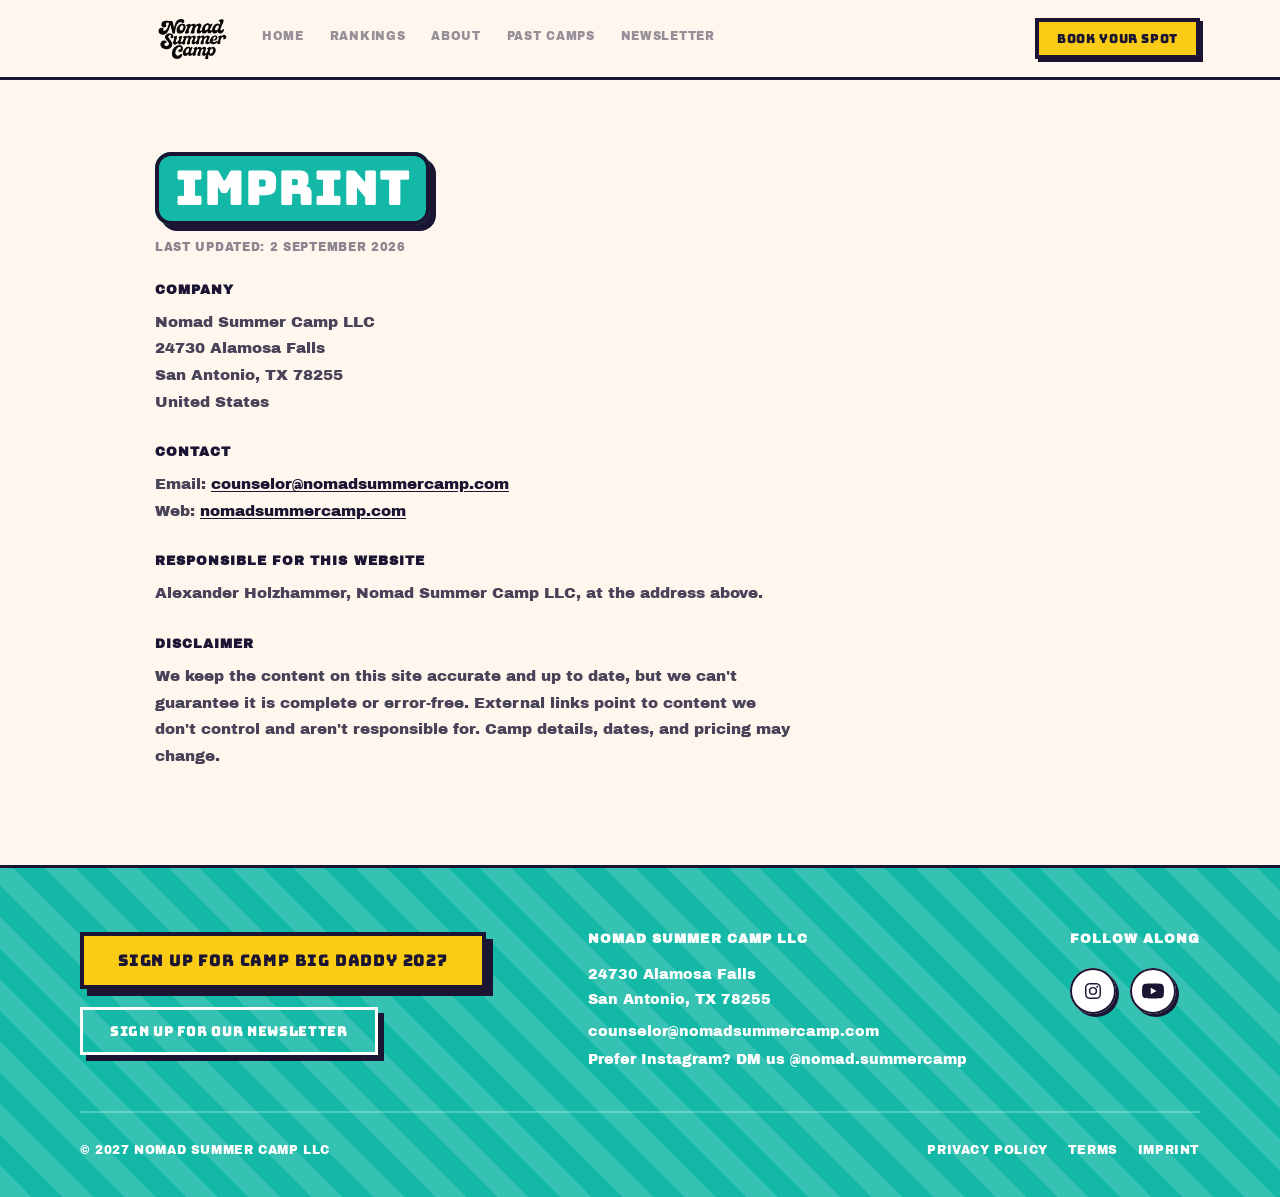
<file: imprint/index.html>
<!DOCTYPE html>
<html lang="en">
<head>
<!-- Google Tag Manager -->
<script>(function(w,d,s,l,i){w[l]=w[l]||[];w[l].push({'gtm.start':
new Date().getTime(),event:'gtm.js'});var f=d.getElementsByTagName(s)[0],
j=d.createElement(s),dl=l!='dataLayer'?'&l='+l:'';j.async=true;j.src=
'https://www.googletagmanager.com/gtm.js?id='+i+dl;f.parentNode.insertBefore(j,f);
})(window,document,'script','dataLayer','GTM-WB3WKB2G');</script>
<!-- End Google Tag Manager -->
  <meta charset="UTF-8">
  <meta name="viewport" content="width=device-width, initial-scale=1.0">
  <title>Imprint | Nomad Summer Camp</title>
  <meta name="description" content="Legal disclosure and company details for Nomad Summer Camp LLC.">
  <link rel="icon" type="image/png" sizes="16x16" href="/favicon-16x16.png">
  <link rel="icon" type="image/png" sizes="32x32" href="/favicon-32x32.png">
  <link rel="icon" type="image/x-icon" href="/favicon.ico">
  <link rel="apple-touch-icon" href="/apple-touch-icon.png">
  <link rel="manifest" href="/site.webmanifest">
  <link rel="preconnect" href="https://fonts.googleapis.com">
  <link rel="preconnect" href="https://fonts.gstatic.com" crossorigin>
  <link href="https://fonts.googleapis.com/css2?family=Bungee&family=Archivo+Black&family=Kalam:wght@300;400;700&display=swap" rel="stylesheet">
  <link rel="stylesheet" href="/css/style.css">
  <script src="/components.js" defer></script>
  <script async src="https://tally.so/widgets/embed.js"></script>
</head>
<body>
<!-- Google Tag Manager (noscript) -->
<noscript><iframe src="https://www.googletagmanager.com/ns.html?id=GTM-WB3WKB2G"
height="0" width="0" style="display:none;visibility:hidden"></iframe></noscript>
<!-- End Google Tag Manager (noscript) -->

  <div id="nav-placeholder"></div>

  <section class="legal">
    <div class="legal__inner">
      <span class="sticker sticker--teal">Imprint</span>
      <p class="legal__meta">Last updated: 2 September 2026</p>

      <div class="legal__block">
        <h2 class="legal__h">Company</h2>
        <address class="legal__body">
          Nomad Summer Camp LLC<br>
          24730 Alamosa Falls<br>
          San Antonio, TX 78255<br>
          United States
        </address>
      </div>

      <div class="legal__block">
        <h2 class="legal__h">Contact</h2>
        <p class="legal__body">
          Email: <a href="mailto:counselor@nomadsummercamp.com">counselor@nomadsummercamp.com</a><br>
          Web: <a href="https://nomadsummercamp.com">nomadsummercamp.com</a>
        </p>
      </div>

      <div class="legal__block">
        <h2 class="legal__h">Responsible for this website</h2>
        <p class="legal__body">Alexander Holzhammer, Nomad Summer Camp LLC, at the address above.</p>
      </div>

      <div class="legal__block">
        <h2 class="legal__h">Disclaimer</h2>
        <p class="legal__body">We keep the content on this site accurate and up to date, but we can't guarantee it is complete or error-free. External links point to content we don't control and aren't responsible for. Camp details, dates, and pricing may change.</p>
      </div>
    </div>
  </section>

  <div id="footer-placeholder"></div>

  <script type="text/javascript" async src="https://subscribe-forms.beehiiv.com/attribution.js"></script>

</body>
</html>
</file>
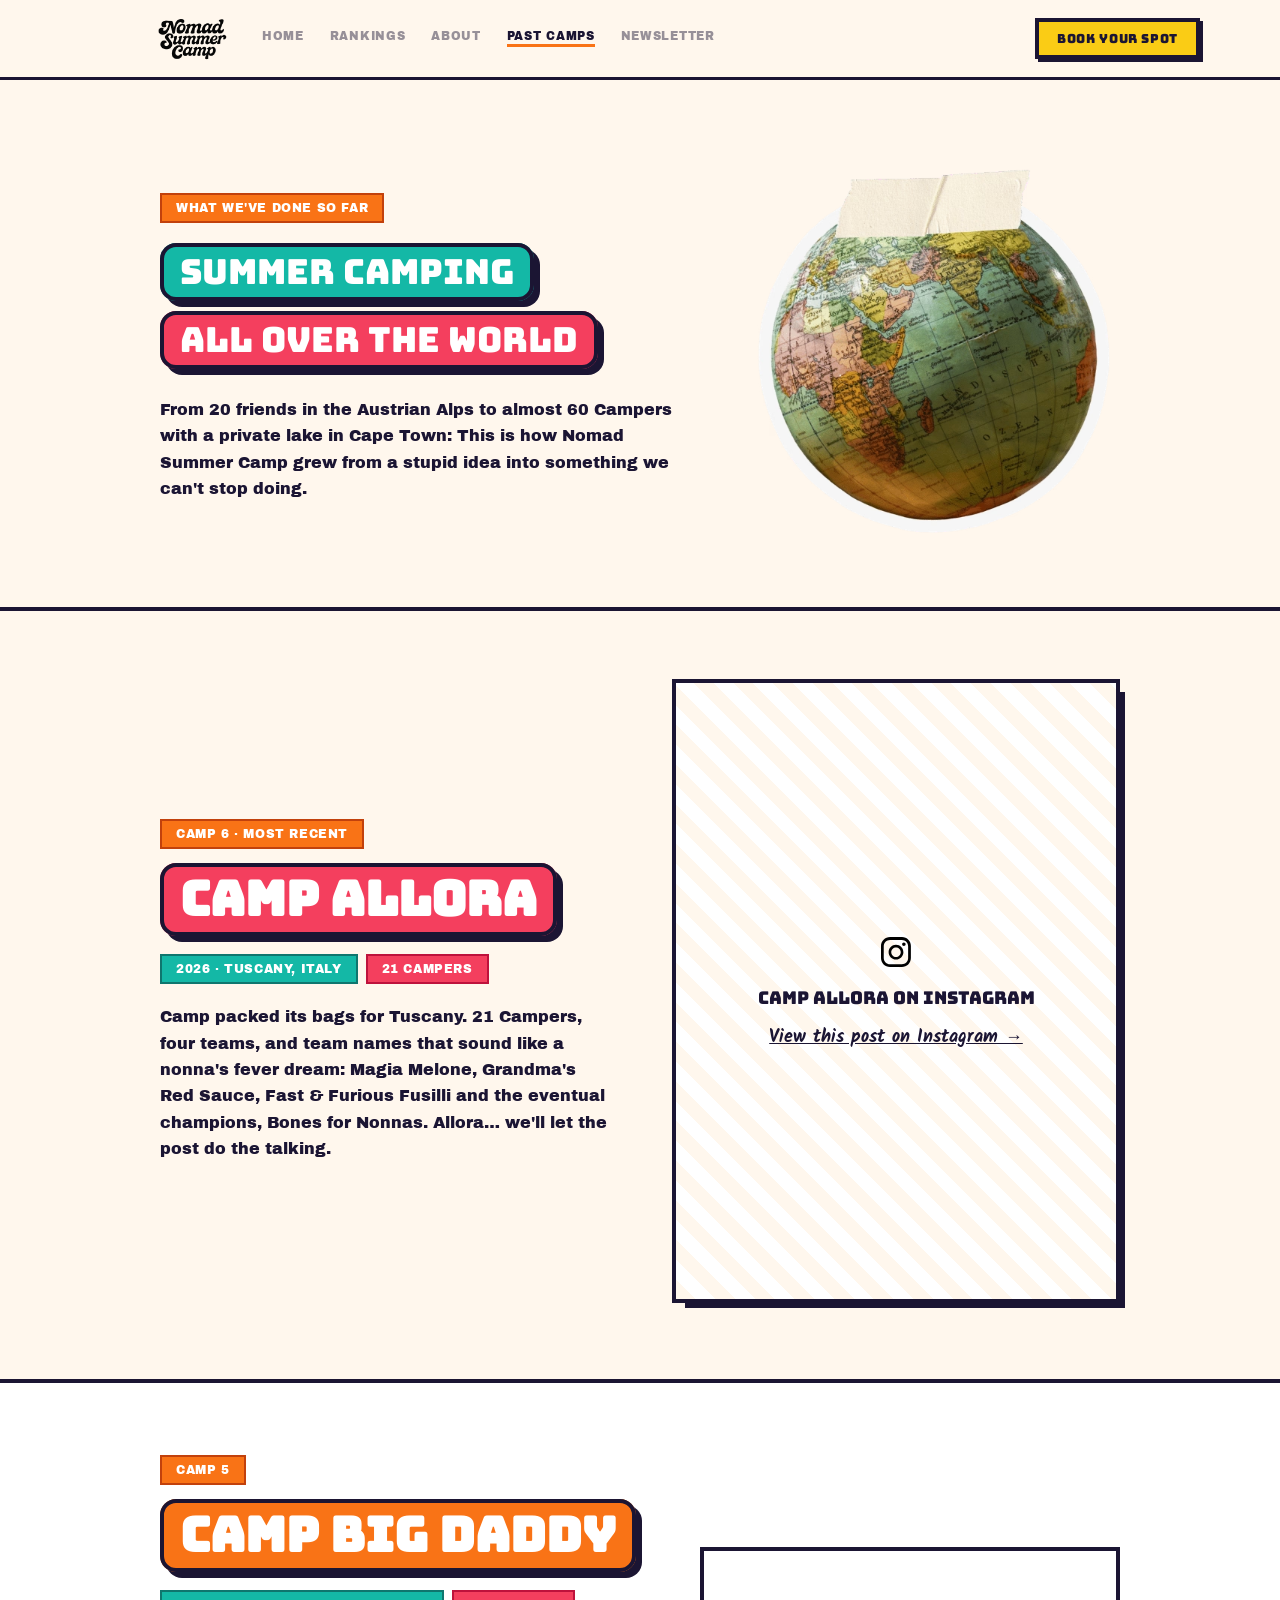
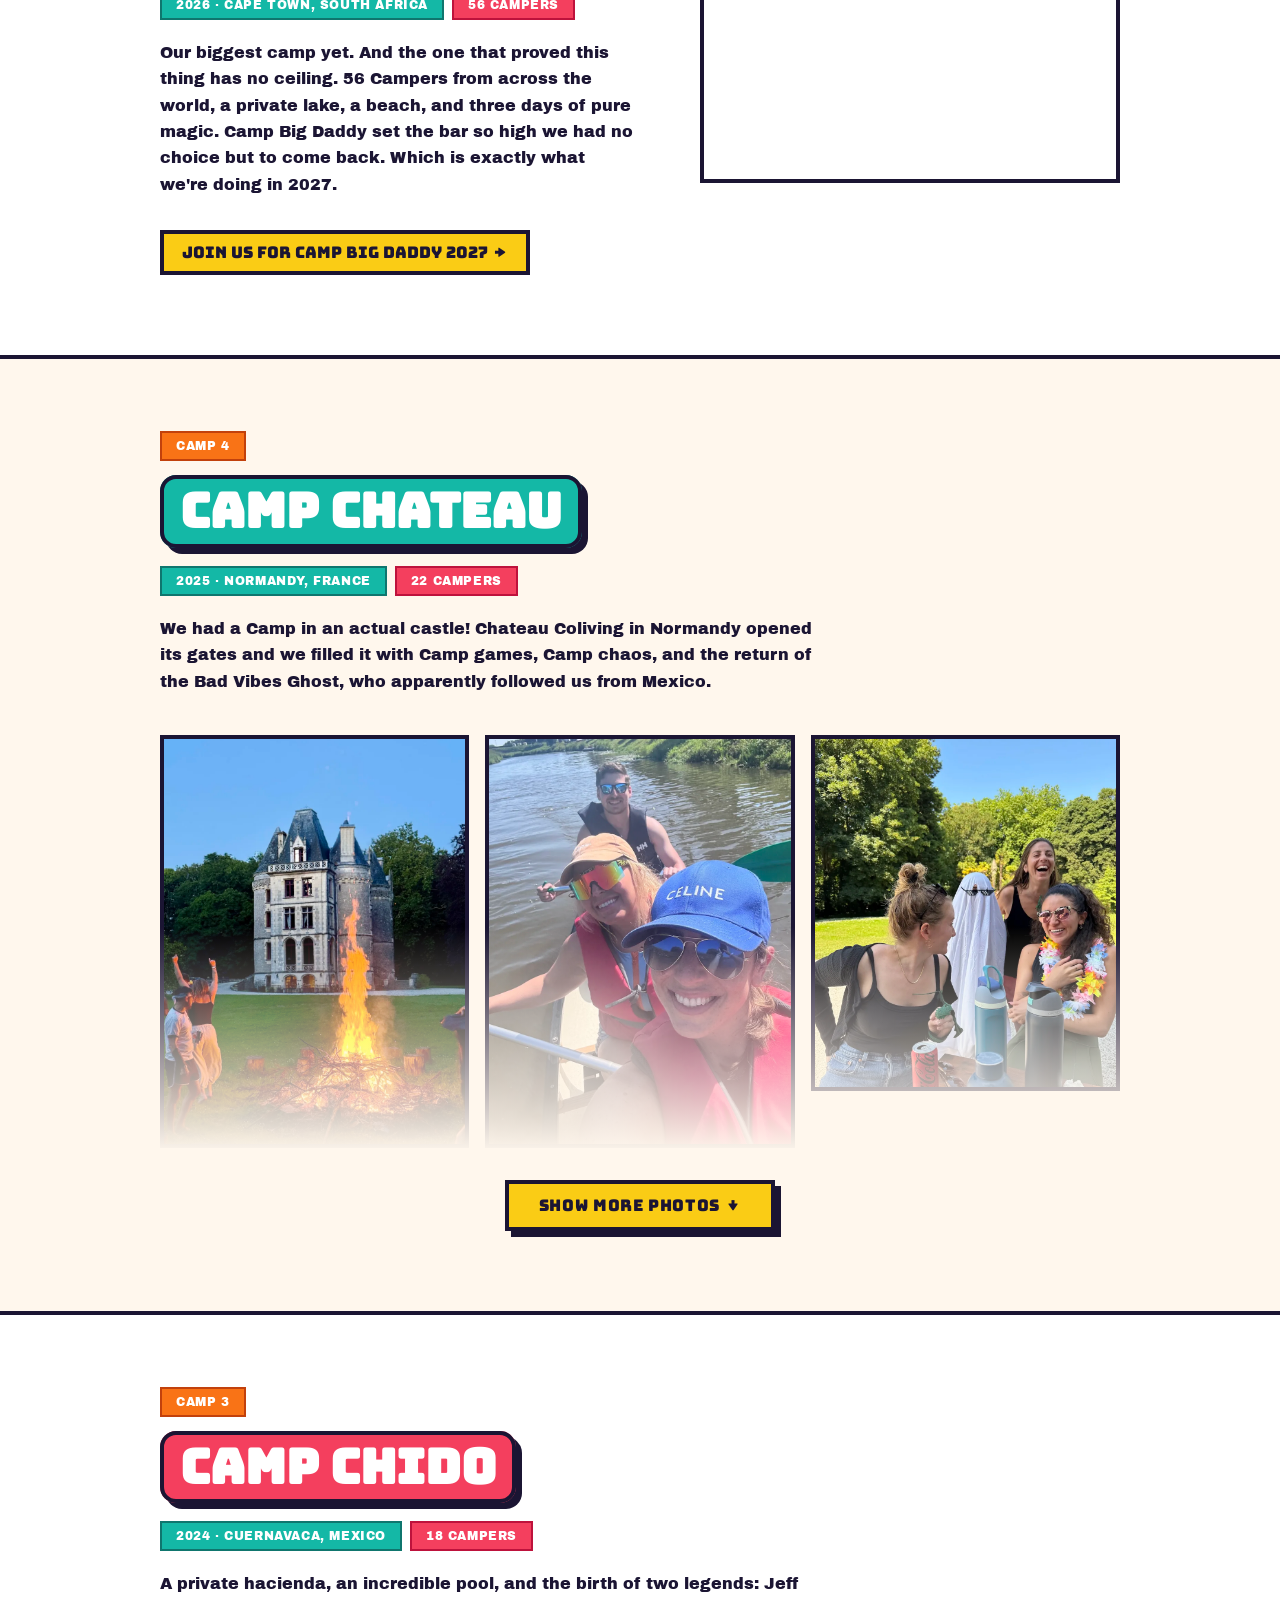
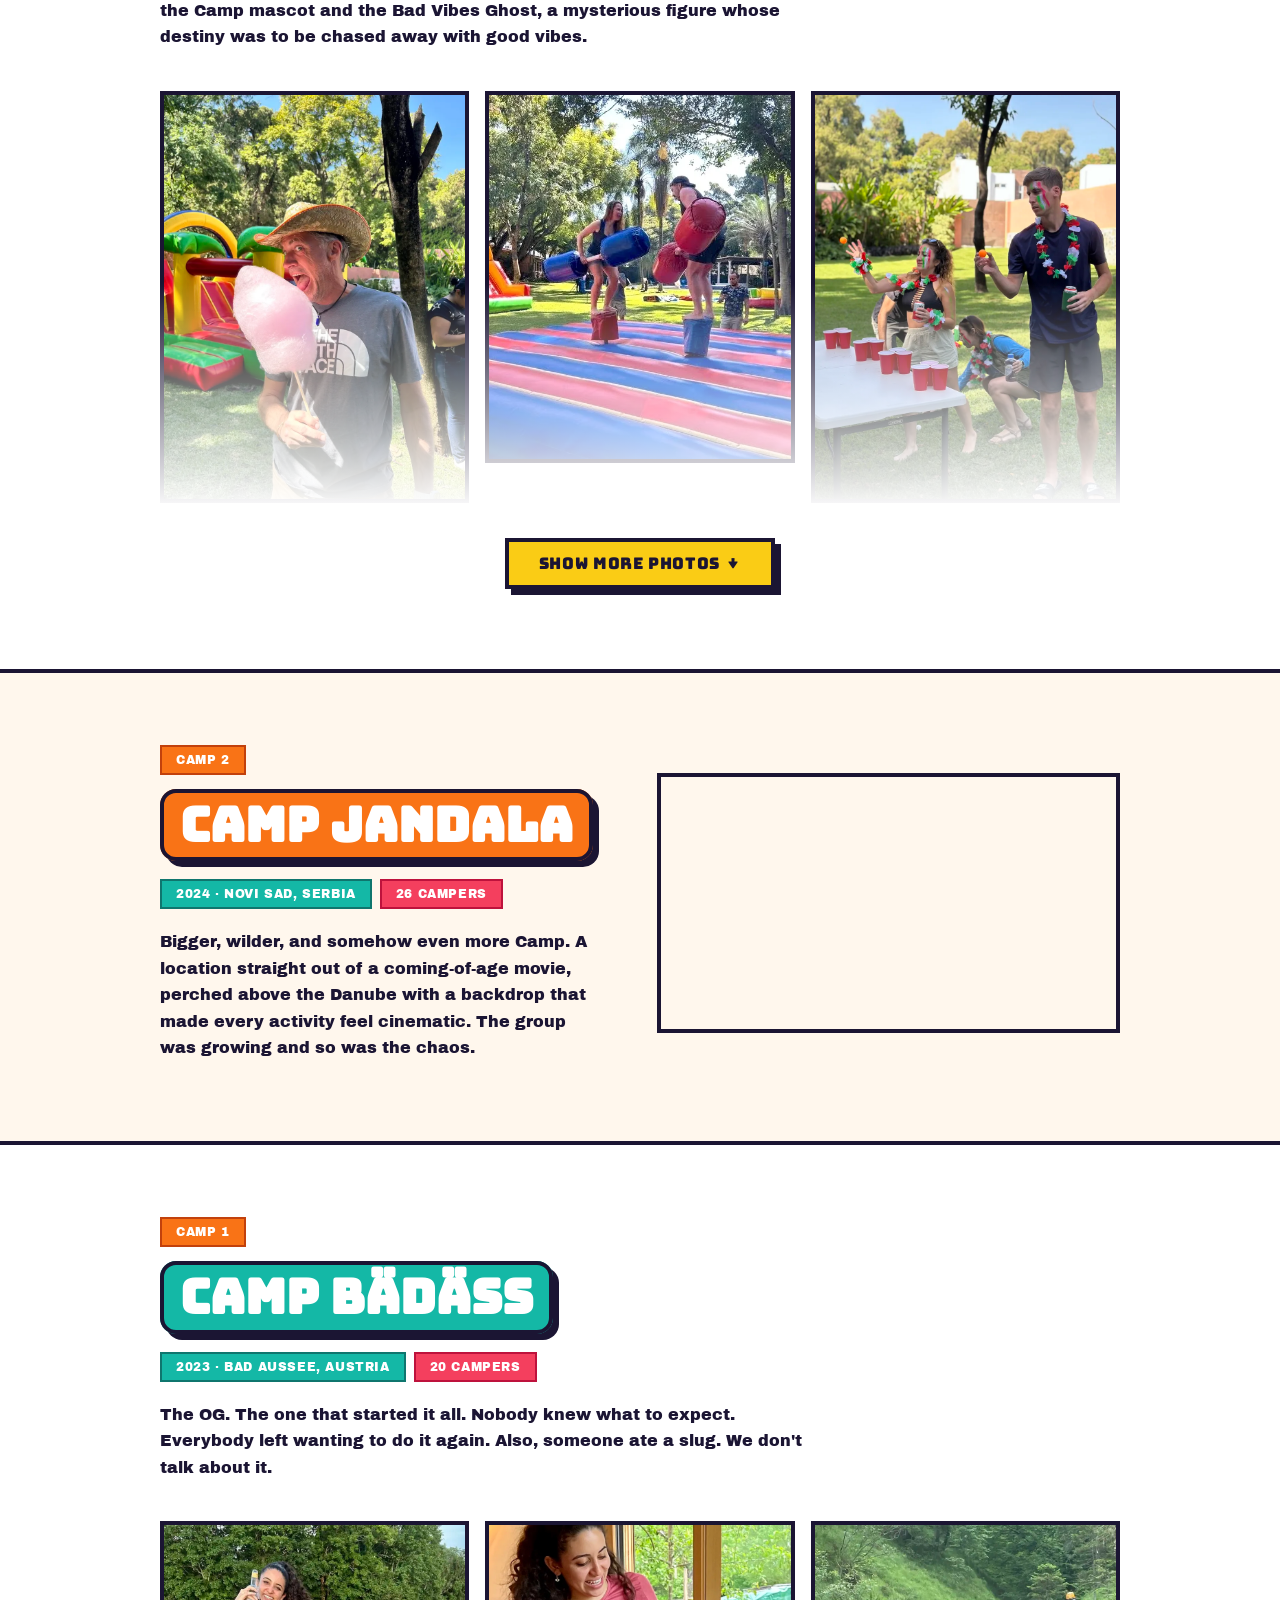
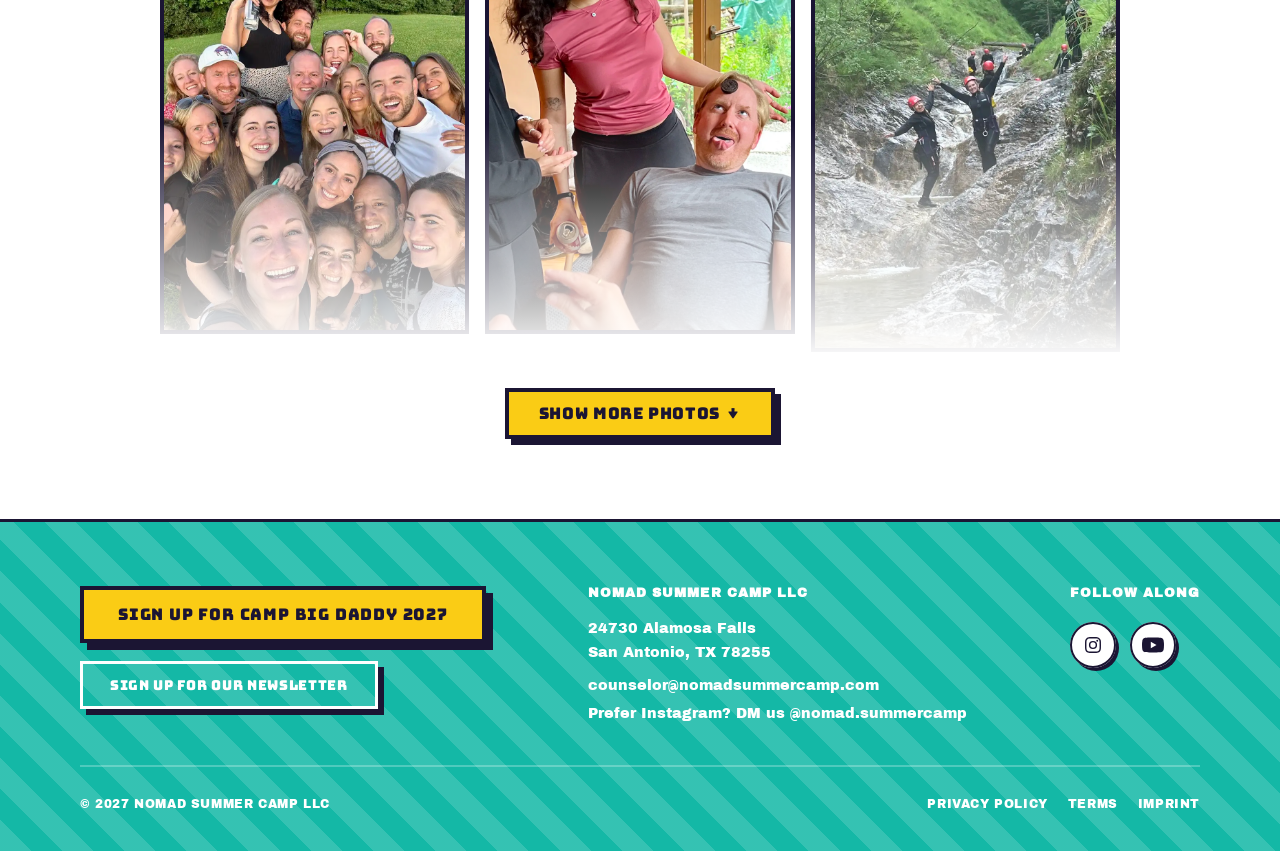
<file: past-camps/index.html>
<!DOCTYPE html>
<html lang="en">
<head>
<!-- Google Tag Manager -->
<script>(function(w,d,s,l,i){w[l]=w[l]||[];w[l].push({'gtm.start':
new Date().getTime(),event:'gtm.js'});var f=d.getElementsByTagName(s)[0],
j=d.createElement(s),dl=l!='dataLayer'?'&l='+l:'';j.async=true;j.src=
'https://www.googletagmanager.com/gtm.js?id='+i+dl;f.parentNode.insertBefore(j,f);
})(window,document,'script','dataLayer','GTM-WB3WKB2G');</script>
<!-- End Google Tag Manager -->
  <meta charset="UTF-8">
  <meta name="viewport" content="width=device-width, initial-scale=1.0">
  <title>Past Camps | Nomad Summer Camp</title>
  <link rel="icon" type="image/png" sizes="16x16" href="/favicon-16x16.png">
  <link rel="icon" type="image/png" sizes="32x32" href="/favicon-32x32.png">
  <link rel="icon" type="image/x-icon" href="/favicon.ico">
  <link rel="apple-touch-icon" href="/apple-touch-icon.png">
  <link rel="manifest" href="/site.webmanifest">
  <link rel="preconnect" href="https://fonts.googleapis.com">
  <link rel="preconnect" href="https://fonts.gstatic.com" crossorigin>
  <link href="https://fonts.googleapis.com/css2?family=Bungee&family=Archivo+Black&family=Kalam:wght@300;400;700&display=swap" rel="stylesheet">
  <link rel="stylesheet" href="/css/style.css">
  <script src="/components.js" defer></script>
  <script async src="https://tally.so/widgets/embed.js"></script>
  <style>
    /* ── Past Camps ── */
    .pc-hero {
      background: var(--color-cream);
      padding: 80px 160px 72px;
    }
    /* Photo is a desktop-only flourish — hidden on tablet and mobile. */
    .pc-hero__media { display: none; }
    .pc-hero__eyebrow {
      display: inline-block;
      margin-bottom: 20px;
    }
    .pc-hero__headlines {
      display: flex;
      flex-direction: column;
      align-items: flex-start;
      gap: 10px;
      margin-bottom: 28px;
    }
    .pc-hero__sub {
      font-family: var(--font-body);
      font-size: 1rem;
      color: var(--color-dark);
      max-width: 580px;
      line-height: 1.65;
    }

    /* Desktop: headline + copy on the left, the hero photo on the right.
       The photo already carries its own tape + tilt, so it gets no frame
       or shadow of ours. Columns are capped and the pair is centred so
       the photo sits toward the middle rather than hard against the edge.
       Headline scales with its column so "all over the world" still fits. */
    @media (min-width: 1101px) {
      .pc-hero {
        display: grid;
        grid-template-columns: minmax(0, 600px) auto;
        gap: 48px;
        justify-content: center;
        align-items: center;
      }
      .pc-hero__text { min-width: 0; }
      .pc-hero__text .sticker { font-size: clamp(1.7rem, 2.7vw, 2.5rem); }
      .pc-hero__media { display: flex; }
      .pc-hero__img {
        width: clamp(300px, 30vw, 375px);
        height: auto;
        display: block;
      }
    }

    /* ── Camp section ── */
    .pc-camp {
      padding: 72px 160px 80px;
      border-top: var(--outline-thick);
      scroll-margin-top: 96px; /* clears the fixed desktop header when "Show less" jumps back here */
    }
    .pc-camp:nth-child(odd)  { background: var(--color-white); --pc-bg: var(--color-white); }
    .pc-camp:nth-child(even) { background: var(--color-cream); --pc-bg: var(--color-cream); }

    .pc-camp__num {
      display: inline-block;
      margin-bottom: 14px;
    }
    .pc-camp__name {
      margin-bottom: 18px;
    }
    .pc-camp__meta {
      display: flex;
      flex-wrap: wrap;
      gap: 8px;
      margin-bottom: 20px;
    }
    .pc-camp__desc {
      font-family: var(--font-body);
      font-size: 1rem;
      line-height: 1.65;
      color: var(--color-dark);
      max-width: 660px;
      margin-bottom: 40px;
    }

    /* ── Photo grid ── */
    .pc-camp__grid {
      column-count: 3;
      column-gap: 16px;
      position: relative;
    }
    /* While photos are still collapsed, fade the last visible row into the page */
    .pc-camp__grid:has(.pc-tile--hidden):not(.is-expanded)::after {
      content: "";
      position: absolute;
      left: 0;
      right: 0;
      bottom: -6px;
      height: 55%;
      background: linear-gradient(to bottom, transparent, var(--pc-bg));
      pointer-events: none;
    }
    .pc-tile {
      outline: var(--outline-thick);
      outline-offset: -4px;
      box-shadow: var(--shadow-md) var(--color-dark);
      overflow: hidden;
      break-inside: avoid;
      margin-bottom: 16px;
    }
    .pc-tile img {
      width: 100%;
      height: auto;
      display: block;
    }
    .pc-tile--hidden { display: none; }
    .pc-camp__grid.is-expanded .pc-tile--hidden { display: block; }

    /* Show more button — centered yellow control */
    .pc-camp__show-more {
      display: flex;
      align-items: center;
      gap: 10px;
      margin: 32px auto 0;
      padding: 15px 34px;
      background: var(--color-yellow);
      outline: var(--outline-thick);
      outline-offset: -4px;
      box-shadow: var(--shadow-md);
      font-family: var(--font-display);
      font-size: 1rem;
      text-transform: uppercase;
      letter-spacing: 0.04em;
      color: var(--color-dark);
      border: none;
      cursor: pointer;
      transition: box-shadow 80ms ease, transform 80ms ease;
    }
    .pc-camp__show-more:hover {
      box-shadow: 3px 3px 0 var(--color-dark);
      transform: translate(3px, 3px);
    }

    /* ── Video camp: two-column layout ── */
    .pc-camp--video {
      display: grid;
      grid-template-columns: 1fr 1.5fr;
      column-gap: 64px;
      align-items: center;
    }
    .pc-camp--video .pc-camp__text {
      display: flex;
      flex-direction: column;
      align-items: flex-start;
    }
    .pc-camp--video .pc-camp__desc {
      max-width: 100%;
      margin-bottom: 0;
    }
    .pc-camp__video {
      aspect-ratio: 16 / 9;
      outline: var(--outline-thick);
      outline-offset: -4px;
      box-shadow: var(--shadow-xl) var(--color-dark);
      overflow: hidden;
    }
    .pc-camp__video iframe {
      width: 100%;
      height: 100%;
      display: block;
      border: 0;
    }

    /* ── Instagram camp: same two columns, the post sits centred in the media column ── */
    .pc-camp--social { grid-template-columns: 1fr 1fr; }
    .pc-camp__social {
      min-width: 0;            /* let the grid track shrink below Instagram's 326px min */
      width: 100%;
      max-width: 440px;
      justify-self: center;
    }
    /* Instagram ships its card with inline styles (soft shadow, radius, margin,
       min-width: 326px). Override them so the post is a hard-shadow cutout like
       every other object on the page, and never wider than its column. */
    .pc-camp__social .instagram-media {
      background: var(--color-white) !important;
      border: 0 !important;
      border-radius: 0 !important;
      box-shadow: var(--shadow-xl) !important;
      outline: var(--outline-thick);
      margin: 0 !important;
      min-width: 0 !important;
      max-width: 100% !important;
      width: 100% !important;
    }
    /* Placeholder / no-JS fallback: reserves roughly a portrait post's height so
       the swap to the iframe barely moves the page. */
    blockquote.pc-ig { aspect-ratio: 4 / 5.6; }  /* blockquote only: Instagram sizes its own iframe */
    .pc-ig__fallback {
      height: 100%;
      display: flex;
      flex-direction: column;
      align-items: center;
      justify-content: center;
      gap: 14px;
      padding: 24px;
      text-align: center;
      text-decoration: none;
      color: var(--color-dark);
      background: repeating-linear-gradient(45deg, var(--color-cream) 0 14px, var(--color-white) 14px 28px);
    }
    .pc-ig__fallback-title {
      font-family: var(--font-display);
      font-size: 1.1rem;
    }
    .pc-ig__fallback-cta {
      font-family: var(--font-handwritten);
      font-weight: 700;
      font-size: 1.1rem;
      text-decoration: underline;
    }

    @media (max-width: 1100px) {
      .pc-camp--video {
        grid-template-columns: 1fr;
      }
      .pc-camp--video .pc-camp__desc { margin-bottom: 32px; }
      .pc-camp--video .pc-camp__cta { margin-bottom: 32px; }  /* keep the CTA off the stacked video */
    }

    /* ── Camp 5 CTA ── */
    .pc-camp__cta {
      display: inline-block;
      margin-top: 32px;
      font-family: var(--font-display);
      font-size: 1rem;
      color: var(--color-dark);
      background: var(--color-yellow);
      padding: 12px 22px;
      outline: var(--outline-thick);
      outline-offset: -4px;
      box-shadow: var(--shadow-sm) var(--color-dark);
      text-decoration: none;
    }
    .pc-camp__cta:hover {
      box-shadow: 2px 2px 0 var(--color-dark);
      transform: translate(1px, 1px);
    }

    @media (max-width: 1100px) {
      .pc-hero { padding: 60px 48px 56px; }
      .pc-camp { padding: 56px 48px 64px; }
      .pc-camp__grid { column-count: 2; }
    }
    @media (max-width: 768px) {
      .pc-hero { padding: 48px 24px 40px; }
      .pc-camp { padding: 48px 24px 56px; }
      .pc-camp__grid { column-count: 1; }
    }
  </style>
</head>
<body>
<!-- Google Tag Manager (noscript) -->
<noscript><iframe src="https://www.googletagmanager.com/ns.html?id=GTM-WB3WKB2G"
height="0" width="0" style="display:none;visibility:hidden"></iframe></noscript>
<!-- End Google Tag Manager (noscript) -->

  <div id="nav-placeholder"></div>

  <!-- Hero -->
  <section class="pc-hero">
    <div class="pc-hero__text">
      <span class="info-tag info-tag--orange pc-hero__eyebrow">What we've done so far</span>
      <div class="pc-hero__headlines">
        <span class="sticker sticker--teal">Summer Camping</span>
        <span class="sticker sticker--pink">all over the world</span>
      </div>
      <p class="pc-hero__sub">From 20 friends in the Austrian Alps to almost 60 Campers with a private lake in Cape Town: This is how Nomad Summer Camp grew from a stupid idea into something we can't stop doing.</p>
    </div>
    <div class="pc-hero__media">
      <img src="/pastcamps-hero.avif" alt="Campers at past Nomad Summer Camps" class="pc-hero__img">
    </div>
  </section>

  <!-- Camp 6: Allora (Instagram post) — newest first, so it leads the list -->
  <section class="pc-camp pc-camp--video pc-camp--social">
    <div class="pc-camp__text">
      <div><span class="info-tag info-tag--orange pc-camp__num">Camp 6 · Most Recent</span></div>
      <h2 class="sticker sticker--pink pc-camp__name">Camp Allora</h2>
      <div class="pc-camp__meta">
        <span class="info-tag info-tag--teal">2026 · Tuscany, Italy</span>
        <span class="info-tag info-tag--pink">21 Campers</span>
      </div>
      <p class="pc-camp__desc">Camp packed its bags for Tuscany. 21 Campers, four teams, and team names that sound like a nonna's fever dream: Magia Melone, Grandma's Red Sauce, Fast &amp; Furious Fusilli and the eventual champions, Bones for Nonnas. Allora&hellip; we'll let the post do the talking.</p>
    </div>
    <div class="pc-camp__social">
      <!-- Instagram's official embed. The blockquote is the no-JS fallback
           (a plain link to the post); /embed.js swaps it for an iframe.
           The script is loaded once, only as this section nears the viewport. -->
      <blockquote class="instagram-media pc-ig" data-instgrm-permalink="https://www.instagram.com/p/DbGe2uwqAFr/" data-instgrm-version="14">
        <a class="pc-ig__fallback" href="https://www.instagram.com/p/DbGe2uwqAFr/" target="_blank" rel="noopener">
          <img src="/instagram.svg" alt="" aria-hidden="true" width="40" height="40">
          <span class="pc-ig__fallback-title">Camp Allora on Instagram</span>
          <span class="pc-ig__fallback-cta">View this post on Instagram →</span>
        </a>
      </blockquote>
    </div>
  </section>

  <!-- Camp 5: Big Daddy (video + CTA) -->
  <section class="pc-camp pc-camp--video">
    <div class="pc-camp__text">
      <div><span class="info-tag info-tag--orange pc-camp__num">Camp 5</span></div>
      <h2 class="sticker sticker--orange pc-camp__name">Camp Big Daddy</h2>
      <div class="pc-camp__meta">
        <span class="info-tag info-tag--teal">2026 · Cape Town, South Africa</span>
        <span class="info-tag info-tag--pink">56 Campers</span>
      </div>
      <p class="pc-camp__desc">Our biggest camp yet. And the one that proved this thing has no ceiling. 56 Campers from across the world, a private lake, a beach, and three days of pure magic. Camp Big Daddy set the bar so high we had no choice but to come back. Which is exactly what we're doing in 2027.</p>
      <a class="pc-camp__cta" href="/">Join us for Camp Big Daddy 2027 →</a>
    </div>
    <div class="pc-camp__video">
      <iframe src="https://www.youtube.com/embed/j8RlL1rbtu0" title="Camp Big Daddy" allow="accelerometer; autoplay; clipboard-write; encrypted-media; gyroscope; picture-in-picture" allowfullscreen></iframe>
    </div>
  </section>

  <!-- Camp 4: Chateau -->
  <section class="pc-camp">
    <div><span class="info-tag info-tag--orange pc-camp__num">Camp 4</span></div>
    <h2 class="sticker sticker--teal pc-camp__name">Camp Chateau</h2>
    <div class="pc-camp__meta">
      <span class="info-tag info-tag--teal">2025 · Normandy, France</span>
      <span class="info-tag info-tag--pink">22 Campers</span>
    </div>
    <p class="pc-camp__desc">We had a Camp in an actual castle! Chateau Coliving in Normandy opened its gates and we filled it with Camp games, Camp chaos, and the return of the Bad Vibes Ghost, who apparently followed us from Mexico.</p>
    <div class="pc-camp__grid">
      <div class="pc-tile"><img src="/camp-chateau-1.webp" alt="Camp Chateau"></div>
      <div class="pc-tile"><img src="/camp-chateau-2.webp" alt="Camp Chateau"></div>
      <div class="pc-tile"><img src="/camp-chateau-3.webp" alt="Camp Chateau"></div>
      <div class="pc-tile pc-tile--hidden"><img src="/camp-chateau-4.webp" alt="Camp Chateau"></div>
      <div class="pc-tile pc-tile--hidden"><img src="/camp-chateau-5.webp" alt="Camp Chateau"></div>
      <div class="pc-tile pc-tile--hidden"><img src="/camp-chateau-6.webp" alt="Camp Chateau"></div>
      <div class="pc-tile pc-tile--hidden"><img src="/camp-chateau-7.webp" alt="Camp Chateau"></div>
      <div class="pc-tile pc-tile--hidden"><img src="/camp-chateau-8.webp" alt="Camp Chateau"></div>
    </div>
    <button class="pc-camp__show-more">Show more photos ↓</button>
  </section>

  <!-- Camp 3: Chido -->
  <section class="pc-camp">
    <div><span class="info-tag info-tag--orange pc-camp__num">Camp 3</span></div>
    <h2 class="sticker sticker--pink pc-camp__name">Camp Chido</h2>
    <div class="pc-camp__meta">
      <span class="info-tag info-tag--teal">2024 · Cuernavaca, Mexico</span>
      <span class="info-tag info-tag--pink">18 Campers</span>
    </div>
    <p class="pc-camp__desc">A private hacienda, an incredible pool, and the birth of two legends: Jeff the Camp mascot and the Bad Vibes Ghost, a mysterious figure whose destiny was to be chased away with good vibes.</p>
    <div class="pc-camp__grid">
      <div class="pc-tile"><img src="/camp-chido-1.webp" alt="Camp Chido"></div>
      <div class="pc-tile"><img src="/camp-chido-2.webp" alt="Camp Chido"></div>
      <div class="pc-tile"><img src="/camp-chido-3.webp" alt="Camp Chido"></div>
      <div class="pc-tile pc-tile--hidden"><img src="/camp-chido-4.webp" alt="Camp Chido"></div>
      <div class="pc-tile pc-tile--hidden"><img src="/camp-chido-5.webp" alt="Camp Chido"></div>
      <div class="pc-tile pc-tile--hidden"><img src="/camp-chido-6.webp" alt="Camp Chido"></div>
      <div class="pc-tile pc-tile--hidden"><img src="/camp-chido-7.webp" alt="Camp Chido"></div>
      <div class="pc-tile pc-tile--hidden"><img src="/camp-chido-8.webp" alt="Camp Chido"></div>
      <div class="pc-tile pc-tile--hidden"><img src="/camp-chido-9.webp" alt="Camp Chido"></div>
    </div>
    <button class="pc-camp__show-more">Show more photos ↓</button>
  </section>

  <!-- Camp 2: Jandala (video) -->
  <section class="pc-camp pc-camp--video">
    <div class="pc-camp__text">
      <div><span class="info-tag info-tag--orange pc-camp__num">Camp 2</span></div>
      <h2 class="sticker sticker--orange pc-camp__name">Camp Jandala</h2>
      <div class="pc-camp__meta">
        <span class="info-tag info-tag--teal">2024 · Novi Sad, Serbia</span>
        <span class="info-tag info-tag--pink">26 Campers</span>
      </div>
      <p class="pc-camp__desc">Bigger, wilder, and somehow even more Camp. A location straight out of a coming-of-age movie, perched above the Danube with a backdrop that made every activity feel cinematic. The group was growing and so was the chaos.</p>
    </div>
    <div class="pc-camp__video">
      <iframe src="https://www.youtube.com/embed/fBdpiWri76U" title="Camp Jandala" allow="accelerometer; autoplay; clipboard-write; encrypted-media; gyroscope; picture-in-picture" allowfullscreen></iframe>
    </div>
  </section>

  <!-- Camp 1: Bädäss -->
  <section class="pc-camp">
    <div><span class="info-tag info-tag--orange pc-camp__num">Camp 1</span></div>
    <h2 class="sticker sticker--teal pc-camp__name">Camp Bädäss</h2>
    <div class="pc-camp__meta">
      <span class="info-tag info-tag--teal">2023 · Bad Aussee, Austria</span>
      <span class="info-tag info-tag--pink">20 Campers</span>
    </div>
    <p class="pc-camp__desc">The OG. The one that started it all. Nobody knew what to expect. Everybody left wanting to do it again. Also, someone ate a slug. We don't talk about it.</p>
    <div class="pc-camp__grid">
      <div class="pc-tile"><img src="/camp-baedaess-1.webp" alt="Camp Bädäss"></div>
      <div class="pc-tile"><img src="/camp-baedaess-2.webp" alt="Camp Bädäss"></div>
      <div class="pc-tile"><img src="/camp-baedaess-3.webp" alt="Camp Bädäss"></div>
      <div class="pc-tile pc-tile--hidden"><img src="/camp-baedaess-4.webp" alt="Camp Bädäss"></div>
      <div class="pc-tile pc-tile--hidden"><img src="/camp-baedaess-5.webp" alt="Camp Bädäss"></div>
      <div class="pc-tile pc-tile--hidden"><img src="/camp-baedaess-6.webp" alt="Camp Bädäss"></div>
      <div class="pc-tile pc-tile--hidden"><img src="/camp-baedaess-7.webp" alt="Camp Bädäss"></div>
      <div class="pc-tile pc-tile--hidden"><img src="/camp-baedaess-8.webp" alt="Camp Bädäss"></div>
      <div class="pc-tile pc-tile--hidden"><img src="/camp-baedaess-9.webp" alt="Camp Bädäss"></div>
    </div>
    <button class="pc-camp__show-more">Show more photos ↓</button>
  </section>

  <script>
    document.querySelectorAll('.pc-camp__show-more').forEach(btn => {
      const grid = btn.previousElementSibling;
      btn.addEventListener('click', () => {
        const expanded = grid.classList.toggle('is-expanded');
        btn.textContent = expanded ? 'Show less photos ↑' : 'Show more photos ↓';
        if (!expanded) {
          grid.closest('.pc-camp').scrollIntoView({ behavior: 'smooth', block: 'start' });
        }
      });
    });

    /* Instagram embed: load Instagram's embed.js once, only when the post
       nears the viewport. Until then (or if the script is blocked) the
       blockquote's plain link to the post stays visible. */
    (function () {
      const post = document.querySelector('.pc-camp__social .instagram-media');
      if (!post) return;
      let loaded = false;
      function load() {
        if (loaded) return;
        loaded = true;
        if (window.instgrm) { window.instgrm.Embeds.process(); return; }
        const s = document.createElement('script');
        s.async = true;
        s.src = 'https://www.instagram.com/embed.js';
        document.body.appendChild(s);
      }
      if (!('IntersectionObserver' in window)) { load(); return; }
      const io = new IntersectionObserver(entries => {
        if (entries.some(e => e.isIntersecting)) { io.disconnect(); load(); }
      }, { rootMargin: '600px 0px' });
      io.observe(post);
    })();
  </script>

  <div id="footer-placeholder"></div>

  <script type="text/javascript" async src="https://subscribe-forms.beehiiv.com/attribution.js"></script>

</body>
</html>
</file>
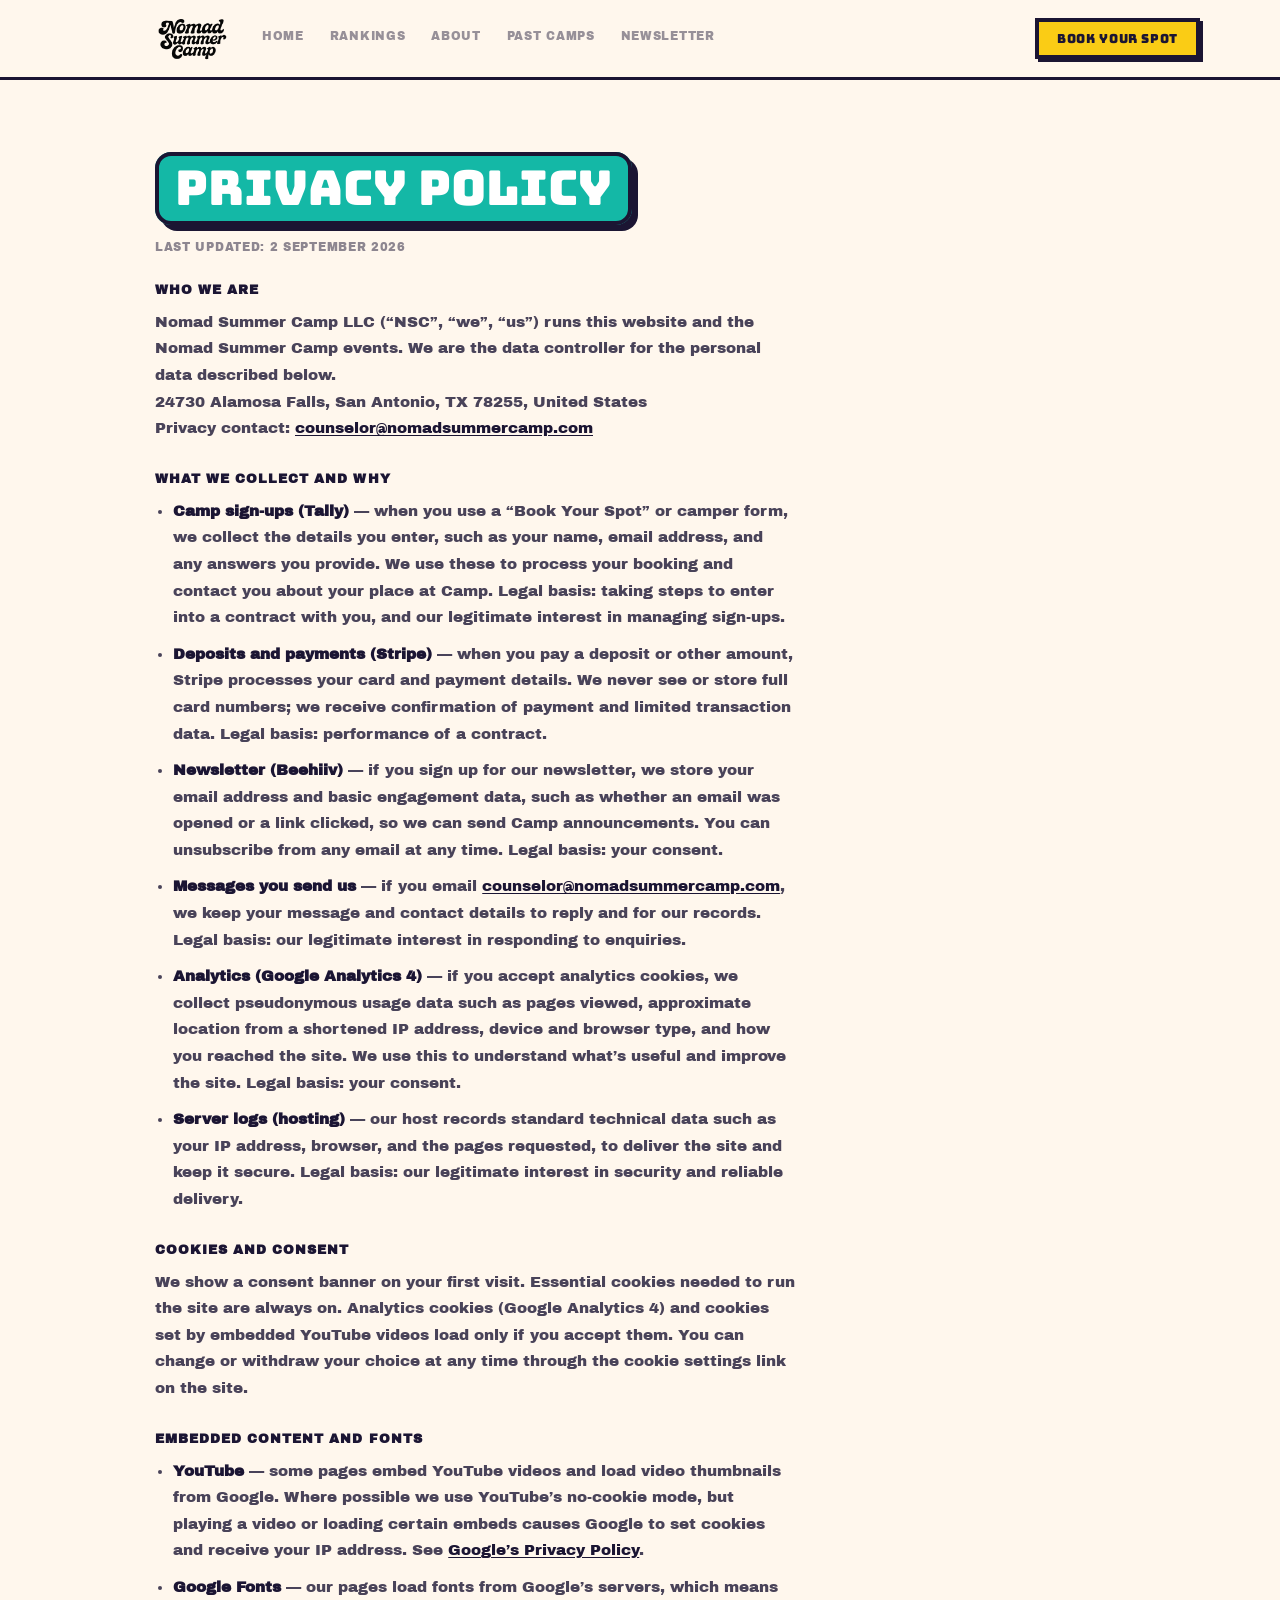
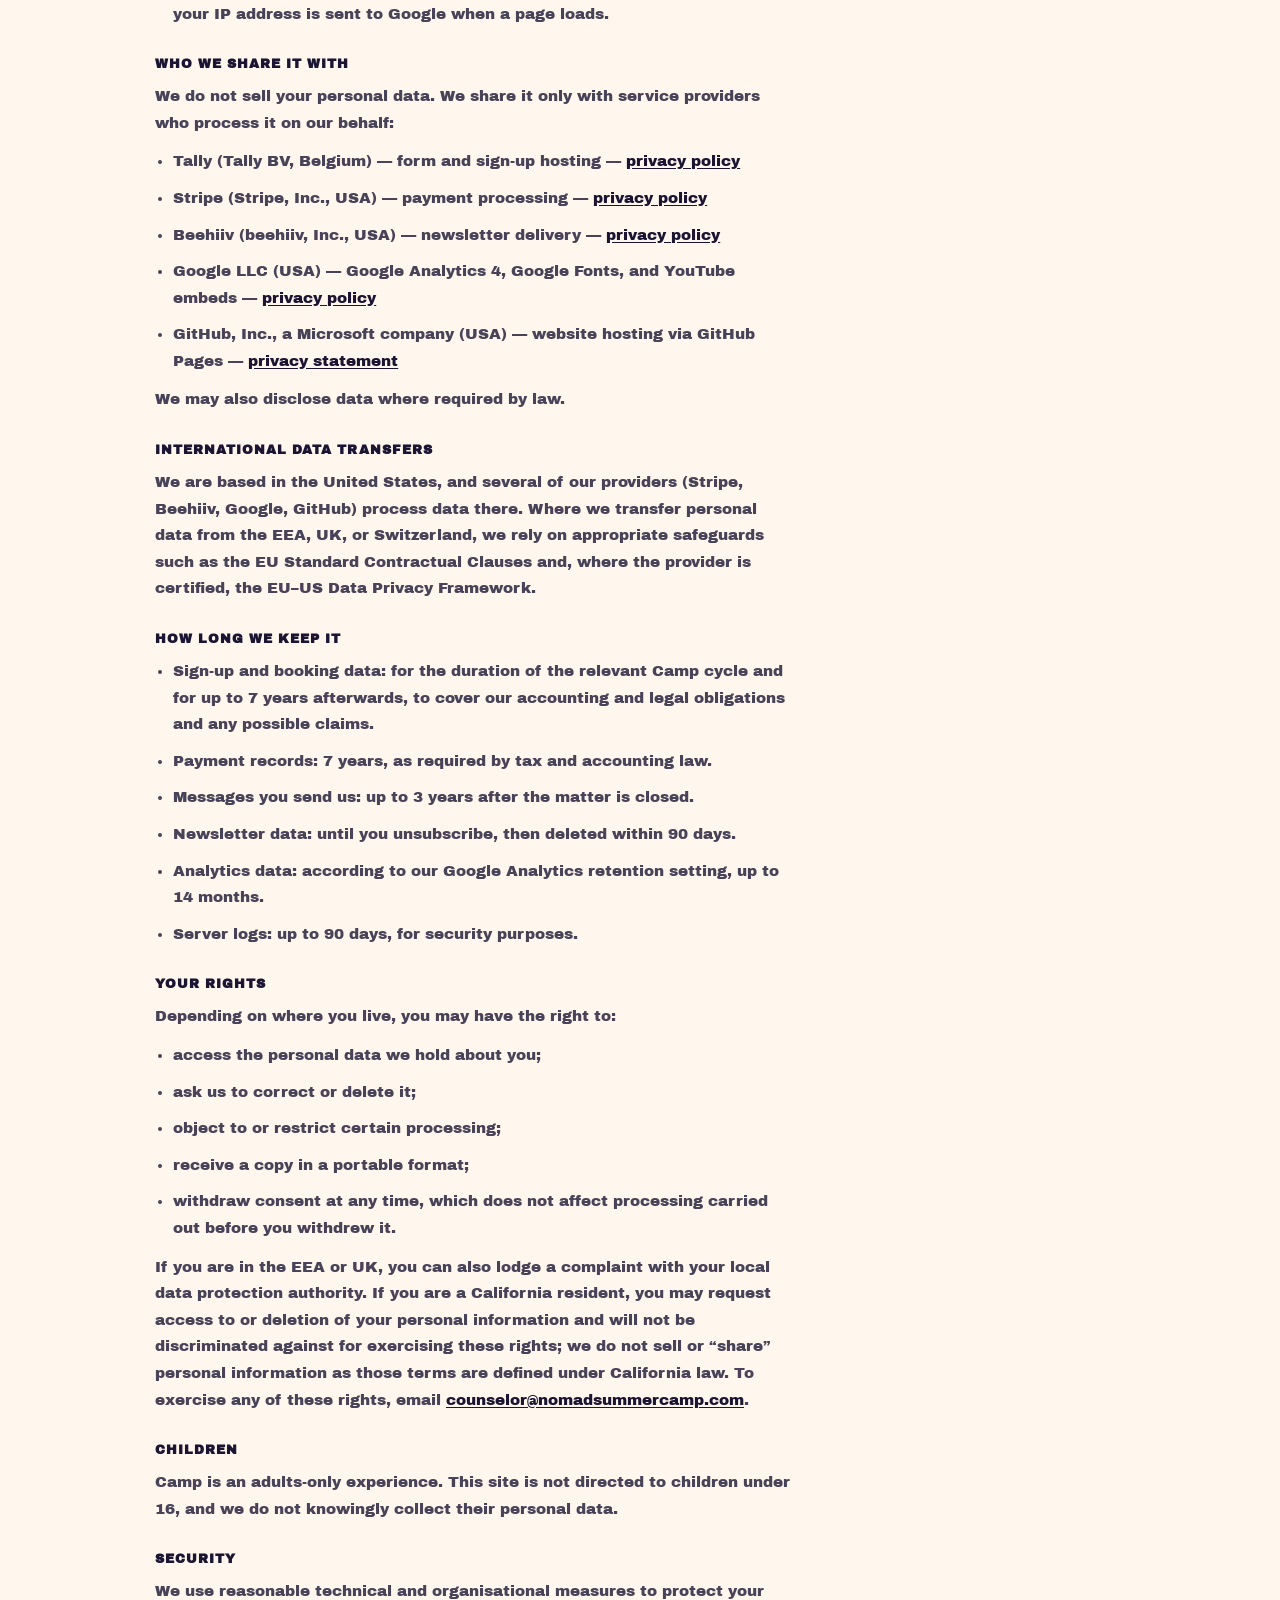
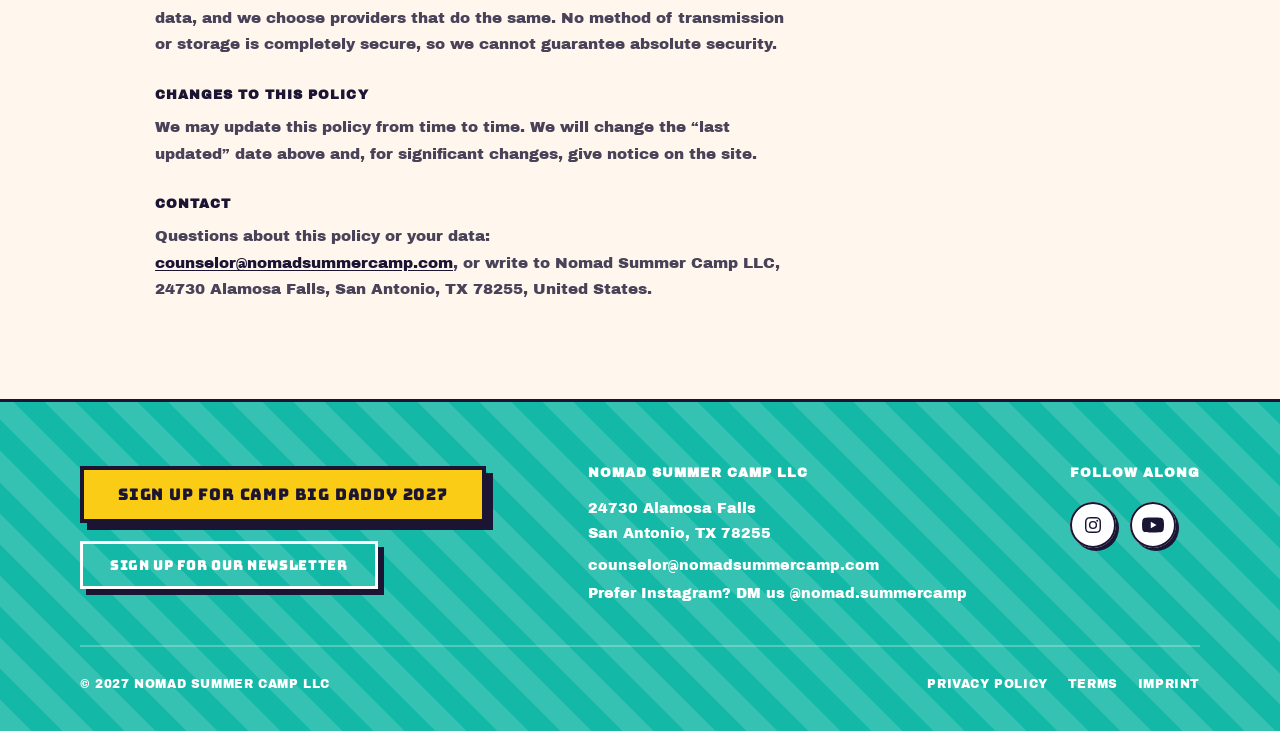
<file: privacy/index.html>
<!DOCTYPE html>
<html lang="en">
<head>
<!-- Google Tag Manager -->
<script>(function(w,d,s,l,i){w[l]=w[l]||[];w[l].push({'gtm.start':
new Date().getTime(),event:'gtm.js'});var f=d.getElementsByTagName(s)[0],
j=d.createElement(s),dl=l!='dataLayer'?'&l='+l:'';j.async=true;j.src=
'https://www.googletagmanager.com/gtm.js?id='+i+dl;f.parentNode.insertBefore(j,f);
})(window,document,'script','dataLayer','GTM-WB3WKB2G');</script>
<!-- End Google Tag Manager -->
  <meta charset="UTF-8">
  <meta name="viewport" content="width=device-width, initial-scale=1.0">
  <title>Privacy Policy | Nomad Summer Camp</title>
  <meta name="description" content="How Nomad Summer Camp LLC collects, uses, and protects your personal data.">
  <link rel="icon" type="image/png" sizes="16x16" href="/favicon-16x16.png">
  <link rel="icon" type="image/png" sizes="32x32" href="/favicon-32x32.png">
  <link rel="icon" type="image/x-icon" href="/favicon.ico">
  <link rel="apple-touch-icon" href="/apple-touch-icon.png">
  <link rel="manifest" href="/site.webmanifest">
  <link rel="preconnect" href="https://fonts.googleapis.com">
  <link rel="preconnect" href="https://fonts.gstatic.com" crossorigin>
  <link href="https://fonts.googleapis.com/css2?family=Bungee&family=Archivo+Black&family=Kalam:wght@300;400;700&display=swap" rel="stylesheet">
  <link rel="stylesheet" href="/css/style.css">
  <script src="/components.js" defer></script>
  <script async src="https://tally.so/widgets/embed.js"></script>
</head>
<body>
<!-- Google Tag Manager (noscript) -->
<noscript><iframe src="https://www.googletagmanager.com/ns.html?id=GTM-WB3WKB2G"
height="0" width="0" style="display:none;visibility:hidden"></iframe></noscript>
<!-- End Google Tag Manager (noscript) -->

  <div id="nav-placeholder"></div>

  <section class="legal">
    <div class="legal__inner">
      <span class="sticker sticker--teal">Privacy Policy</span>
      <p class="legal__meta">Last updated: 2 September 2026</p>

      <div class="legal__block">
        <h2 class="legal__h">Who we are</h2>
        <p class="legal__body">
          Nomad Summer Camp LLC (&ldquo;NSC&rdquo;, &ldquo;we&rdquo;, &ldquo;us&rdquo;) runs this website and
          the Nomad Summer Camp events. We are the data controller for the personal data
          described below.<br>
          24730 Alamosa Falls, San Antonio, TX 78255, United States<br>
          Privacy contact: <a href="mailto:counselor@nomadsummercamp.com">counselor@nomadsummercamp.com</a>
        </p>
      </div>

      <div class="legal__block">
        <h2 class="legal__h">What we collect and why</h2>
        <ul class="legal__body">
          <li><strong>Camp sign-ups (Tally)</strong> &mdash; when you use a &ldquo;Book Your Spot&rdquo; or camper
            form, we collect the details you enter, such as your name, email address, and any answers
            you provide. We use these to process your booking and contact you about your place at Camp.
            Legal basis: taking steps to enter into a contract with you, and our legitimate interest in
            managing sign-ups.</li>
          <li><strong>Deposits and payments (Stripe)</strong> &mdash; when you pay a deposit or other amount,
            Stripe processes your card and payment details. We never see or store full card numbers; we
            receive confirmation of payment and limited transaction data. Legal basis: performance of a
            contract.</li>
          <li><strong>Newsletter (Beehiiv)</strong> &mdash; if you sign up for our newsletter, we store your
            email address and basic engagement data, such as whether an email was opened or a link
            clicked, so we can send Camp announcements. You can unsubscribe from any email at any time.
            Legal basis: your consent.</li>
          <li><strong>Messages you send us</strong> &mdash; if you email
            <a href="mailto:counselor@nomadsummercamp.com">counselor@nomadsummercamp.com</a>, we keep your
            message and contact details to reply and for our records. Legal basis: our legitimate
            interest in responding to enquiries.</li>
          <li><strong>Analytics (Google Analytics 4)</strong> &mdash; if you accept analytics cookies, we
            collect pseudonymous usage data such as pages viewed, approximate location from a shortened
            IP address, device and browser type, and how you reached the site. We use this to understand
            what&rsquo;s useful and improve the site. Legal basis: your consent.</li>
          <li><strong>Server logs (hosting)</strong> &mdash; our host records standard technical data such as
            your IP address, browser, and the pages requested, to deliver the site and keep it secure.
            Legal basis: our legitimate interest in security and reliable delivery.</li>
        </ul>
      </div>

      <div class="legal__block">
        <h2 class="legal__h">Cookies and consent</h2>
        <p class="legal__body">
          We show a consent banner on your first visit. Essential cookies needed to run the site are
          always on. Analytics cookies (Google Analytics 4) and cookies set by embedded YouTube videos
          load only if you accept them. You can change or withdraw your choice at any time through the
          cookie settings link on the site.
        </p>
      </div>

      <div class="legal__block">
        <h2 class="legal__h">Embedded content and fonts</h2>
        <ul class="legal__body">
          <li><strong>YouTube</strong> &mdash; some pages embed YouTube videos and load video thumbnails from
            Google. Where possible we use YouTube&rsquo;s no-cookie mode, but playing a video or loading
            certain embeds causes Google to set cookies and receive your IP address. See
            <a href="https://policies.google.com/privacy">Google&rsquo;s Privacy Policy</a>.</li>
          <li><strong>Google Fonts</strong> &mdash; our pages load fonts from Google&rsquo;s servers, which means
            your IP address is sent to Google when a page loads.
            <!-- TODO: we plan to self-host these to remove the transfer -->
          </li>
        </ul>
      </div>

      <div class="legal__block">
        <h2 class="legal__h">Who we share it with</h2>
        <p class="legal__body">We do not sell your personal data. We share it only with service providers
          who process it on our behalf:</p>
        <ul class="legal__body">
          <li>Tally (Tally BV, Belgium) &mdash; form and sign-up hosting &mdash;
            <a href="https://tally.so/help/privacy-policy">privacy policy</a></li>
          <li>Stripe (Stripe, Inc., USA) &mdash; payment processing &mdash;
            <a href="https://stripe.com/privacy">privacy policy</a></li>
          <li>Beehiiv (beehiiv, Inc., USA) &mdash; newsletter delivery &mdash;
            <a href="https://www.beehiiv.com/privacy">privacy policy</a></li>
          <li>Google LLC (USA) &mdash; Google Analytics 4, Google Fonts, and YouTube embeds &mdash;
            <a href="https://policies.google.com/privacy">privacy policy</a></li>
          <li>GitHub, Inc., a Microsoft company (USA) &mdash; website hosting via GitHub Pages &mdash;
            <a href="https://docs.github.com/en/site-policy/privacy-policies/github-general-privacy-statement">privacy statement</a></li>
        </ul>
        <p class="legal__body">We may also disclose data where required by law.</p>
      </div>

      <div class="legal__block">
        <h2 class="legal__h">International data transfers</h2>
        <p class="legal__body">
          We are based in the United States, and several of our providers (Stripe, Beehiiv, Google,
          GitHub) process data there. Where we transfer personal data from the EEA, UK, or Switzerland,
          we rely on appropriate safeguards such as the EU Standard Contractual Clauses and, where the
          provider is certified, the EU&ndash;US Data Privacy Framework.
        </p>
      </div>

      <div class="legal__block">
        <h2 class="legal__h">How long we keep it</h2>
        <ul class="legal__body">
          <li>Sign-up and booking data: for the duration of the relevant Camp cycle and for up to 7 years
            afterwards, to cover our accounting and legal obligations and any possible claims.</li>
          <li>Payment records: 7 years, as required by tax and accounting law.</li>
          <li>Messages you send us: up to 3 years after the matter is closed.</li>
          <li>Newsletter data: until you unsubscribe, then deleted within 90 days.</li>
          <li>Analytics data: according to our Google Analytics retention setting, up to 14 months.</li>
          <li>Server logs: up to 90 days, for security purposes.</li>
        </ul>
      </div>

      <div class="legal__block">
        <h2 class="legal__h">Your rights</h2>
        <p class="legal__body">Depending on where you live, you may have the right to:</p>
        <ul class="legal__body">
          <li>access the personal data we hold about you;</li>
          <li>ask us to correct or delete it;</li>
          <li>object to or restrict certain processing;</li>
          <li>receive a copy in a portable format;</li>
          <li>withdraw consent at any time, which does not affect processing carried out before you
            withdrew it.</li>
        </ul>
        <p class="legal__body">
          If you are in the EEA or UK, you can also lodge a complaint with your local data protection
          authority. If you are a California resident, you may request access to or deletion of your
          personal information and will not be discriminated against for exercising these rights; we do
          not sell or &ldquo;share&rdquo; personal information as those terms are defined under California law.
          To exercise any of these rights, email
          <a href="mailto:counselor@nomadsummercamp.com">counselor@nomadsummercamp.com</a>.
        </p>
      </div>

      <div class="legal__block">
        <h2 class="legal__h">Children</h2>
        <p class="legal__body">Camp is an adults-only experience. This site is not directed to children
          under 16, and we do not knowingly collect their personal data.</p>
      </div>

      <div class="legal__block">
        <h2 class="legal__h">Security</h2>
        <p class="legal__body">We use reasonable technical and organisational measures to protect your
          data, and we choose providers that do the same. No method of transmission or storage is
          completely secure, so we cannot guarantee absolute security.</p>
      </div>

      <div class="legal__block">
        <h2 class="legal__h">Changes to this policy</h2>
        <p class="legal__body">We may update this policy from time to time. We will change the
          &ldquo;last updated&rdquo; date above and, for significant changes, give notice on the site.</p>
      </div>

      <div class="legal__block">
        <h2 class="legal__h">Contact</h2>
        <p class="legal__body">
          Questions about this policy or your data:
          <a href="mailto:counselor@nomadsummercamp.com">counselor@nomadsummercamp.com</a>, or write to
          Nomad Summer Camp LLC, 24730 Alamosa Falls, San Antonio, TX 78255, United States.
        </p>
      </div>
    </div>
  </section>

  <div id="footer-placeholder"></div>

  <script type="text/javascript" async src="https://subscribe-forms.beehiiv.com/attribution.js"></script>

</body>
</html>
</file>
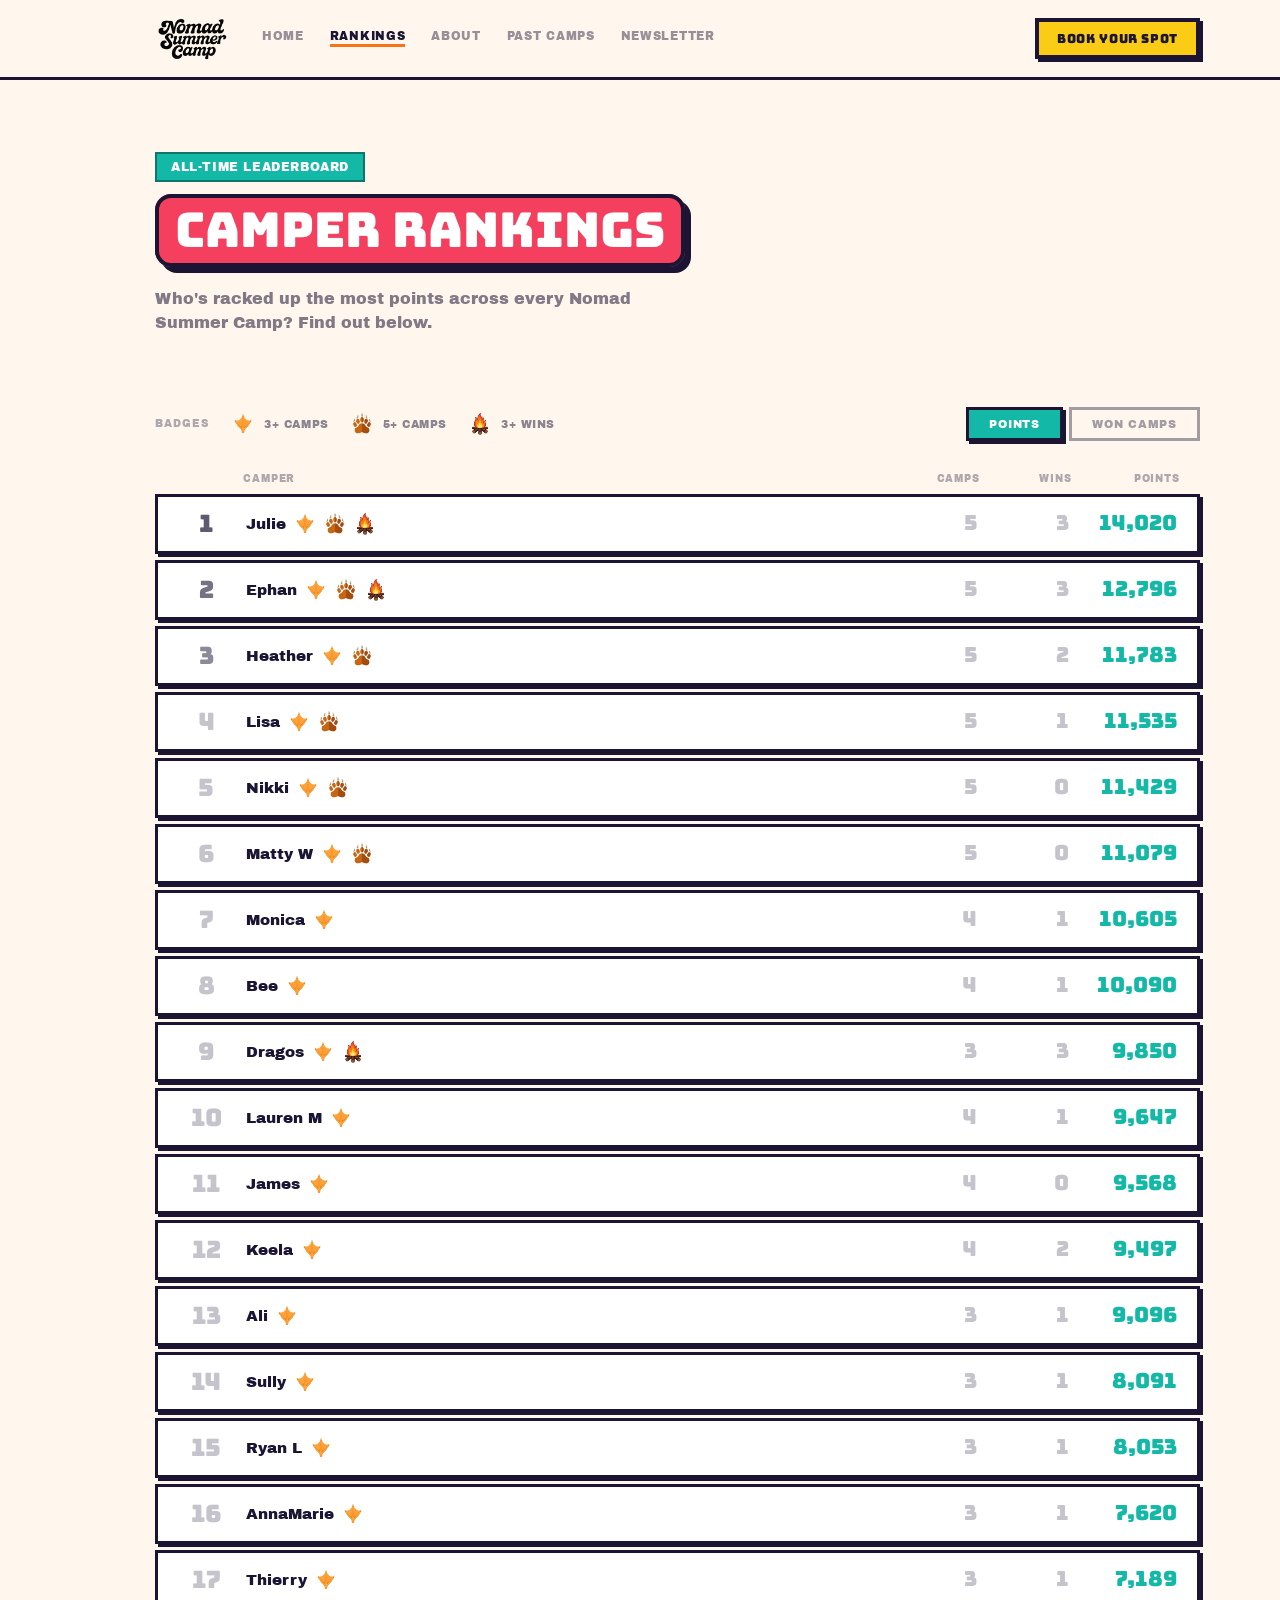
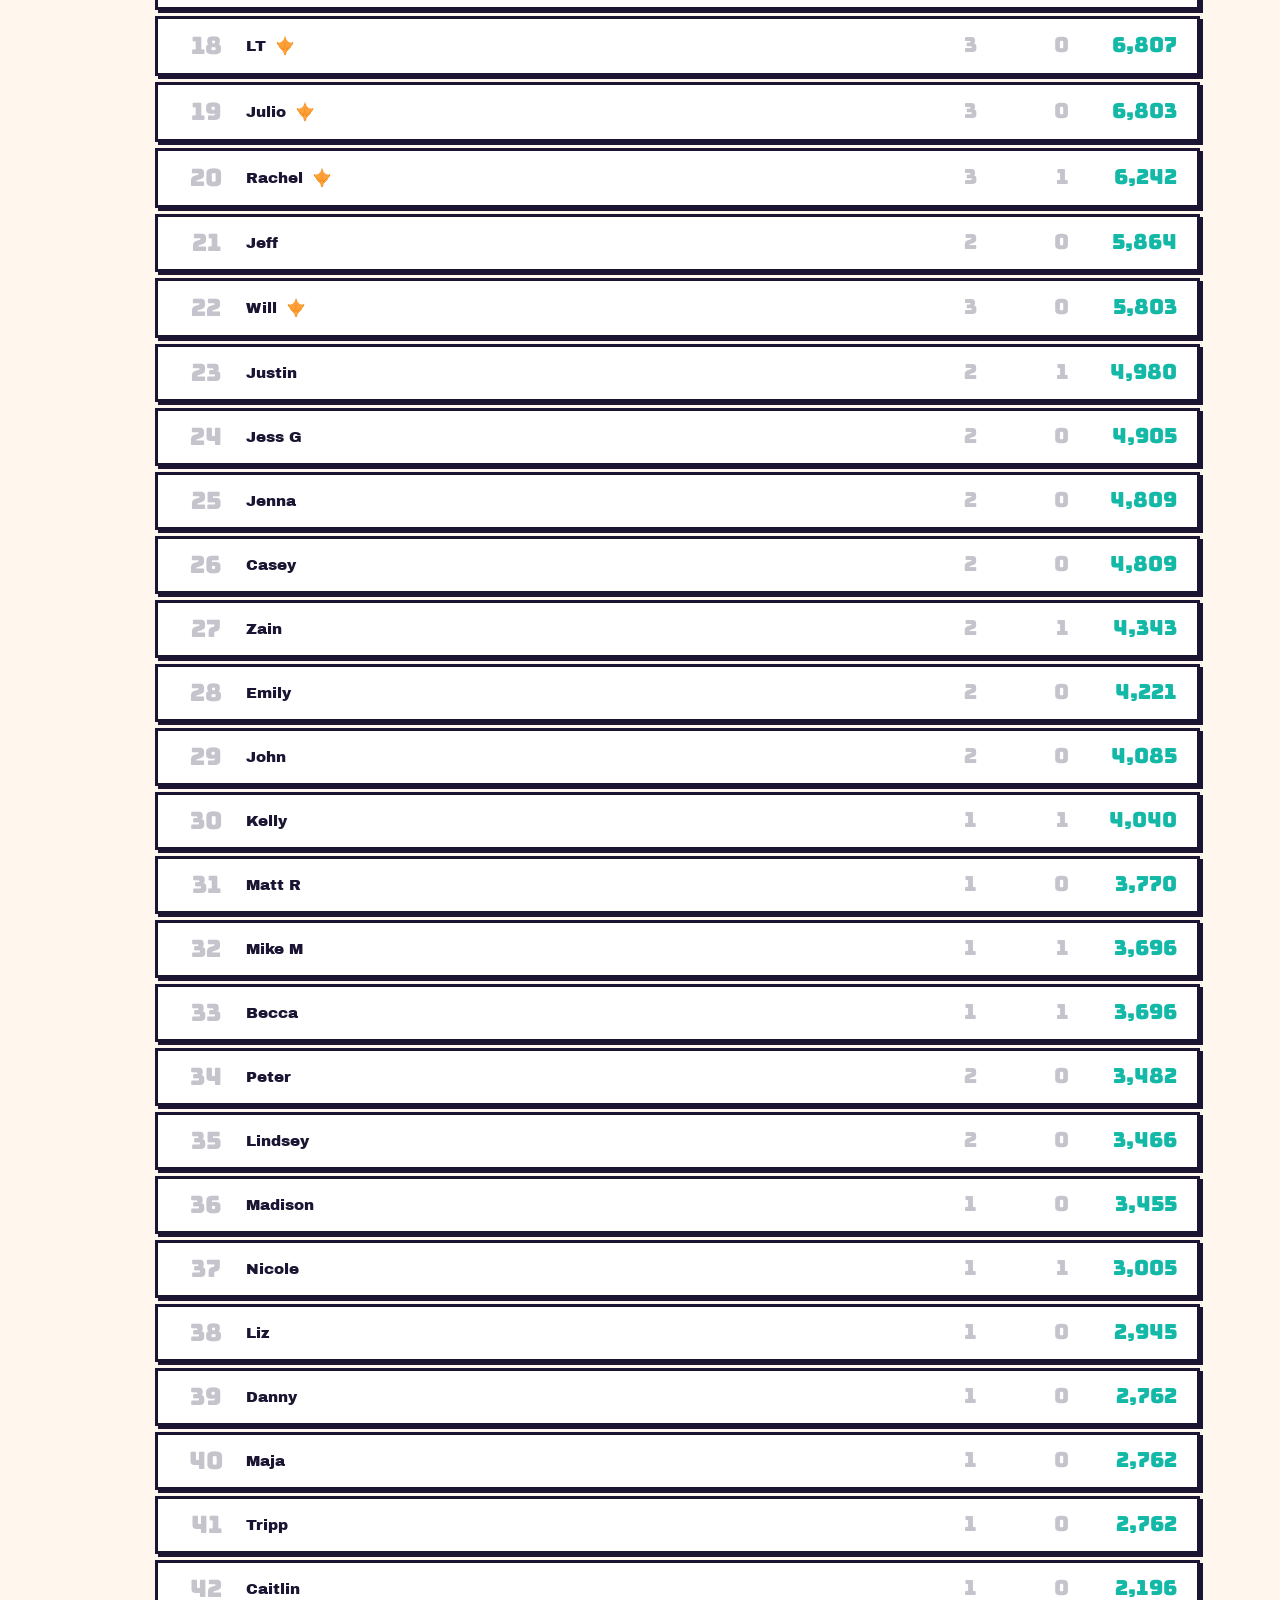
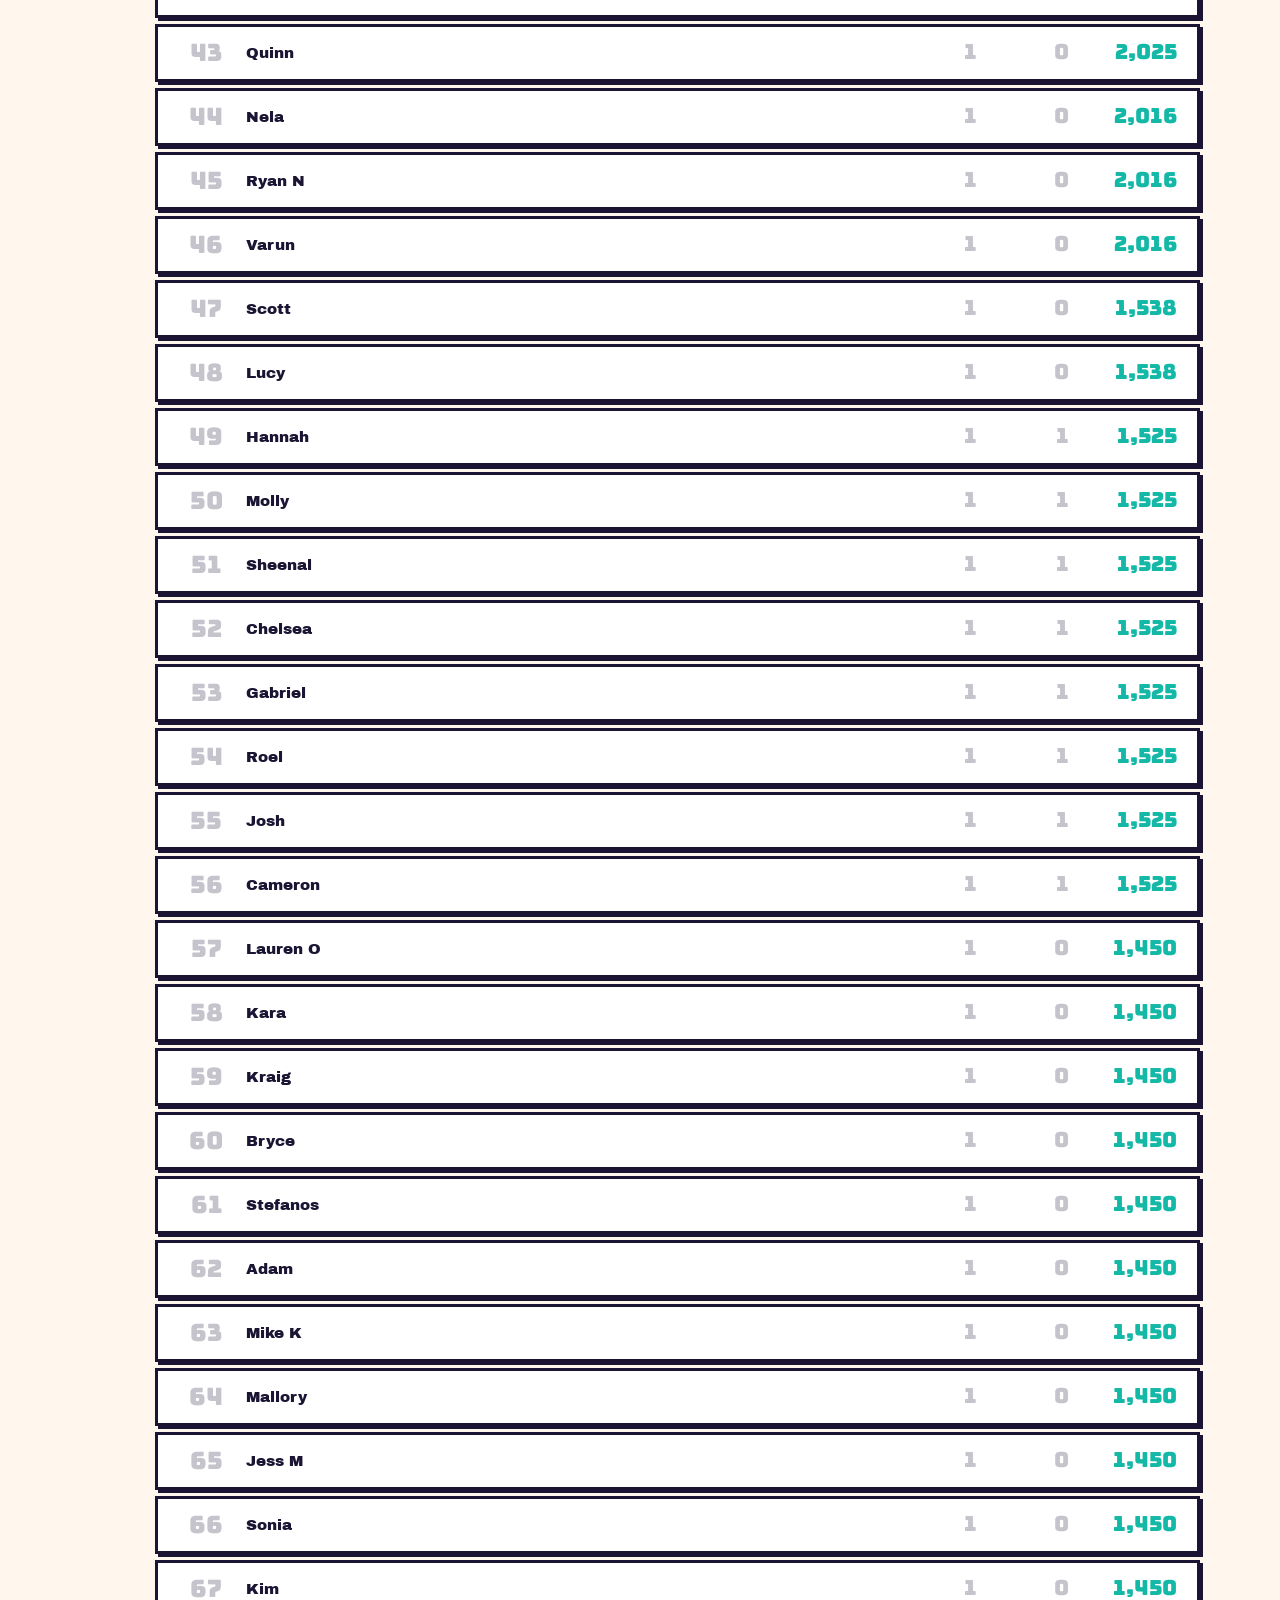
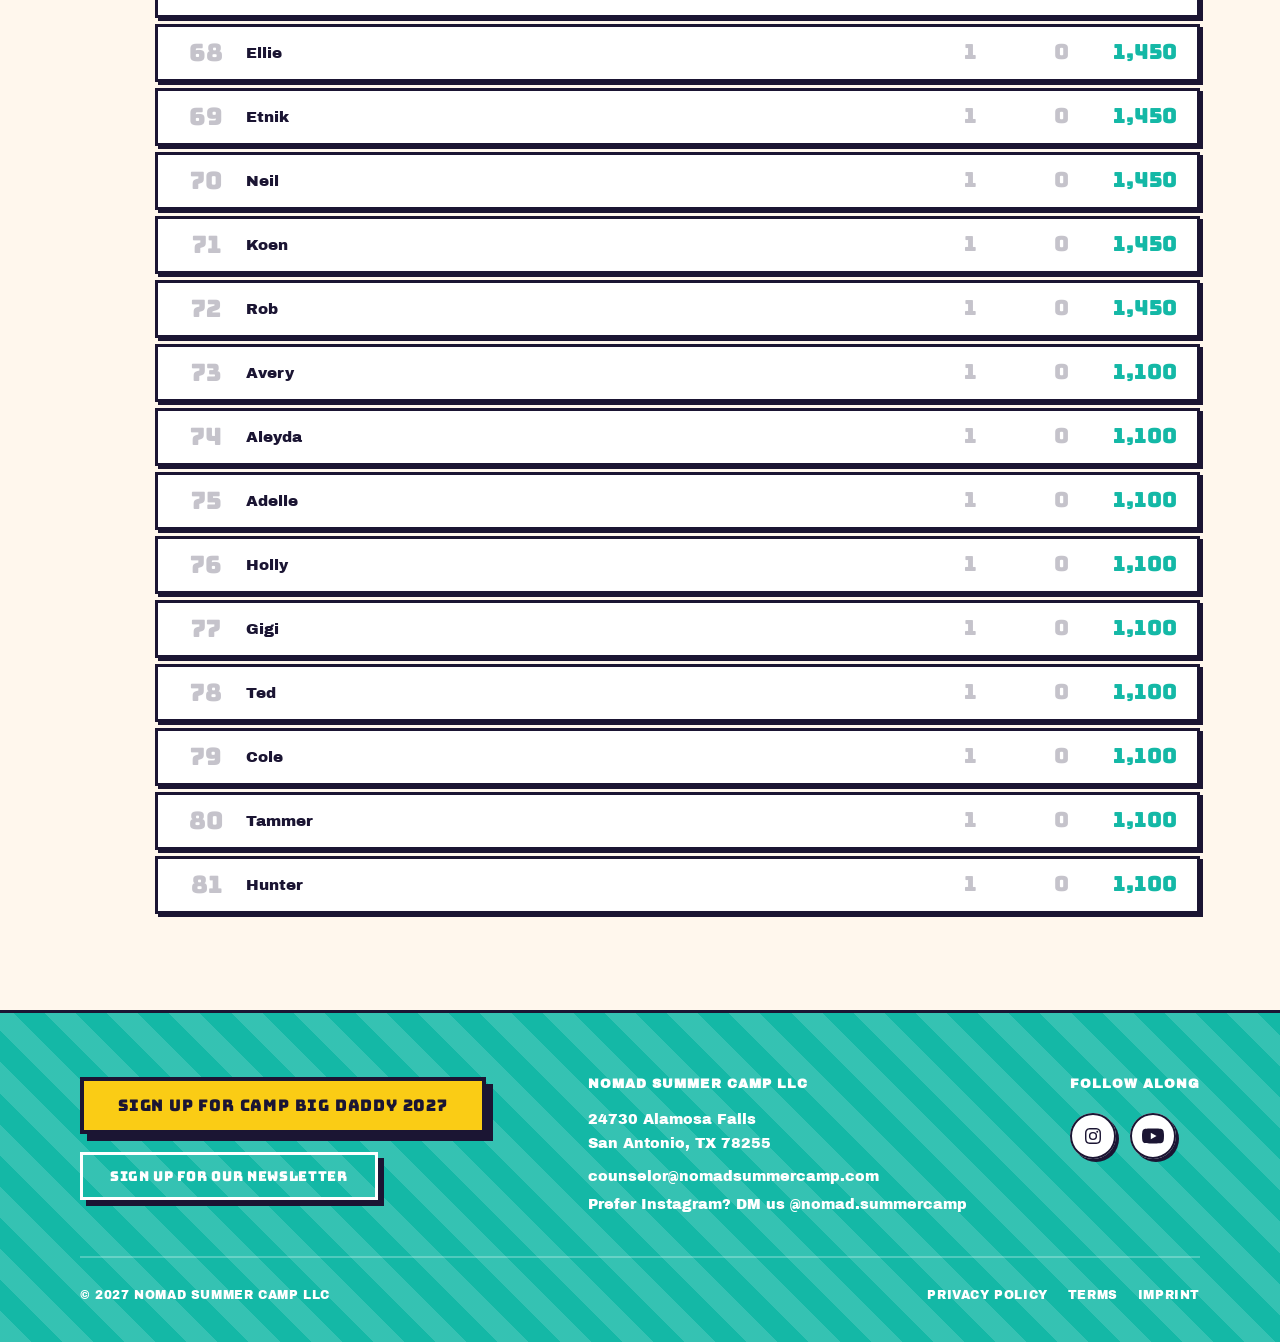
<file: rankings/index.html>
<!DOCTYPE html>
<html lang="en">
<head>
<!-- Google Tag Manager -->
<script>(function(w,d,s,l,i){w[l]=w[l]||[];w[l].push({'gtm.start':
new Date().getTime(),event:'gtm.js'});var f=d.getElementsByTagName(s)[0],
j=d.createElement(s),dl=l!='dataLayer'?'&l='+l:'';j.async=true;j.src=
'https://www.googletagmanager.com/gtm.js?id='+i+dl;f.parentNode.insertBefore(j,f);
})(window,document,'script','dataLayer','GTM-WB3WKB2G');</script>
<!-- End Google Tag Manager -->
  <meta charset="UTF-8">
  <meta name="viewport" content="width=device-width, initial-scale=1.0">
  <title>Camper Rankings | Nomad Summer Camp</title>
  <link rel="icon" type="image/png" sizes="16x16" href="/favicon-16x16.png">
  <link rel="icon" type="image/png" sizes="32x32" href="/favicon-32x32.png">
  <link rel="icon" type="image/x-icon" href="/favicon.ico">
  <link rel="apple-touch-icon" href="/apple-touch-icon.png">
  <link rel="manifest" href="/site.webmanifest">
  <link rel="preconnect" href="https://fonts.googleapis.com">
  <link rel="preconnect" href="https://fonts.gstatic.com" crossorigin>
  <link href="https://fonts.googleapis.com/css2?family=Bungee&family=Archivo+Black&family=Kalam:wght@300;400;700&display=swap" rel="stylesheet">
  <link rel="stylesheet" href="/css/style.css">
  <script src="/components.js" defer></script>
  <script async src="https://tally.so/widgets/embed.js"></script>
  <style>

    /* ── Page shell ─────────────────────────────────────── */
    body {
      background: var(--color-cream);
      color: var(--color-dark);
    }

    /* ── Hero ───────────────────────────────────────────── */
    .ranking-hero {
      padding: 72px 80px 72px 155px;
      display: flex;
      flex-direction: column;
      align-items: flex-start;
      gap: 20px;
    }

    .ranking-hero__headlines {
      display: flex;
      flex-direction: column;
      gap: 12px;
      align-items: flex-start;
    }

    .ranking-hero__sub {
      font-family: var(--font-body);
      font-size: 1rem;
      line-height: 1.5;
      color: var(--color-dark);
      opacity: 0.55;
      max-width: 480px;
    }

    /* ── Rankings section ───────────────────────────────── */
    .ranking-section {
      background: var(--color-cream);
      padding: 0 80px 96px 155px;
    }

    /* ── Legend + toggle row ────────────────────────────── */
    .ranking-controls {
      display: flex;
      align-items: center;
      justify-content: space-between;
      flex-wrap: wrap;
      gap: 20px;
      margin-bottom: 32px;
    }

    .ranking-legend {
      display: flex;
      align-items: center;
      gap: 20px;
      flex-wrap: wrap;
    }

    .ranking-legend__label {
      font-family: var(--font-body);
      font-size: 0.65rem;
      text-transform: uppercase;
      letter-spacing: 0.1em;
      color: var(--color-dark);
      opacity: 0.35;
    }

    .ranking-legend__item {
      display: flex;
      align-items: center;
      gap: 8px;
    }

    .ranking-legend__text {
      font-family: var(--font-body);
      font-size: 0.68rem;
      text-transform: uppercase;
      letter-spacing: 0.05em;
      color: var(--color-dark);
      opacity: 0.5;
    }

    /* Badge sticker frame */
    .badge-sticker {
      display: inline-flex;
      align-items: center;
      justify-content: center;
      vertical-align: middle;
      flex-shrink: 0;
    }

    .badge-sticker img {
      width: 26px;
      height: 26px;
      object-fit: contain;
      display: block;
    }

    /* Badge tooltip */
    .badge-tip {
      position: relative;
      display: inline-flex;
      cursor: default;
    }
    .badge-tip::after {
      content: attr(data-tip);
      position: absolute;
      bottom: calc(100% + 8px);
      left: 50%;
      transform: translateX(-50%);
      background: var(--color-cream);
      color: var(--color-dark);
      font-family: var(--font-body);
      font-size: 0.65rem;
      text-transform: uppercase;
      letter-spacing: 0.04em;
      white-space: nowrap;
      padding: 4px 10px;
      border: 2px solid var(--color-dark);
      box-shadow: 2px 2px 0 var(--color-dark);
      pointer-events: none;
      opacity: 0;
      transition: opacity 0.15s;
      z-index: 20;
    }
    .badge-tip:hover::after,
    .badge-tip.tip-active::after { opacity: 1; }

    /* ── Toggle ─────────────────────────────────────────── */
    .ranking-toggle {
      display: flex;
      gap: 6px;
    }

    .ranking-toggle__btn {
      font-family: var(--font-body);
      font-size: 0.7rem;
      text-transform: uppercase;
      letter-spacing: 0.07em;
      padding: 8px 20px;
      border: 3px solid var(--color-dark);
      cursor: pointer;
      background: transparent;
      color: var(--color-dark);
      opacity: 0.4;
      box-shadow: none;
      transition: opacity 0.15s, background 0.15s, color 0.15s, box-shadow 0.15s;
    }

    .ranking-toggle__btn.is-active {
      background: var(--color-teal);
      color: white;
      opacity: 1;
      box-shadow: var(--shadow-sm);
    }

    /* ── Table header ───────────────────────────────────── */
    .ranking-header {
      display: grid;
      grid-template-columns: 3.5rem 1fr 5rem 5rem 6rem;
      gap: 12px;
      padding: 0 20px 10px;
      font-family: var(--font-body);
      font-size: 0.62rem;
      text-transform: uppercase;
      letter-spacing: 0.09em;
      color: var(--color-dark);
      opacity: 0.35;
    }

    .ranking-header__cell--right { text-align: right; }

    /* ── Rows ───────────────────────────────────────────── */
    #rankings-rows { display: flex; flex-direction: column; gap: 6px; }

    .ranking-row {
      display: grid;
      grid-template-columns: 3.5rem 1fr 5rem 5rem 6rem;
      gap: 12px;
      align-items: center;
      padding: 14px 20px;
      background: var(--color-white);
      border: 3px solid var(--color-dark);
      box-shadow: var(--shadow-sm);
    }

    .ranking-row--gold   { background: var(--color-white); }
    .ranking-row--silver { background: var(--color-white); }
    .ranking-row--bronze { background: var(--color-white); }

    .ranking-row__rank {
      font-family: var(--font-display);
      font-size: 1.5rem;
      line-height: 1;
      text-align: center;
      color: var(--color-dark);
      opacity: 0.25;
    }

    .ranking-row--gold   .ranking-row__rank { opacity: 0.7; }
    .ranking-row--silver .ranking-row__rank { opacity: 0.6; }
    .ranking-row--bronze .ranking-row__rank { opacity: 0.5; }

    .ranking-row__name {
      font-family: var(--font-body);
      font-size: 0.95rem;
      color: var(--color-dark);
      display: flex;
      align-items: center;
      gap: 6px;
      min-width: 0;
      overflow-wrap: break-word;
    }

    .ranking-row__badges {
      display: flex;
      align-items: center;
      gap: 4px;
    }

    .ranking-row__stat {
      font-family: var(--font-display);
      font-size: 1.3rem;
      line-height: 1;
      text-align: right;
      color: var(--color-dark);
      opacity: 0.25;
    }

    .ranking-row__stat--active {
      color: var(--color-teal);
      opacity: 1;
    }

    /* Loading / error */
    .ranking-state {
      font-family: var(--font-body);
      font-size: 0.8rem;
      text-transform: uppercase;
      letter-spacing: 0.06em;
      color: var(--color-dark);
      opacity: 0.35;
      padding: 48px 0;
    }

    .hidden { display: none !important; }

    /* ── Responsive ─────────────────────────────────────── */
    @media (max-width: 1100px) {
      .ranking-hero    { padding-left: 60px; padding-right: 48px; }
      .ranking-section { padding-left: 60px; padding-right: 48px; }
    }

    @media (max-width: 768px) {
      .ranking-hero    { padding: 48px 24px 40px; }
      .ranking-section { padding: 0 24px 64px; }

      /* Fixed-width stat columns (5rem/6rem) plus the 155px gutter
         were sized for desktop and never shrank, so rows ran wider
         than the viewport and the Wins/Points columns fell off the
         right edge.

         The header and every row are separate grid elements, so
         `auto` columns size independently per element — each row
         sizes its columns off its own digits, and the header sizes
         off its label text, so nothing lines up between them. Use
         one shared fixed template instead: Camps/Wins are always a
         single digit (there are only 6 camps total) so a narrow
         column comfortably fits both the number and the "CAMPS"/
         "WINS" label; Points can run to 5 digits (max in the data
         is 14,020) so it gets more room. */
      .ranking-header,
      .ranking-row {
        grid-template-columns: 1.6rem 1fr 2.3rem 2.3rem 4rem;
        gap: 6px;
      }

      .ranking-header { padding: 0 10px 8px; }
      .ranking-row    { padding: 10px; }

      .ranking-row__rank { font-size: 1.15rem; }
      .ranking-row__stat { font-size: 1rem; }

      .ranking-row__name {
        font-size: 0.82rem;
        gap: 4px;
        flex-wrap: wrap;
      }

      .badge-sticker img { width: 18px; height: 18px; }
    }

  </style>
</head>
<body>
<!-- Google Tag Manager (noscript) -->
<noscript><iframe src="https://www.googletagmanager.com/ns.html?id=GTM-WB3WKB2G"
height="0" width="0" style="display:none;visibility:hidden"></iframe></noscript>
<!-- End Google Tag Manager (noscript) -->

  <div id="nav-placeholder"></div>


  <!-- Hero -->
  <section class="ranking-hero">
    <div class="ranking-hero__headlines">
      <span class="info-tag info-tag--teal">All-time Leaderboard</span>
      <span class="sticker sticker--pink">Camper Rankings</span>
    </div>
    <p class="ranking-hero__sub">Who's racked up the most points across every Nomad Summer Camp? Find out below.</p>
  </section>

  <!-- Rankings -->
  <section class="ranking-section">

    <!-- Controls row: legend + toggle -->
    <div class="ranking-controls">
      <div class="ranking-legend">
        <span class="ranking-legend__label">Badges</span>
        <div class="ranking-legend__item">
          <span class="badge-sticker"><img src="/badges/badge-duck-foot.avif" alt="Duck foot badge"></span>
          <span class="ranking-legend__text">3+ Camps</span>
        </div>
        <div class="ranking-legend__item">
          <span class="badge-sticker"><img src="/badges/badge-bear-paw.avif" alt="Bear paw badge"></span>
          <span class="ranking-legend__text">5+ Camps</span>
        </div>
        <div class="ranking-legend__item">
          <span class="badge-sticker"><img src="/badges/badge-bonfire.avif" alt="Bonfire badge"></span>
          <span class="ranking-legend__text">3+ Wins</span>
        </div>
      </div>

      <div class="ranking-toggle">
        <button id="toggle-points" class="ranking-toggle__btn is-active">Points</button>
        <button id="toggle-wins" class="ranking-toggle__btn">Won Camps</button>
      </div>
    </div>

    <!-- Column headers -->
    <div class="ranking-header">
      <div></div>
      <div>Camper</div>
      <div class="ranking-header__cell--right">Camps</div>
      <div class="ranking-header__cell--right">Wins</div>
      <div class="ranking-header__cell--right">Points</div>
    </div>

    <!-- States -->
    <p id="rankings-loading" class="ranking-state">Loading rankings…</p>
    <p id="rankings-error" class="ranking-state hidden">Could not load rankings data.</p>

    <!-- Rows -->
    <div id="rankings-table" class="hidden">
      <div id="rankings-rows"></div>
    </div>

  </section>


  <script>
    (function () {
      let allCampers = [];
      let mode = 'points';

      function sortCampers(campers, m) {
        return campers.slice().sort(function (a, b) {
          if (m === 'wins') {
            if (b.wins !== a.wins) return b.wins - a.wins;
            if (b.points !== a.points) return b.points - a.points;
            return b.camps - a.camps;
          }
          if (b.points !== a.points) return b.points - a.points;
          if (b.wins !== a.wins) return b.wins - a.wins;
          return b.camps - a.camps;
        });
      }

      function rankLabel(i) {
        return String(i + 1);
      }

      function rankRowClass(i) {
        if (i === 0) return 'ranking-row ranking-row--gold';
        if (i === 1) return 'ranking-row ranking-row--silver';
        if (i === 2) return 'ranking-row ranking-row--bronze';
        return 'ranking-row';
      }

      function buildBadges(camper) {
        const badges = [];
        if (camper.camps >= 3) badges.push({ src: '/badges/badge-duck-foot.avif', tip: 'Went to 3+ Camps' });
        if (camper.camps >= 5) badges.push({ src: '/badges/badge-bear-paw.avif', tip: 'Went to 5+ Camps' });
        if (camper.wins >= 3) badges.push({ src: '/badges/badge-bonfire.avif', tip: 'Won 3+ Camps' });
        return badges.map(function (b) {
          return '<span class="badge-tip" data-tip="' + b.tip + '"><span class="badge-sticker"><img src="' + b.src + '" alt="' + b.tip + '" loading="lazy"></span></span>';
        }).join('');
      }

      function escapeHtml(str) {
        return str.replace(/&/g, '&amp;').replace(/</g, '&lt;').replace(/>/g, '&gt;');
      }

      function render() {
        const sorted = sortCampers(allCampers, mode);
        const container = document.getElementById('rankings-rows');
        container.innerHTML = '';
        sorted.forEach(function (camper, i) {
          const row = document.createElement('div');
          row.className = rankRowClass(i);
          const campsActive = '';
          const winsActive  = mode === 'wins'   ? ' ranking-row__stat--active' : '';
          const ptsActive   = mode === 'points' ? ' ranking-row__stat--active' : '';
          row.innerHTML =
            '<div class="ranking-row__rank">' + rankLabel(i) + '</div>' +
            '<div class="ranking-row__name">' +
              escapeHtml(camper.name) +
              '<span class="ranking-row__badges">' + buildBadges(camper) + '</span>' +
            '</div>' +
            '<div class="ranking-row__stat' + campsActive + '">' + camper.camps + '</div>' +
            '<div class="ranking-row__stat' + winsActive  + '">' + camper.wins  + '</div>' +
            '<div class="ranking-row__stat' + ptsActive   + '">' + camper.points.toLocaleString() + '</div>';
          container.appendChild(row);
        });
      }

      function setMode(m) {
        mode = m;
        document.getElementById('toggle-points').classList.toggle('is-active', m === 'points');
        document.getElementById('toggle-wins').classList.toggle('is-active',   m === 'wins');
        render();
      }

      document.getElementById('toggle-points').addEventListener('click', function () { setMode('points'); });
      document.getElementById('toggle-wins').addEventListener('click',   function () { setMode('wins');   });

      fetch('/data/campers.json')
        .then(function (res) {
          if (!res.ok) throw new Error('fetch failed');
          return res.json();
        })
        .then(function (data) {
          const camperMap = {};
          data.campers.forEach(function (c) {
            camperMap[c.id] = { name: c.name, camps: 0, wins: 0, points: 0 };
          });
          data.camps.forEach(function (camp) {
            camp.teams.forEach(function (team) {
              team.campers.forEach(function (id) {
                if (!camperMap[id]) return;
                camperMap[id].camps  += 1;
                camperMap[id].points += team.points;
                if (team.won) camperMap[id].wins += 1;
              });
            });
          });
          allCampers = Object.values(camperMap);
          render();
          document.getElementById('rankings-loading').classList.add('hidden');
          document.getElementById('rankings-table').classList.remove('hidden');
        })
        .catch(function () {
          document.getElementById('rankings-loading').classList.add('hidden');
          document.getElementById('rankings-error').classList.remove('hidden');
        });

      /* Badge tooltip: tap on mobile */
      document.addEventListener('click', function (e) {
        var tip = e.target.closest('.badge-tip');
        document.querySelectorAll('.badge-tip.tip-active').forEach(function (el) {
          if (el !== tip) el.classList.remove('tip-active');
        });
        if (tip) tip.classList.toggle('tip-active');
      });
    })();
  </script>

  <div id="footer-placeholder"></div>

  <script type="text/javascript" async src="https://subscribe-forms.beehiiv.com/attribution.js"></script>

</body>
</html>
</file>
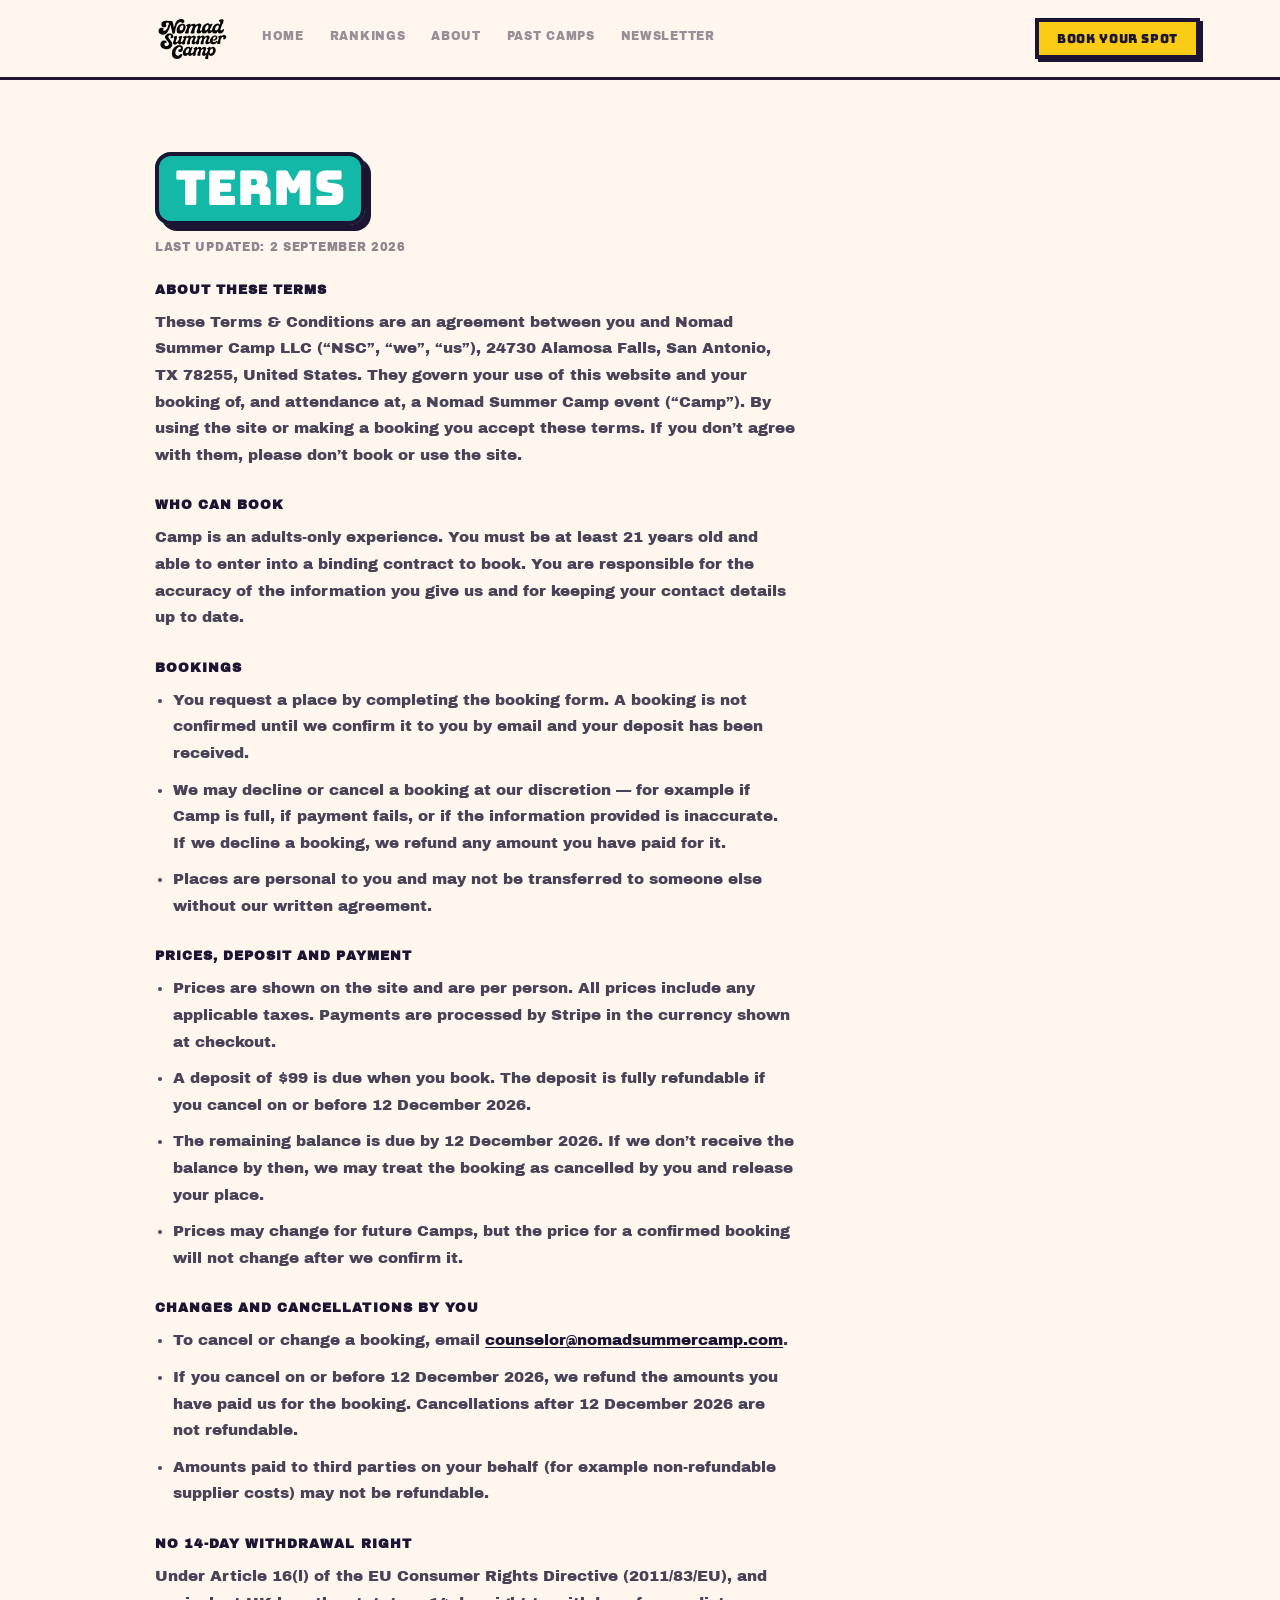
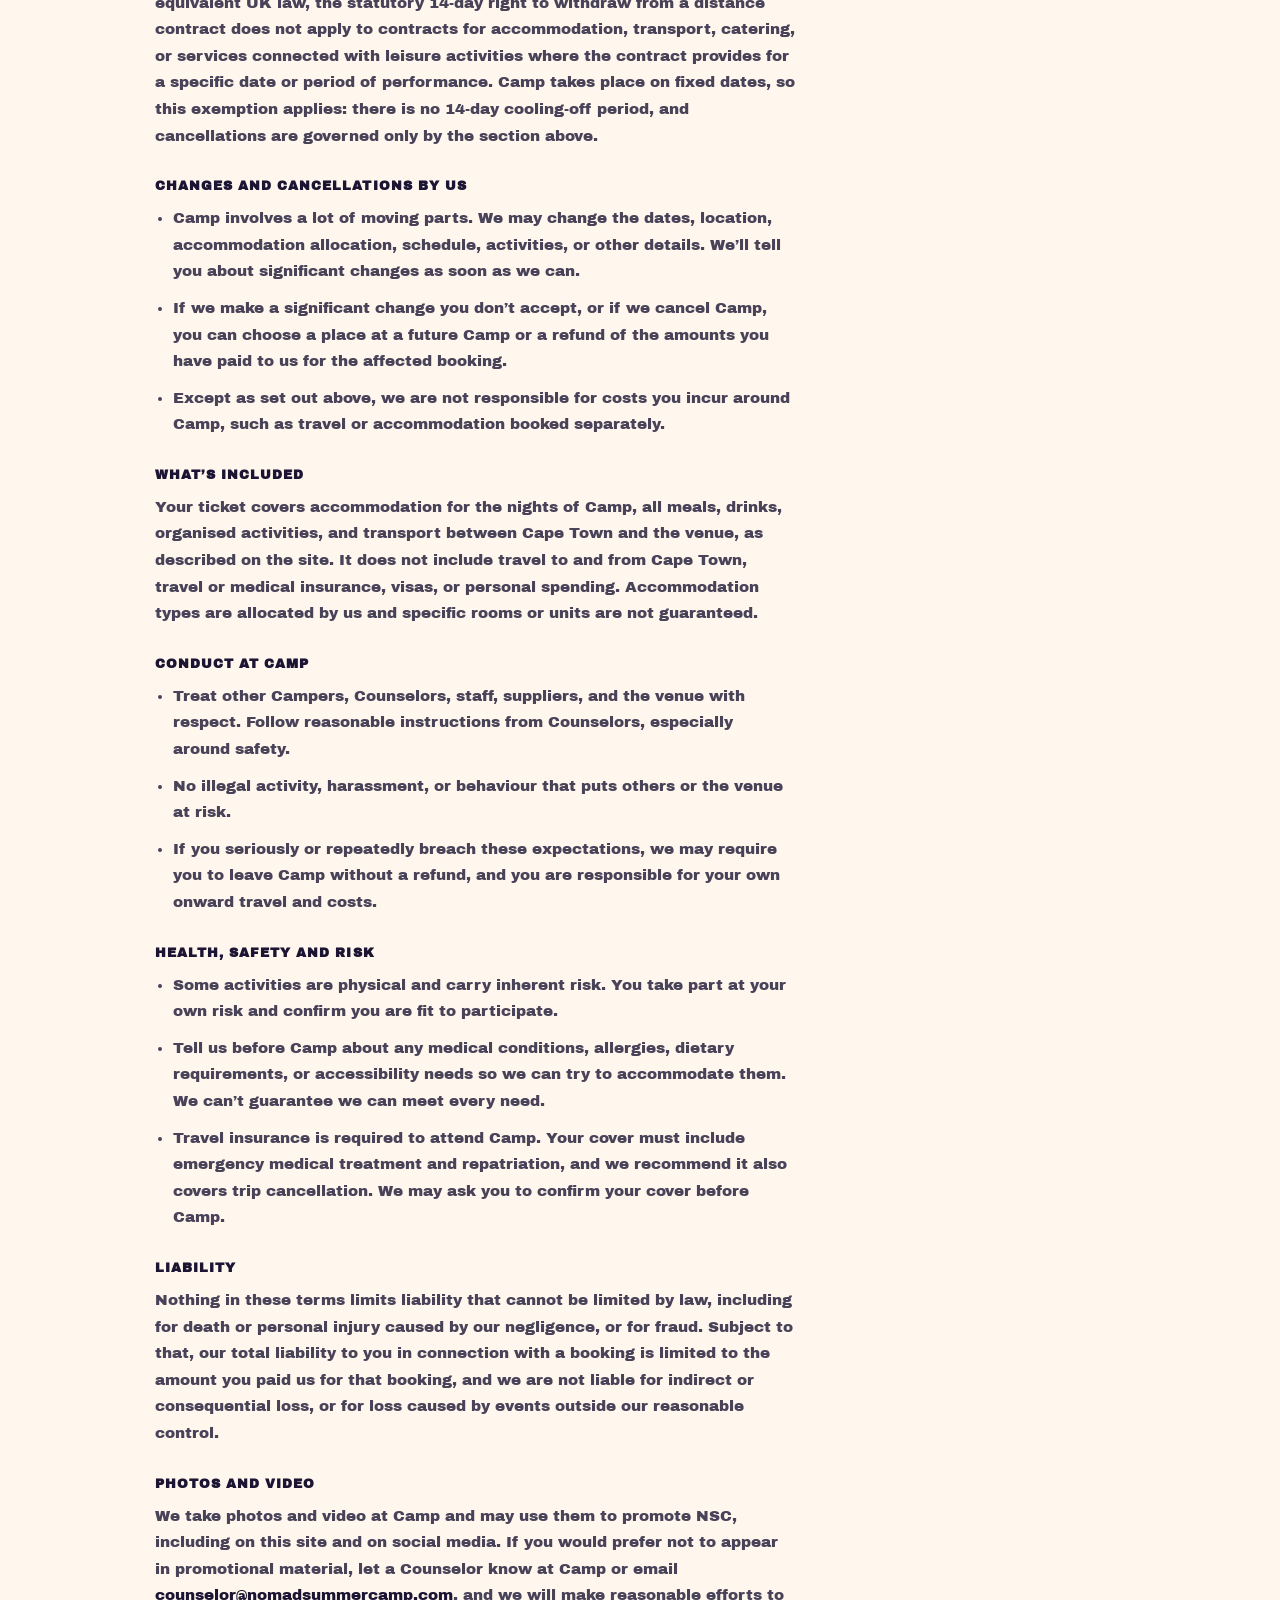
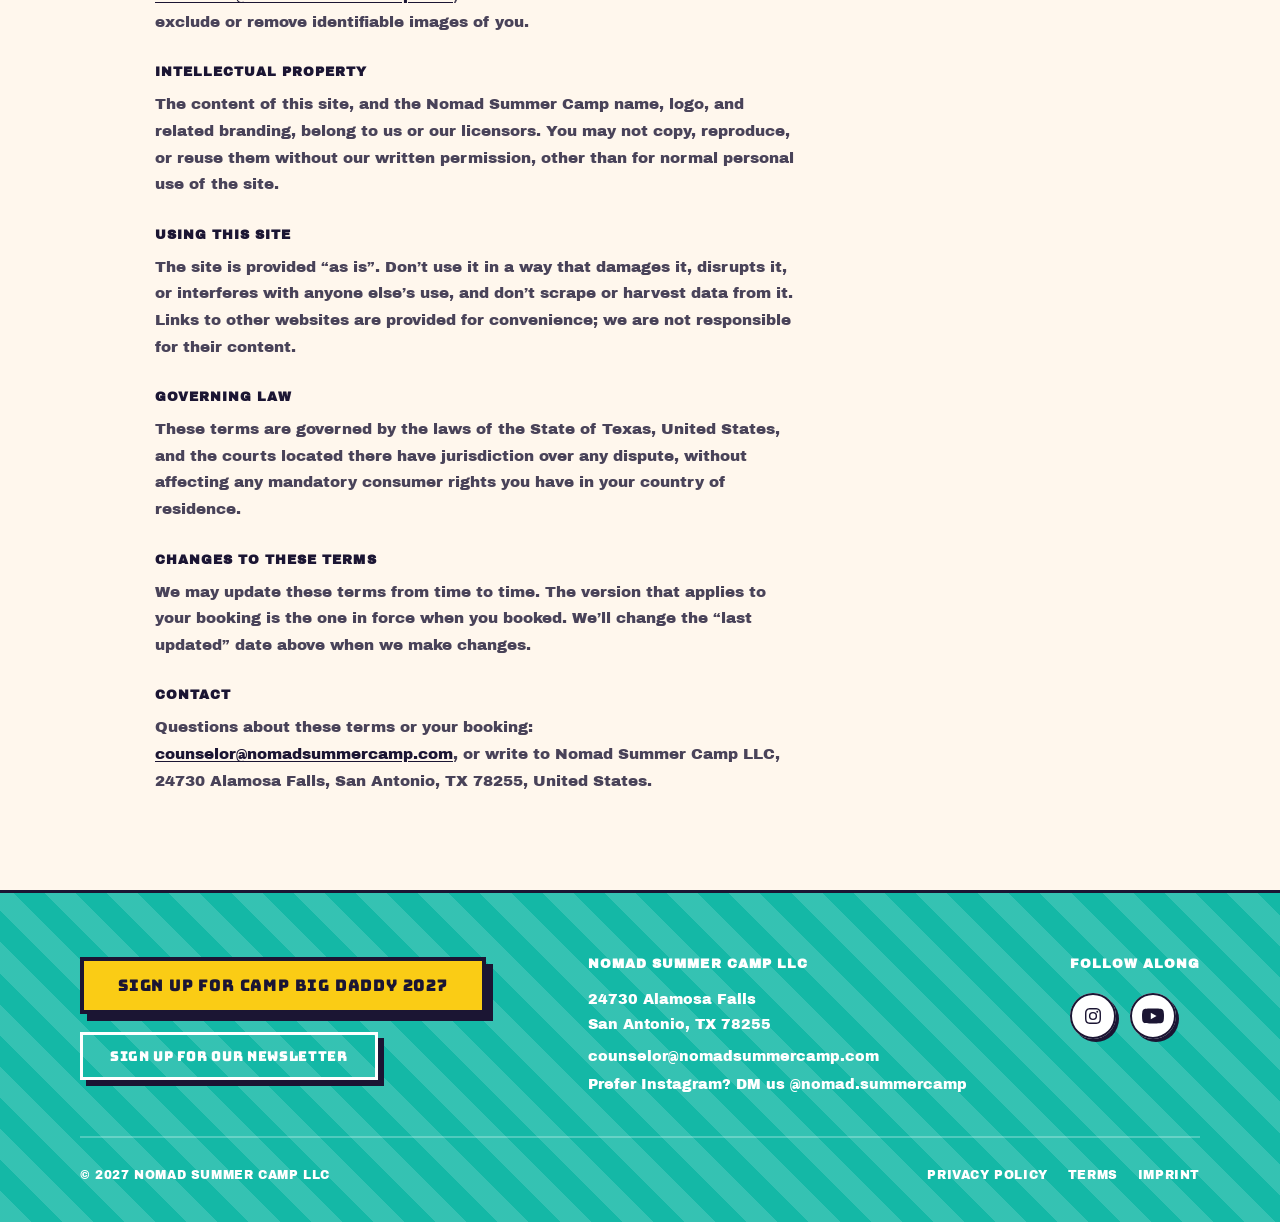
<file: terms/index.html>
<!DOCTYPE html>
<html lang="en">
<head>
<!-- Google Tag Manager -->
<script>(function(w,d,s,l,i){w[l]=w[l]||[];w[l].push({'gtm.start':
new Date().getTime(),event:'gtm.js'});var f=d.getElementsByTagName(s)[0],
j=d.createElement(s),dl=l!='dataLayer'?'&l='+l:'';j.async=true;j.src=
'https://www.googletagmanager.com/gtm.js?id='+i+dl;f.parentNode.insertBefore(j,f);
})(window,document,'script','dataLayer','GTM-WB3WKB2G');</script>
<!-- End Google Tag Manager -->
  <meta charset="UTF-8">
  <meta name="viewport" content="width=device-width, initial-scale=1.0">
  <title>Terms &amp; Conditions | Nomad Summer Camp</title>
  <meta name="description" content="The terms that govern using this website and booking a place at Nomad Summer Camp.">
  <link rel="icon" type="image/png" sizes="16x16" href="/favicon-16x16.png">
  <link rel="icon" type="image/png" sizes="32x32" href="/favicon-32x32.png">
  <link rel="icon" type="image/x-icon" href="/favicon.ico">
  <link rel="apple-touch-icon" href="/apple-touch-icon.png">
  <link rel="manifest" href="/site.webmanifest">
  <link rel="preconnect" href="https://fonts.googleapis.com">
  <link rel="preconnect" href="https://fonts.gstatic.com" crossorigin>
  <link href="https://fonts.googleapis.com/css2?family=Bungee&family=Archivo+Black&family=Kalam:wght@300;400;700&display=swap" rel="stylesheet">
  <link rel="stylesheet" href="/css/style.css">
  <script src="/components.js" defer></script>
  <script async src="https://tally.so/widgets/embed.js"></script>
</head>
<body>
<!-- Google Tag Manager (noscript) -->
<noscript><iframe src="https://www.googletagmanager.com/ns.html?id=GTM-WB3WKB2G"
height="0" width="0" style="display:none;visibility:hidden"></iframe></noscript>
<!-- End Google Tag Manager (noscript) -->

  <div id="nav-placeholder"></div>

  <section class="legal">
    <div class="legal__inner">
      <span class="sticker sticker--teal">Terms</span>
      <p class="legal__meta">Last updated: 2 September 2026</p>

      <div class="legal__block">
        <h2 class="legal__h">About these terms</h2>
        <p class="legal__body">
          These Terms &amp; Conditions are an agreement between you and Nomad Summer Camp LLC
          (&ldquo;NSC&rdquo;, &ldquo;we&rdquo;, &ldquo;us&rdquo;), 24730 Alamosa Falls, San Antonio, TX 78255,
          United States. They govern your use of this website and your booking of, and attendance at, a
          Nomad Summer Camp event (&ldquo;Camp&rdquo;). By using the site or making a booking you accept
          these terms. If you don&rsquo;t agree with them, please don&rsquo;t book or use the site.
        </p>
      </div>

      <div class="legal__block">
        <h2 class="legal__h">Who can book</h2>
        <p class="legal__body">
          Camp is an adults-only experience. You must be at least 21 years old and able to enter into a
          binding contract to book. You are responsible for the accuracy of the information you give us
          and for keeping your contact details up to date.
        </p>
      </div>

      <div class="legal__block">
        <h2 class="legal__h">Bookings</h2>
        <ul class="legal__body">
          <li>You request a place by completing the booking form. A booking is not confirmed until we
            confirm it to you by email and your deposit has been received.</li>
          <li>We may decline or cancel a booking at our discretion &mdash; for example if Camp is full, if
            payment fails, or if the information provided is inaccurate. If we decline a booking, we
            refund any amount you have paid for it.</li>
          <li>Places are personal to you and may not be transferred to someone else without our written
            agreement.</li>
        </ul>
      </div>

      <div class="legal__block">
        <h2 class="legal__h">Prices, deposit and payment</h2>
        <ul class="legal__body">
          <li>Prices are shown on the site and are per person. All prices include any applicable taxes.
            Payments are processed by Stripe in the currency shown at checkout.</li>
          <li>A deposit of $99 is due when you book. The deposit is fully refundable if you cancel on or
            before 12 December 2026.</li>
          <li>The remaining balance is due by 12 December 2026. If we don&rsquo;t receive the balance by
            then, we may treat the booking as cancelled by you and release your place.</li>
          <li>Prices may change for future Camps, but the price for a confirmed booking will not change
            after we confirm it.</li>
        </ul>
      </div>

      <div class="legal__block">
        <h2 class="legal__h">Changes and cancellations by you</h2>
        <ul class="legal__body">
          <li>To cancel or change a booking, email
            <a href="mailto:counselor@nomadsummercamp.com">counselor@nomadsummercamp.com</a>.</li>
          <li>If you cancel on or before 12 December 2026, we refund the amounts you have paid us for the
            booking. Cancellations after 12 December 2026 are not refundable.</li>
          <li>Amounts paid to third parties on your behalf (for example non-refundable supplier costs)
            may not be refundable.</li>
        </ul>
      </div>

      <div class="legal__block">
        <h2 class="legal__h">No 14-day withdrawal right</h2>
        <p class="legal__body">
          Under Article 16(l) of the EU Consumer Rights Directive (2011/83/EU), and equivalent UK law,
          the statutory 14-day right to withdraw from a distance contract does not apply to contracts for
          accommodation, transport, catering, or services connected with leisure activities where the
          contract provides for a specific date or period of performance. Camp takes place on fixed
          dates, so this exemption applies: there is no 14-day cooling-off period, and cancellations are
          governed only by the section above.
        </p>
      </div>

      <div class="legal__block">
        <h2 class="legal__h">Changes and cancellations by us</h2>
        <ul class="legal__body">
          <li>Camp involves a lot of moving parts. We may change the dates, location, accommodation
            allocation, schedule, activities, or other details. We&rsquo;ll tell you about significant
            changes as soon as we can.</li>
          <li>If we make a significant change you don&rsquo;t accept, or if we cancel Camp, you can choose
            a place at a future Camp or a refund of the amounts you have paid to us for the affected
            booking.</li>
          <li>Except as set out above, we are not responsible for costs you incur around Camp, such as
            travel or accommodation booked separately.</li>
        </ul>
      </div>

      <div class="legal__block">
        <h2 class="legal__h">What&rsquo;s included</h2>
        <p class="legal__body">
          Your ticket covers accommodation for the nights of Camp, all meals, drinks, organised
          activities, and transport between Cape Town and the venue, as described on the site. It does
          not include travel to and from Cape Town, travel or medical insurance, visas, or personal
          spending. Accommodation types are allocated by us and specific rooms or units are not
          guaranteed.
        </p>
      </div>

      <div class="legal__block">
        <h2 class="legal__h">Conduct at Camp</h2>
        <ul class="legal__body">
          <li>Treat other Campers, Counselors, staff, suppliers, and the venue with respect. Follow
            reasonable instructions from Counselors, especially around safety.</li>
          <li>No illegal activity, harassment, or behaviour that puts others or the venue at risk.</li>
          <li>If you seriously or repeatedly breach these expectations, we may require you to leave Camp
            without a refund, and you are responsible for your own onward travel and costs.</li>
        </ul>
      </div>

      <div class="legal__block">
        <h2 class="legal__h">Health, safety and risk</h2>
        <ul class="legal__body">
          <li>Some activities are physical and carry inherent risk. You take part at your own risk and
            confirm you are fit to participate.</li>
          <li>Tell us before Camp about any medical conditions, allergies, dietary requirements, or
            accessibility needs so we can try to accommodate them. We can&rsquo;t guarantee we can meet
            every need.</li>
          <li>Travel insurance is required to attend Camp. Your cover must include emergency medical
            treatment and repatriation, and we recommend it also covers trip cancellation. We may ask
            you to confirm your cover before Camp.</li>
        </ul>
      </div>

      <div class="legal__block">
        <h2 class="legal__h">Liability</h2>
        <p class="legal__body">
          Nothing in these terms limits liability that cannot be limited by law, including for death or
          personal injury caused by our negligence, or for fraud. Subject to that, our total liability to
          you in connection with a booking is limited to the amount you paid us for that booking, and we
          are not liable for indirect or consequential loss, or for loss caused by events outside our
          reasonable control.
        </p>
      </div>

      <div class="legal__block">
        <h2 class="legal__h">Photos and video</h2>
        <p class="legal__body">
          We take photos and video at Camp and may use them to promote NSC, including on this site and on
          social media. If you would prefer not to appear in promotional material, let a Counselor know
          at Camp or email
          <a href="mailto:counselor@nomadsummercamp.com">counselor@nomadsummercamp.com</a>, and we will
          make reasonable efforts to exclude or remove identifiable images of you.
        </p>
      </div>

      <div class="legal__block">
        <h2 class="legal__h">Intellectual property</h2>
        <p class="legal__body">
          The content of this site, and the Nomad Summer Camp name, logo, and related branding, belong to
          us or our licensors. You may not copy, reproduce, or reuse them without our written permission,
          other than for normal personal use of the site.
        </p>
      </div>

      <div class="legal__block">
        <h2 class="legal__h">Using this site</h2>
        <p class="legal__body">
          The site is provided &ldquo;as is&rdquo;. Don&rsquo;t use it in a way that damages it, disrupts
          it, or interferes with anyone else&rsquo;s use, and don&rsquo;t scrape or harvest data from it.
          Links to other websites are provided for convenience; we are not responsible for their content.
        </p>
      </div>

      <div class="legal__block">
        <h2 class="legal__h">Governing law</h2>
        <p class="legal__body">
          These terms are governed by the laws of the State of Texas, United States, and the courts
          located there have jurisdiction over any dispute, without affecting any mandatory consumer
          rights you have in your country of residence.
        </p>
      </div>

      <div class="legal__block">
        <h2 class="legal__h">Changes to these terms</h2>
        <p class="legal__body">
          We may update these terms from time to time. The version that applies to your booking is the
          one in force when you booked. We&rsquo;ll change the &ldquo;last updated&rdquo; date above when
          we make changes.
        </p>
      </div>

      <div class="legal__block">
        <h2 class="legal__h">Contact</h2>
        <p class="legal__body">
          Questions about these terms or your booking:
          <a href="mailto:counselor@nomadsummercamp.com">counselor@nomadsummercamp.com</a>, or write to
          Nomad Summer Camp LLC, 24730 Alamosa Falls, San Antonio, TX 78255, United States.
        </p>
      </div>
    </div>
  </section>

  <div id="footer-placeholder"></div>

  <script type="text/javascript" async src="https://subscribe-forms.beehiiv.com/attribution.js"></script>

</body>
</html>
</file>
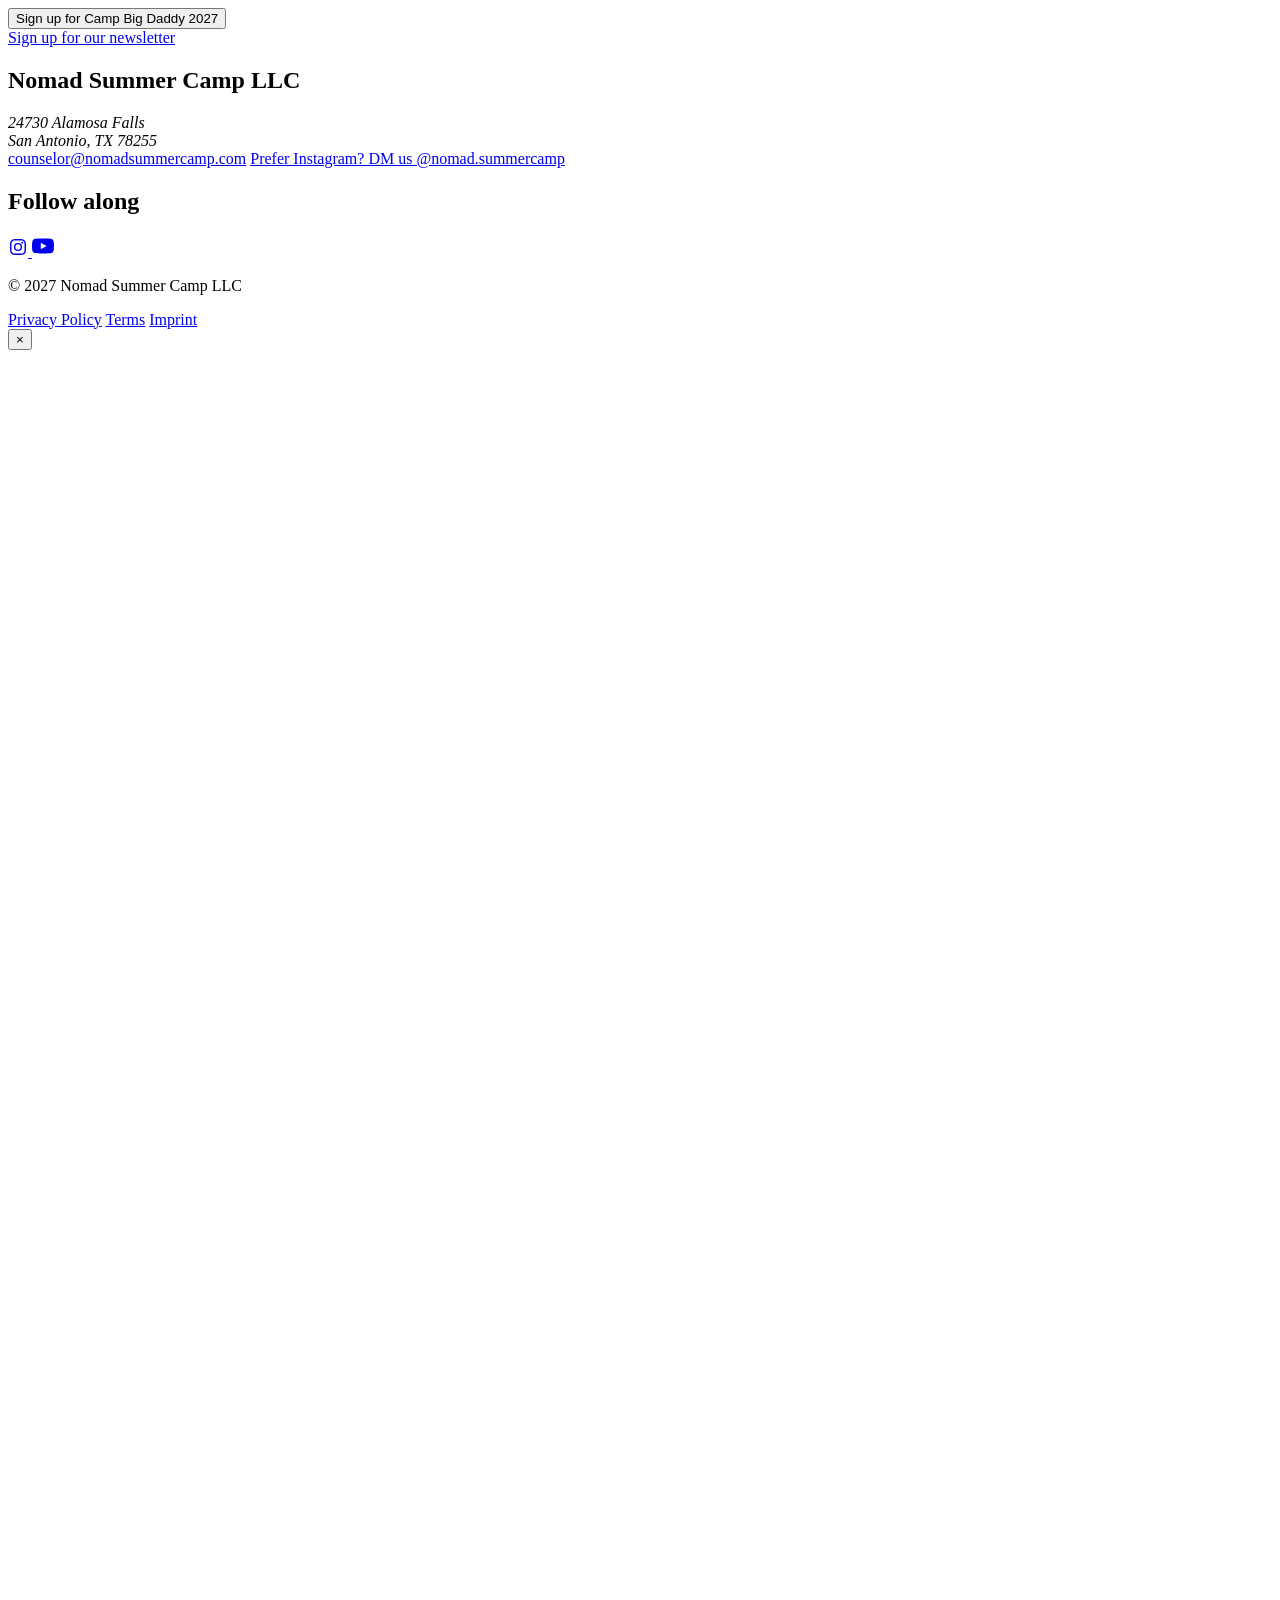
<file: footer.html>
<!-- Shared site footer. Injected into #footer-placeholder by /components.js.
     This is a fragment on purpose — no <html>, <head> or <body>.
     Edit the footer here and every page picks it up.
     The newsletter links (.js-beehiiv-newsletter, in this file and nav.html)
     open the #nsc-newsletter-overlay defined at the bottom of this fragment —
     see components.js. -->
<footer class="site-footer">
  <div class="site-footer__inner">

    <!-- Main row: CTA stack · address · socials -->
    <div class="site-footer__main">

      <div class="site-footer__actions">
        <button class="btn-primary site-footer__cta"
                data-tally-open="zxDW8M" data-tally-layout="modal" data-tally-width="800"
                data-tally-emoji-text="🥳" data-tally-emoji-animation="none"
                data-tally-form-events-forwarding="1">Sign up for Camp Big Daddy 2027</button>

        <div class="site-footer__newsletter-wrap">
          <a class="site-footer__newsletter js-beehiiv-newsletter" href="#">Sign up for our newsletter</a>
        </div>
      </div>

      <div class="site-footer__contact">
        <h2 class="site-footer__heading">Nomad Summer Camp LLC</h2>
        <address class="site-footer__address">
          24730 Alamosa Falls<br>
          San Antonio, TX 78255
        </address>
        <a class="site-footer__link" href="mailto:counselor@nomadsummercamp.com">counselor@nomadsummercamp.com</a>
        <a class="site-footer__link" href="https://ig.me/m/nomad.summercamp" target="_blank" rel="noopener">Prefer Instagram? DM us @nomad.summercamp</a>
      </div>

      <div class="site-footer__follow">
        <h2 class="site-footer__heading">Follow along</h2>
        <div class="site-footer__socials">
          <a class="site-footer__social" href="https://www.instagram.com/nomad.summercamp"
             target="_blank" rel="noopener" aria-label="Nomad Summer Camp on Instagram">
            <svg viewBox="0 0 24 24" width="20" height="20" aria-hidden="true" focusable="false">
              <path fill="currentColor" d="M12 4.16c2.56 0 2.87.01 3.88.06.94.04 1.44.2 1.78.33.45.17.77.38 1.1.71.34.34.55.66.72 1.1.13.35.29.85.33 1.79.05 1.01.06 1.32.06 3.88s-.01 2.87-.06 3.88c-.04.94-.2 1.44-.33 1.78-.17.45-.38.77-.71 1.1-.34.34-.66.55-1.1.72-.35.13-.85.29-1.79.33-1.01.05-1.32.06-3.88.06s-2.87-.01-3.88-.06c-.94-.04-1.44-.2-1.78-.33a2.96 2.96 0 0 1-1.1-.71 2.96 2.96 0 0 1-.72-1.1c-.13-.35-.29-.85-.33-1.79-.05-1.01-.06-1.32-.06-3.88s.01-2.87.06-3.88c.04-.94.2-1.44.33-1.78.17-.45.38-.77.71-1.1.34-.34.66-.55 1.1-.72.35-.13.85-.29 1.79-.33 1.01-.05 1.32-.06 3.88-.06M12 2.44c-2.6 0-2.93.01-3.95.06-1.02.05-1.72.21-2.33.45-.63.24-1.16.57-1.7 1.1-.53.54-.86 1.07-1.1 1.7-.24.61-.4 1.31-.45 2.33-.05 1.02-.06 1.35-.06 3.95s.01 2.93.06 3.95c.05 1.02.21 1.72.45 2.33.24.63.57 1.16 1.1 1.7.54.53 1.07.86 1.7 1.1.61.24 1.31.4 2.33.45 1.02.05 1.35.06 3.95.06s2.93-.01 3.95-.06c1.02-.05 1.72-.21 2.33-.45a4.7 4.7 0 0 0 1.7-1.1c.53-.54.86-1.07 1.1-1.7.24-.61.4-1.31.45-2.33.05-1.02.06-1.35.06-3.95s-.01-2.93-.06-3.95c-.05-1.02-.21-1.72-.45-2.33a4.7 4.7 0 0 0-1.1-1.7 4.7 4.7 0 0 0-1.7-1.1c-.61-.24-1.31-.4-2.33-.45-1.02-.05-1.35-.06-3.95-.06Zm0 4.65a4.91 4.91 0 1 0 0 9.82 4.91 4.91 0 0 0 0-9.82Zm0 8.1a3.19 3.19 0 1 1 0-6.38 3.19 3.19 0 0 1 0 6.38Zm6.25-8.29a1.15 1.15 0 1 1-2.3 0 1.15 1.15 0 0 1 2.3 0Z"/>
            </svg>
          </a>
          <a class="site-footer__social" href="https://www.youtube.com/@nomadsummercamp"
             target="_blank" rel="noopener" aria-label="Nomad Summer Camp on YouTube">
            <svg viewBox="0 0 24 24" width="22" height="22" aria-hidden="true" focusable="false">
              <path fill="currentColor" d="M23.5 6.51a3 3 0 0 0-2.11-2.12C19.5 3.88 12 3.88 12 3.88s-7.5 0-9.39.51A3 3 0 0 0 .5 6.51 31.2 31.2 0 0 0 0 12a31.2 31.2 0 0 0 .5 5.49 3 3 0 0 0 2.11 2.12c1.89.51 9.39.51 9.39.51s7.5 0 9.39-.51a3 3 0 0 0 2.11-2.12A31.2 31.2 0 0 0 24 12a31.2 31.2 0 0 0-.5-5.49ZM9.6 15.6V8.4l6.25 3.6L9.6 15.6Z"/>
            </svg>
          </a>
        </div>
      </div>
    </div>

    <!-- Bottom: copyright + legal -->
    <div class="site-footer__legal">
      <p class="site-footer__copy">© 2027 Nomad Summer Camp LLC</p>
      <nav class="site-footer__legal-links" aria-label="Legal">
        <a href="/privacy">Privacy Policy</a>
        <a href="/terms">Terms</a>
        <a href="/imprint">Imprint</a>
      </nav>
    </div>

  </div>

  <!-- Newsletter popup. The beehiiv embed iframe is loaded up-front and just
       shown/hidden — building it on click (the old v3/loader.js popup) added
       a ~1s delay. subscribe-forms.beehiiv.com/embed.js (appended by
       components.js on first open — it must measure the form while the
       overlay is visible) sizes the iframe. Same pattern as nomadsummercamp.com. -->
  <div id="nsc-newsletter-overlay" class="nsc-nl-overlay">
    <div class="nsc-nl-overlay__box">
      <button type="button" class="nsc-nl-overlay__close" aria-label="Close">&times;</button>
      <iframe src="https://subscribe-forms.beehiiv.com/113948f3-d7ae-48e5-b5d3-c490cb43e535"
              class="beehiiv-embed" data-test-id="beehiiv-embed" frameborder="0" scrolling="no"
              title="Sign up for the Nomad Summer Camp newsletter"
              style="width:5000px;height:2000px;border-radius:10px;background-color:transparent;display:block;max-width:100%;"></iframe>
    </div>
  </div>
</footer>
</file>
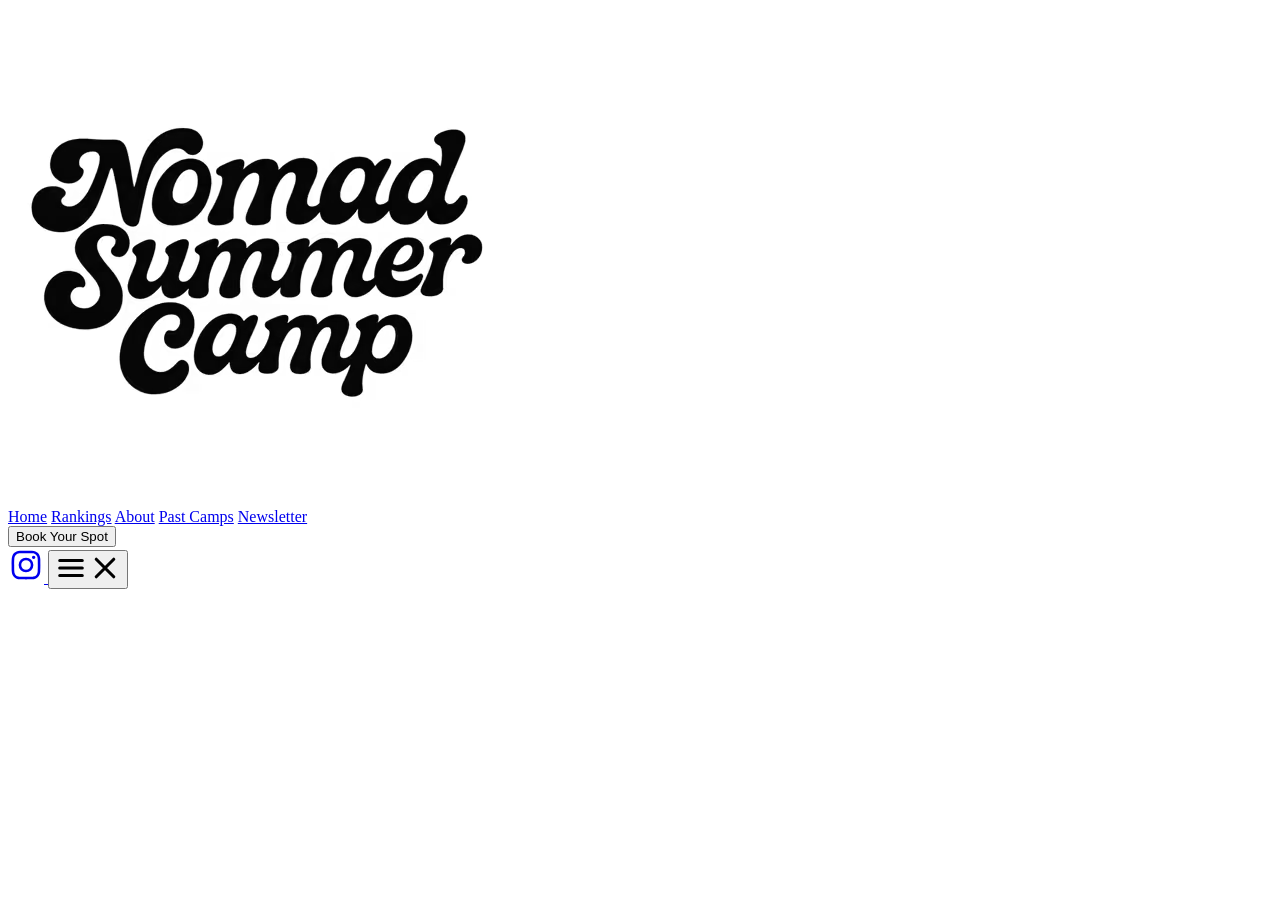
<file: nav.html>
<!-- Shared site header. Injected into #nav-placeholder by /components.js.
     This is a fragment on purpose — no <html>, <head> or <body>.
     Edit the nav here and every page picks it up.
     The active link is set at runtime from location.pathname, so there is
     nothing page-specific in this file.
     The "Newsletter" link opens the beehiiv popup — it carries the
     .js-beehiiv-newsletter hook that the beehiiv form's on-click trigger
     is configured against (see components.js). -->
<header class="site-header" id="site-header">
  <div class="site-header__inner">
    <a class="site-header__logo" href="/"><img src="/nsc-logo-black.avif" alt="NSC" class="site-header__logo-img"></a>
    <nav class="site-header__nav" id="site-header-nav" aria-label="Main">
      <a class="site-header__link" href="/">Home</a>
      <a class="site-header__link" href="/rankings">Rankings</a>
      <a class="site-header__link" href="/about">About</a>
      <a class="site-header__link" href="/past-camps">Past Camps</a>
      <a class="site-header__link js-beehiiv-newsletter" href="#">Newsletter</a>
    </nav>
    <button class="btn-primary btn-primary--sm site-header__cta" data-tally-open="zxDW8M" data-tally-layout="modal" data-tally-width="800" data-tally-emoji-text="🥳" data-tally-emoji-animation="none" data-tally-form-events-forwarding="1">Book Your Spot</button>

    <!-- Right-side controls. Below 768px the header CTA is hidden (the
         sticky book bar covers it) and this pair shows on the right:
         a plain-ink Instagram glyph, then the hamburger — same "nav is
         text, not a sticker" restraint, no fill or frame on either. -->
    <div class="site-header__actions">
      <a class="site-header__ig" href="https://www.instagram.com/nomad.summercamp" target="_blank" rel="noopener" aria-label="Message us on Instagram">
        <svg class="site-header__ig-icon" viewBox="0 0 24 24" width="36" height="36" aria-hidden="true" focusable="false">
          <path fill="currentColor" d="M12 4.16c2.56 0 2.87.01 3.88.06.94.04 1.44.2 1.78.33.45.17.77.38 1.1.71.34.34.55.66.72 1.1.13.35.29.85.33 1.79.05 1.01.06 1.32.06 3.88s-.01 2.87-.06 3.88c-.04.94-.2 1.44-.33 1.78-.17.45-.38.77-.71 1.1-.34.34-.66.55-1.1.72-.35.13-.85.29-1.79.33-1.01.05-1.32.06-3.88.06s-2.87-.01-3.88-.06c-.94-.04-1.44-.2-1.78-.33a2.96 2.96 0 0 1-1.1-.71 2.96 2.96 0 0 1-.72-1.1c-.13-.35-.29-.85-.33-1.79-.05-1.01-.06-1.32-.06-3.88s.01-2.87.06-3.88c.04-.94.2-1.44.33-1.78.17-.45.38-.77.71-1.1.34-.34.66-.55 1.1-.72.35-.13.85-.29 1.79-.33 1.01-.05 1.32-.06 3.88-.06M12 2.44c-2.6 0-2.93.01-3.95.06-1.02.05-1.72.21-2.33.45-.63.24-1.16.57-1.7 1.1-.53.54-.86 1.07-1.1 1.7-.24.61-.4 1.31-.45 2.33-.05 1.02-.06 1.35-.06 3.95s.01 2.93.06 3.95c.05 1.02.21 1.72.45 2.33.24.63.57 1.16 1.1 1.7.54.53 1.07.86 1.7 1.1.61.24 1.31.4 2.33.45 1.02.05 1.35.06 3.95.06s2.93-.01 3.95-.06c1.02-.05 1.72-.21 2.33-.45a4.7 4.7 0 0 0 1.7-1.1c.53-.54.86-1.07 1.1-1.7.24-.61.4-1.31.45-2.33.05-1.02.06-1.35.06-3.95s-.01-2.93-.06-3.95c-.05-1.02-.21-1.72-.45-2.33a4.7 4.7 0 0 0-1.1-1.7 4.7 4.7 0 0 0-1.7-1.1c-.61-.24-1.31-.4-2.33-.45-1.02-.05-1.35-.06-3.95-.06Zm0 4.65a4.91 4.91 0 1 0 0 9.82 4.91 4.91 0 0 0 0-9.82Zm0 8.1a3.19 3.19 0 1 1 0-6.38 3.19 3.19 0 0 1 0 6.38Zm6.25-8.29a1.15 1.15 0 1 1-2.3 0 1.15 1.15 0 0 1 2.3 0Z"/>
        </svg>
      </a>
      <button class="site-header__menu-toggle" type="button" aria-label="Menu" aria-expanded="false" aria-controls="site-header-nav">
        <svg class="site-header__menu-icon site-header__menu-icon--bars" viewBox="0 0 24 24" width="30" height="30" aria-hidden="true" focusable="false">
          <path d="M3 6h18M3 12h18M3 18h18" fill="none" stroke="currentColor" stroke-width="2.5" stroke-linecap="round"/>
        </svg>
        <svg class="site-header__menu-icon site-header__menu-icon--x" viewBox="0 0 24 24" width="30" height="30" aria-hidden="true" focusable="false">
          <path d="M5 5 19 19M19 5 5 19" fill="none" stroke="currentColor" stroke-width="2.5" stroke-linecap="round"/>
        </svg>
      </button>
    </div>
  </div>
</header>
</file>
<file: css/style.css>
/* ============================================================
   DESIGN TOKENS
   ============================================================ */
:root {
  /* Palette */
  --color-cream:    #fff7ed;
  --color-pink:     #f43f5e;
  --color-teal:     #14b8a6;
  --color-orange:   #f97316;
  --color-yellow:   #facc15;
  --color-dark:     #1b1533;
  --color-white:    #ffffff;
  --color-gray-mid: #d4d4d4;

  /* Section washes — a breath of palette colour behind a section,
     never a colour field. See "Section backgrounds" note below. */
  --wash-blush: #fdeef1;
  --wash-peach: #fdeee0;
  --wash-mint:  #ecf7f4;

  /* RGB channels for alpha variants (e.g. rgba(var(--color-dark-rgb), 0.15)) */
  --color-dark-rgb:   27, 21, 51;
  --color-yellow-rgb: 250, 204, 21;

  /* Hard offset shadows (no blur — flat sticker style) */
  --shadow-sm:  3px 3px 0 var(--color-dark);
  --shadow-md:  6px 6px 0 var(--color-dark);
  --shadow-lg:  7px 7px 0 var(--color-dark);
  --shadow-xl:  9px 9px 0 var(--color-dark);

  /* Inset outlines (drawn inside the element's own bounds) */
  --outline-thick: 4px solid var(--color-dark);
  --outline-thin:  2.5px solid var(--color-dark);

  /* Typography */
  --font-display:     'Bungee', sans-serif;
  --font-body:        'Archivo Black', sans-serif;
  --font-handwritten: 'Kalam', cursive;

  /* Radii */
  --radius-sticker: 16px;
  --radius-pill:    999px;

  /* Layout gutters */
  --gutter-left:  155px;
  --gutter-right:  80px;
}


/* ============================================================
   SECTION BACKGROUNDS
   The page is a stack of sheets, not one beige field. Balance
   rule: a section gets EITHER a soft wash OR a light pattern —
   never both. Exactly two sections carry a full colour field
   with a pattern on top, and the page is paced around them.
   No dark fields.

     Hero .................. cream + its own halftone overlay
     Julie quote ........... TEAL FIELD + barber stripes  <- accent
     What is NSC ........... cream, flat
     Camper quotes ......... cream + faint pink halftone
     A day at Camp ......... soft peach, flat
     Everything's Included . TEAL FIELD + ledger grid      <- accent
     Camp Grounds Tour ..... cream + faint teal contours
     Where You'll Stay ..... soft mint, flat
     Camper testimonials .. cream + faint orange halftone

   Every pattern uses hard colour stops, never a soft gradient —
   same reason the shadows have no blur.
   ============================================================ */


/* ============================================================
   RESET & BASE
   ============================================================ */
*, *::before, *::after {
  box-sizing: border-box;
  margin: 0;
  padding: 0;
}

html { font-size: 16px; }

body {
  background: var(--color-cream);
  color: var(--color-dark);
  font-family: var(--font-body);
  -webkit-font-smoothing: antialiased;
}

img {
  display: block;
  max-width: 100%;
}

a { text-decoration: none; }

h1 { font-size: inherit; font-weight: inherit; }


/* ============================================================
   COMPONENT — STICKER HEADLINE
   Each line is its own puffy sticker:
   rounded pill shape, inset border outline, hard shadow.
   ============================================================ */
.sticker {
  display: inline-block;
  padding: 10px 20px;
  border-radius: var(--radius-sticker);
  outline: var(--outline-thick);
  outline-offset: -4px;
  box-shadow: var(--shadow-md);
  font-family: var(--font-display);
  font-size: 3rem;
  line-height: 1.1;
  color: var(--color-white);
  white-space: nowrap;
}

.sticker--pink   { background: var(--color-pink); }
.sticker--teal   { background: var(--color-teal); }
.sticker--orange { background: var(--color-orange); }
.sticker--yellow { background: var(--color-yellow); color: var(--color-dark); }


/* ============================================================
   COMPONENT — BADGE
   Small pill badge (e.g. "30% sold out")
   ============================================================ */
.badge {
  display: inline-block;
  font-family: var(--font-body);
  font-size: 0.75rem;
  color: var(--color-white);
  text-transform: uppercase;
  letter-spacing: 0.05em;
}

.badge--pill {
  padding: 8px 16px;
  border-radius: var(--radius-pill);
  outline: var(--outline-thin);
  outline-offset: -2.5px;
  box-shadow: var(--shadow-sm);
}

.badge--orange { background: var(--color-orange); }


/* ============================================================
   COMPONENT — INFO TAG
   Small rectangular tags for location / date / duration.
   No shadow; uses inset outline only.
   ============================================================ */
.info-tag {
  display: inline-block;
  padding: 8px 16px;
  outline: var(--outline-thin);
  outline-offset: -2.5px;
  font-family: var(--font-body);
  font-size: 0.75rem;
  color: var(--color-white);
  text-transform: uppercase;
  letter-spacing: 0.05em;
  white-space: nowrap;
}

/* Outline is a darker shade of the tag's own colour (the 700 step of
   each hue), not black — same idea as the housing "All-inclusive" chip. */
.info-tag--pink   { background: var(--color-pink);   outline-color: #be123c; }
.info-tag--teal   { background: var(--color-teal);   outline-color: #0f766e; }
.info-tag--orange { background: var(--color-orange); outline-color: #c2410c; }


/* ============================================================
   COMPONENT — PRIMARY CTA BUTTON
   Yellow, chunky, pressable sticker-button.
   Shadow tightens + translates on hover to feel tactile.
   ============================================================ */
.btn-primary {
  display: inline-block;
  padding: 16px 36px;
  background: var(--color-yellow);
  outline: var(--outline-thick);
  outline-offset: -4px;
  box-shadow: var(--shadow-lg);
  font-family: var(--font-display);
  font-size: 1rem;
  color: var(--color-dark);
  text-transform: uppercase;
  letter-spacing: 0.05em;
  cursor: pointer;
  transition: box-shadow 80ms ease, transform 80ms ease;
}

.btn-primary:hover {
  box-shadow: 3px 3px 0 var(--color-dark);
  transform: translate(4px, 4px);
}

/* Compact variant — header bar */
.btn-primary--sm {
  padding: 10px 20px;
  font-size: 0.78rem;
  box-shadow: var(--shadow-sm);
}

.btn-primary--sm:hover {
  box-shadow: 1px 1px 0 var(--color-dark);
  transform: translate(2px, 2px);
}

/* Stacked variant — main label with a small sub-note beneath it
   (hero CTA: "Book Your Spot" / "No payment due yet"). */
.btn-primary--stack {
  display: inline-flex;
  flex-direction: column;
  align-items: center;
  gap: 2px;
  line-height: 1.15;
}

.btn-primary__note {
  font-family: var(--font-body);
  font-size: 0.7rem;
  letter-spacing: 0.03em;
  text-transform: none;
  opacity: 0.8;
}


/* Reserves the header's height before /components.js swaps the real
   markup in, so the injection causes no layout shift. Keep in sync
   with .site-header's rendered height. */
#nav-placeholder {
  height: 71px;
}

/* Desktop pins the header to a fixed height that shrinks on scroll
   (see .site-header rules below), so the reserved space must match. */
@media (min-width: 1101px) {
  #nav-placeholder {
    height: 80px;
  }
}

/* Rough reserve for the footer so its injection doesn't jump the
   page's scroll height. It sits below all content, so an exact
   match matters less than the header's — a ballpark is fine. */
#footer-placeholder {
  min-height: 340px;
}


/* ============================================================
   COMPONENT — SITE HEADER
   Sticky bar shared by every page.

   It is the top edge of the paper, not an object sitting on top
   of it, so it carries a hard bottom rule and NO shadow — a
   shadow here would drag across all nine sections on scroll.

   Exactly two things in the bar have weight: the wordmark and
   the yellow CTA. The nav links are plain text on purpose. Made
   into tags or stickers they would turn the bar into a sticker
   sheet competing with the hero, and yellow would stop being
   the one colour that means "click this".
   ============================================================ */
.site-header {
  position: sticky;
  top: 0;
  z-index: 100;
  background: var(--color-cream);
  border-bottom: 3px solid var(--color-dark);
}

@media (prefers-reduced-motion: reduce) {
  .site-header,
  .site-header__nav {
    transition: none;
  }
}

/* Desktop only: fixed 80px bar that collapses to 50px once the page
   is scrolled. components.js toggles .site-header--scrolled from a
   scroll listener. Tablet/mobile keep their natural height. */
@media (min-width: 1101px) {
  .site-header {
    height: 80px;
    transition: height 200ms ease;
  }
  .site-header__inner {
    height: 100%;
    padding-top: 0;
    padding-bottom: 0;
  }
  .site-header__logo-img {
    height: 56px;
    transition: height 200ms ease;
  }
  .site-header--scrolled {
    height: 50px;
  }
  .site-header--scrolled .site-header__logo-img {
    height: 34px;
  }
}

.site-header__inner {
  max-width: 1440px;
  margin: 0 auto;
  padding: 14px var(--gutter-right) 14px var(--gutter-left);
  display: flex;
  align-items: center;
  gap: 32px;
}

.site-header__logo {
  font-family: var(--font-display);
  font-size: 1.1rem;
  color: var(--color-dark);
  flex-shrink: 0;
  display: flex;
  align-items: center;
}

.site-header__logo-img {
  height: 75px;
  width: auto;
  display: block;
}

.site-header__nav {
  display: flex;
  align-items: center;
  gap: 26px;
}

.site-header__link {
  font-family: var(--font-body);
  font-size: 0.72rem;
  text-transform: uppercase;
  letter-spacing: 0.06em;
  color: var(--color-dark);
  opacity: 0.45;
  white-space: nowrap;
  border-bottom: 3px solid transparent;
  padding-bottom: 2px;
  transition: opacity 120ms ease;
}

.site-header__link:hover { opacity: 1; }

/* Current page — full ink and a hard orange rule under it */
.site-header__link--active {
  opacity: 1;
  border-bottom-color: var(--color-orange);
}

.site-header__cta {
  margin-left: auto;
  flex-shrink: 0;
}

/* Hamburger toggle — hidden on desktop (links show inline), shown on
   mobile. Plain ink icon, no fill: the same "nav is text, not a sticker"
   restraint the links follow. */
.site-header__menu-toggle {
  display: none;
  align-items: center;
  justify-content: center;
  width: 42px;
  height: 42px;
  margin-left: -4px;
  padding: 0;
  background: none;
  border: none;
  color: var(--color-dark);
  cursor: pointer;
  flex-shrink: 0;
}

.site-header__menu-icon { display: block; }
.site-header__menu-icon--x { display: none; }
.site-header__menu-toggle[aria-expanded="true"] .site-header__menu-icon--bars { display: none; }
.site-header__menu-toggle[aria-expanded="true"] .site-header__menu-icon--x { display: block; }

/* Desktop/tablet: the IG glyph is mobile-only, and the wrapper collapses
   so the CTA keeps pushing itself right exactly as before. */
.site-header__actions { display: contents; }
.site-header__ig { display: none; }

@media (max-width: 1100px) {
  .site-header__inner {
    padding-left: 60px;
    padding-right: 48px;
    gap: 24px;
  }
  .site-header__nav { gap: 18px; }
}

@media (max-width: 768px) {
  .site-header__inner {
    padding-left: 24px;
    padding-right: 24px;
  }

  /* Mobile-only auto-hide — components.js toggles .site-header--hidden
     from a scroll listener (down = hide, up = show). Desktop/tablet keep
     the header put; desktop has its own collapse-on-scroll above. */
  .site-header {
    transition: transform 250ms ease;
  }

  .site-header--hidden {
    transform: translateY(-100%);
  }

  /* Bar becomes: logo (left) · IG glyph + hamburger (right). The CTA
     drops out — the sticky book bar covers it below 768px. */
  .site-header__cta {
    display: none;
  }

  .site-header__actions {
    display: flex;
    align-items: center;
    gap: 4px;
    margin-left: auto;
    flex-shrink: 0;
  }

  .site-header__ig {
    display: flex;
    align-items: center;
    justify-content: center;
    width: 42px;
    height: 42px;
    color: var(--color-dark);
  }

  .site-header__ig-icon {
    display: block;
  }

  .site-header__menu-toggle {
    display: flex;
    margin-left: 0;
  }

  /* The nav turns into a dropdown panel under the bar — same links,
     stacked, still plain uppercase text. */
  .site-header__nav {
    display: flex;
    flex-direction: column;
    align-items: stretch;
    gap: 0;
    position: absolute;
    top: 100%;
    left: 0;
    right: 0;
    background: var(--color-cream);
    border-bottom: 3px solid var(--color-dark);
    box-shadow: 0 8px 0 rgba(var(--color-dark-rgb), 0.18);
    padding: 4px 24px 12px;
    /* closed */
    opacity: 0;
    visibility: hidden;
    transform: translateY(-10px);
    pointer-events: none;
    transition: opacity 160ms ease, transform 160ms ease, visibility 160ms;
  }

  .site-header--menu-open .site-header__nav {
    opacity: 1;
    visibility: visible;
    transform: translateY(0);
    pointer-events: auto;
  }

  .site-header__nav .site-header__link {
    padding: 15px 2px;
    font-size: 0.9rem;
    opacity: 0.6;
    white-space: nowrap;
    border-bottom: 1.5px solid rgba(var(--color-dark-rgb), 0.12);
  }

  .site-header__nav .site-header__link:last-child {
    border-bottom: none;
  }

  .site-header__nav .site-header__link--active {
    opacity: 1;
    border-bottom-color: var(--color-orange);
    border-bottom-width: 3px;
  }
}


/* ============================================================
   COMPONENT — SITE FOOTER
   Shared by every page, injected into #footer-placeholder by
   /components.js — same mechanism as the header.

   The counterpart to the header. Where the header is the top
   edge of the paper — hard 3px rule, no shadow — the footer is
   the bottom edge, and the page's one loud send-off: a full
   teal colour field with the same 45° stripe as the quote
   sections, so it reads as a deliberate end cap rather than a
   new kind of object. Hard 3px rule on top, no shadow.
   ============================================================ */
.site-footer {
  background-color: var(--color-teal);
  background-image: repeating-linear-gradient(45deg,
    rgba(255, 255, 255, 0.14) 0 22px,
    transparent 22px 44px);
  border-top: 3px solid var(--color-dark);
  color: var(--color-white);
}

.site-footer__inner {
  max-width: 1440px;
  margin: 0 auto;
  /* Symmetric gutters on purpose. The page's default gutters are
     unequal (155 left / 80 right); with the row's space-between
     that pushed the socials block hard against the right edge
     while the CTA sat far in from the left. Matching the two
     removes the lopsidedness — same fix as .hero__inner. */
  padding: 64px var(--gutter-right) 40px;
}

/* --- Main row: CTA stack · address · socials --- */
.site-footer__main {
  display: flex;
  flex-wrap: wrap;
  align-items: flex-start;
  justify-content: space-between;
  gap: 40px;
  padding-bottom: 44px;
}

/* Newsletter button sits directly under the primary CTA. */
.site-footer__actions {
  display: flex;
  flex-direction: column;
  align-items: flex-start;
  gap: 18px;
}

.site-footer__newsletter-wrap {
  display: flex;
  flex-direction: column;
  align-items: flex-start;
  gap: 8px;
}

.site-footer__contact,
.site-footer__follow {
  display: flex;
  flex-direction: column;
  align-items: flex-start;
  gap: 12px;
}

/* Ghost twin of .btn-primary: same chunky shape and hard shadow,
   outlined instead of filled so it stays clearly secondary and
   yellow keeps meaning "the one button". */
.site-footer__newsletter {
  display: inline-block;
  padding: 15px 30px;
  background: transparent;
  outline: 3px solid var(--color-white);
  outline-offset: -3px;
  box-shadow: var(--shadow-md);
  font-family: var(--font-display);
  font-size: 0.85rem;
  color: var(--color-white);
  text-transform: uppercase;
  letter-spacing: 0.05em;
  text-decoration: none;
  transition: box-shadow 80ms ease, transform 80ms ease;
}

.site-footer__newsletter:hover {
  box-shadow: 2px 2px 0 var(--color-dark);
  transform: translate(4px, 4px);
}

.site-footer__heading {
  font-family: var(--font-body);
  font-size: 0.8rem;
  text-transform: uppercase;
  letter-spacing: 0.08em;
  margin-bottom: 4px;
}

.site-footer__link {
  font-family: var(--font-body);
  font-size: 0.9rem;
  color: var(--color-white);
  text-decoration: none;
}

.site-footer__link:hover {
  text-decoration: underline;
}

.site-footer__address {
  font-family: var(--font-body);
  font-size: 0.9rem;
  font-style: normal;
  line-height: 1.7;
}

.site-footer__socials {
  display: flex;
  gap: 14px;
  margin-top: 6px;
}

.site-footer__social {
  width: 46px;
  height: 46px;
  display: flex;
  align-items: center;
  justify-content: center;
  background: var(--color-white);
  color: var(--color-dark);
  border-radius: 50%;
  outline: var(--outline-thin);
  outline-offset: -2.5px;
  box-shadow: var(--shadow-sm);
  transition: box-shadow 80ms ease, transform 80ms ease;
}

.site-footer__social:hover {
  box-shadow: 1px 1px 0 var(--color-dark);
  transform: translate(2px, 2px);
}

/* --- Bottom: copyright + legal stubs --- */
.site-footer__legal {
  display: flex;
  flex-wrap: wrap;
  align-items: center;
  justify-content: space-between;
  gap: 12px 24px;
  padding-top: 30px;
  border-top: 2px solid rgba(255, 255, 255, 0.25);
}

.site-footer__copy {
  font-family: var(--font-body);
  font-size: 0.75rem;
  text-transform: uppercase;
  letter-spacing: 0.05em;
}

.site-footer__legal-links {
  display: flex;
  flex-wrap: wrap;
  gap: 20px;
}

.site-footer__legal-links a {
  font-family: var(--font-body);
  font-size: 0.75rem;
  text-transform: uppercase;
  letter-spacing: 0.05em;
  color: var(--color-white);
  text-decoration: none;
}

.site-footer__legal-links a:hover {
  text-decoration: underline;
}

@media (max-width: 1100px) {
  .site-footer__inner {
    padding-left: 48px;
    padding-right: 48px;
  }
}

@media (max-width: 768px) {
  .site-footer__inner {
    padding: 48px 24px 32px;
  }
  .site-footer__main {
    flex-direction: column;
    gap: 32px;
    padding-bottom: 36px;
  }
  .site-footer__cta,
  .site-footer__newsletter-wrap,
  .site-footer__newsletter {
    width: 100%;
  }
  .site-footer__cta,
  .site-footer__newsletter {
    text-align: center;
  }
  .site-footer__legal {
    flex-direction: column;
    align-items: flex-start;
  }
}


/* ============================================================
   COMPONENT — NEWSLETTER POPUP
   A pre-loaded beehiiv embed iframe (in footer.html) that we
   just show/hide. Toggled by components.js via --open.
   ============================================================ */
.nsc-nl-overlay {
  position: fixed;
  inset: 0;
  z-index: 2000;
  display: none;
  align-items: flex-start;
  justify-content: center;
  padding: 72px 16px 24px;
  overflow-y: auto;
  background: rgba(var(--color-dark-rgb), 0.82);
}

.nsc-nl-overlay--open {
  display: flex;
}

.nsc-nl-overlay__box {
  position: relative;
  width: 100%;
  max-width: 520px;
  margin: auto 0;
}

.nsc-nl-overlay__box .beehiiv-embed {
  /* beehiiv's embed.js writes an inline `width:<px>` onto the iframe from
     the form's own self-measurement. If it measures while the overlay is
     display:none the form collapses to ~162px and that inline width sticks
     — and an inline style beats a plain stylesheet rule, so this needs
     !important. Height must stay dynamic (beehiiv drives it). */
  width: 100% !important;
}

.nsc-nl-overlay__close {
  position: absolute;
  top: -46px;
  right: 0;
  padding: 0 6px;
  background: none;
  border: none;
  font-family: var(--font-display);
  font-size: 2rem;
  line-height: 1;
  color: var(--color-white);
  cursor: pointer;
}

.nsc-nl-overlay__close:hover {
  color: var(--color-yellow);
}

@media (max-width: 768px) {
  .nsc-nl-overlay {
    padding: 56px 12px 16px;
  }
}


/* ============================================================
   COMPONENT — POLAROID
   White-bordered photo frame with hard offset shadow.
   Apply --hero or --sm modifier for sizing.
   ============================================================ */
.polaroid {
  display: inline-block;
  background: var(--color-white);
  padding: 20px 20px 80px;
  outline: var(--outline-thick);
  outline-offset: -4px;
  box-shadow: var(--shadow-xl);
}

.polaroid__frame {
  overflow: hidden;
  background: var(--color-gray-mid);
  position: relative;
}

.polaroid__img {
  width: 100%;
  height: 100%;
  object-fit: cover;
  display: block;
}

.polaroid__caption {
  font-family: var(--font-handwritten);
  font-size: 1.25rem;
  font-weight: 700;
  color: #2d52c8; /* handwritten-ink blue, warmer than --color-dark */
  text-align: center;
  margin-top: 12px;
  line-height: 1.3;
}

/* Hero polaroid — large, rotated 4° */
.polaroid--hero {
  transform: rotate(4deg);
}

.polaroid--hero .polaroid__frame {
  width: 360px;
  height: 420px;
}

/* Strip polaroids — smaller square frames */
.polaroid--sm .polaroid__frame {
  width: 192px;
  height: 192px;
}


/* ============================================================
   HERO SECTION
   ============================================================ */
.hero {
  position: relative;
  background: var(--color-cream);
  overflow: hidden;
}

/* --- Background blobs --- */
.hero__blob {
  position: absolute;
  border-radius: 50%;
  filter: blur(100px);
  opacity: 0.25;
  pointer-events: none;
  z-index: 0;
}

.hero__blob--teal {
  width: 600px;
  height: 600px;
  background: var(--color-teal);
  top: -180px;
  left: -180px;
}

.hero__blob--pink {
  width: 600px;
  height: 600px;
  background: var(--color-pink);
  bottom: -100px;
  right: -200px;
}

/* --- Halftone texture overlay --- */
.hero__halftone {
  position: absolute;
  inset: 0;
  background-image: radial-gradient(circle, var(--color-dark) 1.5px, transparent 1.5px);
  background-size: 20px 20px;
  opacity: 0.05;
  pointer-events: none;
  z-index: 0;
}

/* --- Two-column layout: content left, polaroid right --- */
.hero__inner {
  position: relative;
  z-index: 1;
  max-width: 1440px;
  margin: 0 auto;
  padding: 40px var(--gutter-right) 40px var(--gutter-left);
  display: grid;
  grid-template-columns: 500px 1fr;
  gap: 60px;
  align-items: center;
  min-height: 480px;
}

/* Above tablet only: the right column's 1fr soaks up all leftover
   width on a wide window, and since the video never grows past its
   own 420px, that leftover sits empty on the right — content reads
   as pushed left. Scoped to desktop so tablet/mobile are untouched. */
@media (min-width: 1101px) {
  .hero__inner {
    /* gutter-left (155) and gutter-right (80) are unequal, so
       centering the content within this box still left it biased
       right. Matching left to right removes that bias. */
    padding-left: var(--gutter-right);
    grid-template-columns: 500px auto;
    justify-content: center;
  }
  .hero__visual {
    justify-content: center;
  }
}

/* --- Left: content column --- */
.hero__content {
  display: flex;
  flex-direction: column;
  align-items: flex-start;
  min-width: 0; /* grid/flex items default to a content-sized min-width,
                   which let long copy push the column past its track */
}

.hero__content > .badge,
.hero__content > .info-tag {
  margin-bottom: 20px;
}

.headline-stack {
  display: flex;
  flex-direction: column;
  align-items: flex-start;
  gap: 12px;
  margin-bottom: 28px;
}

.hero__sub {
  font-family: var(--font-body);
  font-size: 1.05rem;
  line-height: 1.5;
  color: var(--color-dark);
  opacity: 0.75;
  max-width: 440px;
  margin-bottom: 18px;
}

.info-strips {
  display: flex;
  align-items: center;
  flex-wrap: wrap;
  gap: 12px;
  margin-bottom: 18px;
}

.cta-block {
  display: flex;
  flex-direction: column;
  align-items: flex-start;
  gap: 14px;
}

.fine-print {
  font-family: var(--font-body);
  font-size: 0.75rem;
  color: var(--color-dark);
}

/* Secondary "message us on IG" nudge — matches the CTA sub-note voice
   (body font, small). Plain text so yellow stays the one CTA colour. */
.hero__dm {
  font-family: var(--font-body);
  font-size: 0.75rem;
  color: var(--color-dark);
}

.hero__dm a {
  color: var(--color-dark);
  text-decoration: none;
}

.hero__dm a:hover .dm-cta {
  text-decoration-color: var(--color-pink);
}

/* Shared: the underlined "Slide into our DMs" phrase (hero + FAQ closer) */
.dm-cta {
  text-decoration: underline;
  text-decoration-thickness: 2px;
  text-underline-offset: 2px;
}

/* --- Right: polaroid column --- */
.hero__visual {
  display: flex;
  justify-content: flex-start;
  align-items: center;
  padding-left: 20px;
  min-width: 0;
}

.hero__video {
  width: 420px;
  max-width: 100%;
  display: block;
  border-radius: 16px;
  transform: rotate(4deg);
  box-shadow: var(--shadow-xl) var(--color-dark);
}


/* ============================================================
   POLAROID STRIP
   Full-width row of 5 photos, each slightly tilted / offset.
   ============================================================ */
.polaroid-strip {
  position: relative;
  z-index: 1;
  overflow: hidden;
  padding: 0 0 60px;
  margin: 0 -80px;
}

.polaroid-strip__track {
  display: flex;
  gap: 16px;
  align-items: flex-start;
  width: max-content;
  cursor: grab;
  user-select: none;
}

.polaroid-strip__track.is-dragging {
  cursor: grabbing;
}

/* Individual rotations + vertical nudges (repeats mod 15) */
.polaroid-strip__track .polaroid:nth-child(15n+1)  { transform: rotate(-1deg);   margin-top: 16px; }
.polaroid-strip__track .polaroid:nth-child(15n+2)  { transform: rotate(2deg);    margin-top:  8px; }
.polaroid-strip__track .polaroid:nth-child(15n+3)  { transform: rotate(-0.5deg); margin-top: 24px; }
.polaroid-strip__track .polaroid:nth-child(15n+4)  { transform: rotate(1.5deg);  margin-top: 12px; }
.polaroid-strip__track .polaroid:nth-child(15n+5)  { transform: rotate(-2deg);   margin-top:  3px; }
.polaroid-strip__track .polaroid:nth-child(15n+6)  { transform: rotate(0.8deg);  margin-top: 20px; }
.polaroid-strip__track .polaroid:nth-child(15n+7)  { transform: rotate(-1.5deg); margin-top:  6px; }
.polaroid-strip__track .polaroid:nth-child(15n+8)  { transform: rotate(2.5deg);  margin-top: 14px; }
.polaroid-strip__track .polaroid:nth-child(15n+9)  { transform: rotate(-0.3deg); margin-top: 28px; }
.polaroid-strip__track .polaroid:nth-child(15n+10) { transform: rotate(1deg);    margin-top:  4px; }
.polaroid-strip__track .polaroid:nth-child(15n+11) { transform: rotate(-1.8deg); margin-top: 18px; }
.polaroid-strip__track .polaroid:nth-child(15n+12) { transform: rotate(0.5deg);  margin-top:  9px; }
.polaroid-strip__track .polaroid:nth-child(15n+13) { transform: rotate(-2.5deg); margin-top: 22px; }
.polaroid-strip__track .polaroid:nth-child(15n+14) { transform: rotate(1.2deg);  margin-top:  5px; }
.polaroid-strip__track .polaroid:nth-child(15n+15) { transform: rotate(-0.8deg); margin-top: 30px; }


/* ============================================================
   RESPONSIVE
   ============================================================ */

/* Tablet */
@media (max-width: 1100px) {
  .hero__inner {
    padding: 18px 48px 60px 60px;
    grid-template-columns: 420px 1fr;
    gap: 40px;
    min-height: auto;
  }

  .sticker {
    font-size: 2.25rem;
  }

  .polaroid--hero .polaroid__frame {
    width: 300px;
    height: 340px;
  }
}

/* Mobile */
@media (max-width: 768px) {
  .hero__inner {
    padding: 14px 24px 60px;
    grid-template-columns: 1fr;
    gap: 48px;
    min-height: auto;
  }

  .hero__content {
    order: 1;
    align-items: center;
    text-align: center;
  }

  .hero__content .headline-stack,
  .cta-block {
    align-items: center;
  }

  .info-strips {
    justify-content: center;
  }

  .hero__sub {
    margin-left: auto;
    margin-right: auto;
  }

  .hero__visual {
    order: 2;
    justify-content: center;
    padding-left: 0;
  }

  /* Rotated elements paint outside their own layout box. At 420px the
     video's rotated corners were spilling past the viewport even though
     max-width:100% capped its layout width — cap tighter and rotate less
     on the narrowest screens. */
  .hero__video {
    width: min(320px, 100%);
    transform: rotate(2deg);
  }

  .sticker {
    font-size: 1.75rem;
    /* Single-line multi-word stickers ("Rooms & Pricing", "A day at
       camp", "Camp Grounds Tour") are wider than a narrow phone even
       at this size — nowrap let them run off the right edge. Let a
       sticker that doesn't fit wrap to two lines instead; one that
       does fit is unaffected. */
    white-space: normal;
    text-align: center;
    max-width: calc(100vw - 48px);
  }

  /* The hero headline is only two short words per line ("Summer Camp",
     "is calling"), so it can run much larger than the generic section
     sticker. Scale with the viewport — the calc() keeps the longest
     line ("Summer Camp") a comfortable margin inside the content
     column from ~320px up, and the 2.5rem cap stops it ballooning as
     the layout approaches the 768px breakpoint. */
  .hero__content .sticker {
    font-size: clamp(1.75rem, calc(12vw - 10px), 2.5rem);
  }

  /* Section headlines with short labels ("A day at camp", "Everything's
     / Included", "Got / questions?") have width to spare on a phone —
     scale them up with the viewport too. The 9vw term keeps the longest
     of them ("A day at camp") inside the content column from ~320px up;
     the 2.4rem cap holds them near the breakpoint. Sections with tighter
     labels (Rooms & Pricing, our word for it) and the two-part manifesto
     question are deliberately left on the smaller base size, with the
     wrap-not-overflow safety net above. */
  .included .sticker,
  .schedule .sticker,
  .faq .sticker {
    font-size: clamp(1.8rem, 9vw, 2.4rem);
  }

  .polaroid--hero .polaroid__frame {
    width: 260px;
    height: 300px;
  }

  /* Strip scrolls horizontally on mobile */
  .polaroid-strip {
    overflow-x: auto;
    justify-content: flex-start;
    gap: 12px;
    padding-bottom: 40px;
    padding-left: 24px;
    scrollbar-width: none;
  }

  .polaroid-strip::-webkit-scrollbar {
    display: none;
  }

  .polaroid-strip .polaroid {
    flex-shrink: 0;
  }
}


/* ============================================================
   QUOTE SECTION  — shared layout
   ============================================================ */
.quote-section {
  position: relative;
  /* ACCENT — one of two full colour fields on the page */
  background-color: var(--color-teal);
  background-image: repeating-linear-gradient(45deg,
    rgba(255, 255, 255, 0.14) 0 22px,
    transparent 22px 44px);
  padding: 72px 0 96px;
}

.quote-section__inner {
  max-width: 1440px;
  margin: 0 auto;
  padding: 0 var(--gutter-right) 0 var(--gutter-left);
  display: grid;
  grid-template-columns: 320px 1fr;
  gap: 64px;
  align-items: center;
}

/* Camper polaroid */
.polaroid--camper {
  transform: rotate(-3deg);
}

.polaroid__frame--camper {
  width: 260px;
  height: 320px;
}


/* ============================================================
   QUOTE CARD — NOTEBOOK PAPER (CSS)
   The "paper" is the content box itself — warm sheet, ruled lines,
   punch holes, hard offset shadow — so it grows with the text. This
   replaced a fixed-aspect-ratio raster (notes-background.png) that
   the long two-paragraph quote overran at every width below ~1440px.
   ============================================================ */
.quote-card--paper {
  display: block;
  max-width: 680px;
  width: 100%;
  transform: rotate(1deg);
}

.quote-card__content {
  position: relative;
  display: flex;
  flex-direction: column;
  gap: 18px;
  padding: 40px 64px 40px 44px;
  background-color: #fffdf5;
  background-image: repeating-linear-gradient(
    to bottom,
    transparent 0 35px,
    rgba(30, 58, 110, 0.13) 35px 36px);
  background-position: 0 46px;
  border: 2.5px solid var(--color-dark);
  box-shadow: 8px 8px 0 var(--color-dark);
}

/* three punch holes down the right margin */
.quote-card__content::after {
  content: "";
  position: absolute;
  top: 16%;
  bottom: 16%;
  right: 22px;
  width: 16px;
  background-image:
    radial-gradient(circle 7px at 8px 8%, var(--color-teal) 96%, transparent 100%),
    radial-gradient(circle 7px at 8px 50%, var(--color-teal) 96%, transparent 100%),
    radial-gradient(circle 7px at 8px 92%, var(--color-teal) 96%, transparent 100%);
  background-repeat: no-repeat;
}

/* shared quote typography */
.quote-text {
  font-family: var(--font-handwritten);
  font-size: 1.5rem;
  font-weight: 700;
  line-height: 36px;  /* matches the ruling period so lines land on the lines */
  color: #1e3a6e;  /* dark-blue ink, feels natural on lined paper */
  font-style: normal;
}

/* Julie's quote runs as two paragraphs; the explicit gap reads as a break. */
.quote-text__p + .quote-text__p {
  margin-top: 0.5em;
}

.quote-author {
  font-family: var(--font-body);
  font-size: 1rem;
  color: var(--color-dark);
  text-transform: uppercase;
  letter-spacing: 0.08em;
  font-style: normal;
  margin-top: 4px;
}


/* ============================================================
   QUOTE SECTION — RESPONSIVE
   ============================================================ */
@media (max-width: 1100px) {
  .quote-section__inner {
    padding: 0 48px 0 60px;
    gap: 40px;
    grid-template-columns: 260px 1fr;
  }

  .quotes-lr__grid {
    padding: 0 48px;
  }
}

@media (max-width: 768px) {
  .version-label {
    padding: 0 24px;
  }

  .quote-section {
    overflow-x: clip; /* the card's tilt + shadow must not add scroll */
  }

  .quote-section__inner {
    padding: 0 24px;
    grid-template-columns: 1fr;
    gap: 40px;
  }

  .quote-section__polaroid {
    display: flex;
    justify-content: center;
  }

  /* Julie quote — same CSS paper, tuned down for a narrow column. */
  .quote-card--paper {
    max-width: 100%;
    transform: rotate(-0.5deg);
  }

  .quote-card__content {
    gap: 16px;
    padding: 26px 40px 28px 26px;
    background-position: 0 32px;
    background-image: repeating-linear-gradient(
      to bottom,
      transparent 0 27px,
      rgba(30, 58, 110, 0.13) 27px 28px);
  }

  .quote-card__content::after {
    right: 14px;
    width: 14px;
  }

  .quote-text {
    font-size: 1.2rem;
    line-height: 28px; /* matches the narrow-column ruling period */
  }

  .quote-author {
    font-size: 0.85rem;
  }
}


/* ============================================================
   WHAT IS NSC — shared
   ============================================================ */
.what-nsc {
  position: relative;
  background: var(--color-cream);
  padding: 80px 0 96px;
}

.what-nsc__copy {
  font-family: var(--font-body);
  font-size: 1rem;
  line-height: 1.5;
  color: var(--color-dark);
  max-width: 460px;
}

.what-nsc__copy p + p {
  margin-top: 1em;
}

/* Play button (shared across video placeholders) */
.play-btn {
  display: flex;
  align-items: center;
  justify-content: center;
  width: 56px;
  height: 56px;
  background: var(--color-yellow);
  border-radius: 50%;
  font-size: 1.25rem;
  color: var(--color-dark);
  outline: 3px solid var(--color-dark);
  flex-shrink: 0;
}


/* ============================================================
   CONCEPT A — Manifesto Strip
   Content column left, video polaroid right (formerly the Last
   Year's Camp section's video — merged in here).
   ============================================================ */
.what-a__inner {
  max-width: 1440px;
  margin: 0 auto;
  padding: 0 40px;
  /* Flex-wrap, not a grid: the video sits beside the text while they
     both fit, and drops to its own line the moment they don't — no
     breakpoint to guess. justify-content:center keeps each row centred,
     so the wrapped video never leaves a dead half-screen beside it. */
  display: flex;
  flex-wrap: wrap;
  align-items: center;
  justify-content: center;
  gap: 40px 56px;
}

.what-a__content {
  flex: 1 1 440px;
  max-width: 500px;   /* wide enough for the one-line headline bubble */
  min-width: 0;
  display: flex;
  flex-direction: column;
  align-items: flex-start;
  gap: 28px;
}

.what-a__stickers {
  display: flex;
  flex-direction: column;
  gap: 12px;
  align-items: flex-start;
}

/* These headline bubbles are questions, not punch-words — a notch
   smaller than a standard sticker headline, and allowed to wrap. */
.what-a__stickers .sticker {
  white-space: normal;
  font-size: 2rem;
}

@media (max-width: 768px) {
  .what-a__stickers .sticker { font-size: 1.6rem; }
}

.what-a__video {
  /* .polaroid is inline-block with no width of its own — it always
     shrink-wraps to its content, same as every other polaroid on
     the page. The other variants never need to cap it because they
     sit in narrow containers already. This one sits in a roomy grid
     column, so without a cap a long caption stretches the whole
     card past the photo instead of wrapping.
     Value = frame width + .polaroid's own 20px+20px side padding —
     NOT just the frame width, or the frame (a fixed size) pokes out
     past a card capped too small to actually contain it. */
  max-width: 420px; /* 380px frame + 40px padding */
  padding-bottom: 40px; /* tighter chin under the caption than the base 80px */
  transform: rotate(-2deg);
  flex: 0 0 auto;
}

.what-a__video-frame {
  width: 380px;
  height: 280px;
  background: var(--color-dark) !important;
  display: flex;
  align-items: center;
  justify-content: center;
}


/* ============================================================
   WHAT IS NSC — RESPONSIVE
   ============================================================ */
@media (max-width: 1100px) {
  /* Once the two have wrapped anyway, shrink the video a touch. */
  .what-a__video { max-width: 340px; } /* 300px frame + 40px padding */
  .what-a__video-frame { width: 300px; height: 220px; }
}

@media (max-width: 768px) {
  .what-a__inner {
    padding: 0 24px;
    gap: 40px;
  }
  .what-a__video { max-width: 100%; }
  .what-a__video-frame { width: 100%; height: 240px; }
}


/* ============================================================
   SCHEDULE SECTIONS — shared base
   ============================================================ */
.schedule {
  position: relative;
  background: var(--color-cream);
  padding: 80px 0 96px;
}

.sched__sub {
  font-family: var(--font-body);
  font-size: 0.85rem;
  color: var(--color-dark);
  opacity: 1;
  margin-top: 16px;
  font-style: italic;
  letter-spacing: 0.02em;
}

/* ============================================================
   SCHEDULE B2 — HORIZONTAL TIMELINE
   ============================================================ */
/* Overrides the shared cream on .schedule. */
.sched-b2 {
  /* Same diagonal stripe field as the Julie quote section, in pink —
     with a cream wash on top to mute the saturation. */
  background-color: var(--color-pink);
  background-image:
    repeating-linear-gradient(45deg,
      rgba(255, 255, 255, 0.14) 0 22px,
      transparent 22px 44px),
    linear-gradient(rgba(255, 247, 237, 0.4), rgba(255, 247, 237, 0.4));
}

.sched-b2__inner {
  max-width: 1440px;
  margin: 0 auto;
}

.sched-b2__head {
  margin-bottom: 48px;
  padding: 0 var(--gutter-right) 0 var(--gutter-left);
}

.sched-b2__head-row {
  display: flex;
  align-items: center;
  gap: 24px;
  flex-wrap: wrap;
}

.sched-b2__nav {
  display: flex;
  gap: 8px;
}

.sched-b2__btn {
  width: 44px;
  height: 44px;
  background: var(--color-yellow);
  border: none;
  outline: var(--outline-thick);
  outline-offset: -4px;
  box-shadow: var(--shadow-sm);
  font-family: var(--font-display);
  font-size: 1.1rem;
  color: var(--color-dark);
  cursor: pointer;
  transition: box-shadow 80ms ease, transform 80ms ease;
}

.sched-b2__btn:hover {
  box-shadow: 1px 1px 0 var(--color-dark);
  transform: translate(2px, 2px);
}

.sched-b2__scroll {
  position: relative;
  display: flex;
  align-items: flex-start;
  gap: 0;
  overflow-x: auto;
  scrollbar-width: none;
  padding-top: 8px;
  padding-bottom: 40px;
  padding-right: 80px;
  padding-left: var(--gutter-left);
}

.sched-b2__scroll::-webkit-scrollbar { display: none; }

.sched-b2__item {
  flex: 0 0 auto;
  width: 344px;   /* 320px card + 12px padding each side, matching .accom-a__card */
  display: flex;
  flex-direction: column;
  align-items: center;
  gap: 0;
  padding: 0 12px;
}

.sched-b2__pin {
  width: 28px;
  height: auto;
  flex-shrink: 0;
  position: relative;
  z-index: 2;
  margin-bottom: -16px;
  filter: drop-shadow(2px 3px 3px rgba(0,0,0,0.25));
}

.sched-b2__card {
  background: var(--color-white);
  outline: var(--outline-thick);
  outline-offset: -4px;
  box-shadow: var(--shadow-sm);
  width: 100%;
  display: flex;
  flex-direction: column;
}

.sched-b2__photo {
  width: 100%;
  aspect-ratio: 3 / 2;
  background: var(--color-gray-mid);
}

.sched-b2__photo-media {
  width: 100%;
  height: 100%;
  object-fit: cover;
  display: block;
}

.sched-b2__photo--dark {
  background: var(--color-dark);
  display: flex;
  align-items: center;
  justify-content: center;
}

.sched-b2__hidden {
  font-family: var(--font-handwritten);
  font-weight: 700;
  font-size: 1rem;
  color: #9a8fce; /* a lighter step of the ink-navy hue */
  text-align: center;
  padding: 0 16px;
}

.sched-b2__time {
  font-family: var(--font-body);
  font-size: 0.75rem; /* was 0.7rem (11.2px) — under the legibility floor */
  color: var(--color-white);
  background: var(--color-teal);
  padding: 3px 8px;
  display: inline-block;
  margin: 16px 18px 0;
  align-self: flex-start;
  text-transform: uppercase;
  letter-spacing: 0.04em;
}

.sched-b2__name {
  font-family: var(--font-display);
  font-size: 0.9rem;
  color: var(--color-dark);
  line-height: 1.1;
  padding: 8px 18px 0;
}

.sched-b2__desc {
  font-family: var(--font-body);
  font-size: 0.8rem; /* was 0.7rem (11.2px) — under the legibility floor */
  color: var(--color-dark);
  opacity: 0.6;
  line-height: 1.5;
  padding: 6px 18px 18px;
}

@media (max-width: 1100px) {
  .sched-b2__head { padding-right: 48px; padding-left: 60px; }
  .sched-b2__scroll { padding-right: 48px; padding-left: 60px; }
}

@media (max-width: 768px) {
  .sched-b2__head { padding-right: 24px; padding-left: 24px; }
  .sched-b2__item { width: 300px; }

  /* Mobile: snap one card centred in the viewport instead of free scroll.
     Leading/trailing padding = half the leftover width so the first and
     last cards can reach centre too. The drag handler already suspends
     snap mid-drag (see .is-draggable.is-dragging). */
  .sched-b2__scroll {
    scroll-snap-type: x mandatory;
    scroll-padding: 0;
    padding-left: max(24px, calc((100vw - 300px) / 2));
    padding-right: max(24px, calc((100vw - 300px) / 2));
  }
  .sched-b2__item {
    scroll-snap-align: center;
  }
}


/* ============================================================
   WHAT'S INCLUDED — clipboard section
   ============================================================ */
.included {
  position: relative;
  /* ACCENT — the second full colour field, and the page's payoff */
  background-color: var(--color-teal);
  background-image:
    repeating-linear-gradient(to right,
      rgba(255, 255, 255, 0.16) 0 2px, transparent 2px 48px),
    repeating-linear-gradient(to bottom,
      rgba(255, 255, 255, 0.16) 0 2px, transparent 2px 48px);
  padding: 80px 0 96px;
}

.included__inner {
  max-width: 1100px;
  margin: 0 auto;
  padding: 0 80px;
  display: flex;
  gap: 80px;
  align-items: center;
}

.included__content {
  display: flex;
  flex-direction: column;
  gap: 16px;
  align-items: flex-start;
}

.included__sub {
  font-family: var(--font-body);
  font-size: 1rem;
  line-height: 1.5;
  color: var(--color-white);
  max-width: 400px;
}

.included__clipboard-wrap {
  flex-shrink: 0;
}

.included__clipboard {
  position: relative;
  width: 350px;
  transform: rotate(2deg);
  filter: drop-shadow(7px 7px 0px rgba(var(--color-dark-rgb), 0.2));
}

.included__clipboard-img {
  display: block;
  width: 100%;
  height: auto;
}

.included__checklist {
  position: absolute;
  top: 22%;
  bottom: 16%;
  /* Shrink-wrapped and centred on the paper (which is centred in the
     image), so the list block sits in the middle while its items stay
     left-aligned to each other and read as a list. */
  left: 50%;
  transform: translateX(-50%);
  list-style: none;
  padding: 0;
  margin: 0;
  display: flex;
  flex-direction: column;
  justify-content: center;
  align-items: flex-start;
  gap: 10px;
}

.included__item {
  font-family: var(--font-handwritten);
  font-size: 1.4rem;
  font-weight: 700;
  color: var(--color-dark);
  display: flex;
  align-items: center;
  gap: 10px;
  line-height: 1.2;
}

.included__check {
  font-family: var(--font-handwritten);
  font-weight: 700;
  color: var(--color-teal);
  font-size: 1.6rem;
  line-height: 1;
  flex-shrink: 0;
}

/* --- Second block: the six things spelled out --- */
.included__detail {
  max-width: 1100px;
  margin: 76px auto 0;
  padding: 0 80px;
  display: grid;
  grid-template-columns: repeat(3, minmax(0, 1fr));
  gap: 40px 36px;
}

/* Each one sits in a white card — same treatment as the Heather /
   Matt quote boxes: hard 4px inset outline, flat offset shadow. */
.included__feature {
  display: flex;
  flex-direction: column;
  align-items: flex-start;
  gap: 14px;
  background: var(--color-white);
  padding: 28px 26px;
  outline: var(--outline-thick);
  outline-offset: -4px;
  box-shadow: var(--shadow-md);
}

/* Cut-out badge — teal disc, white icon, hard outline + offset
   shadow so it still reads as an object on the white card.
   Icons are Lucide (ISC). */
.included__icon {
  width: 52px;
  height: 52px;
  display: flex;
  align-items: center;
  justify-content: center;
  background: var(--color-teal);
  color: var(--color-white);
  border-radius: 50%;
  outline: var(--outline-thin);
  outline-offset: -2.5px;
  box-shadow: var(--shadow-sm);
}

.included__icon svg {
  width: 26px;
  height: 26px;
  display: block;
}

.included__feature-title {
  font-family: var(--font-body);
  font-size: 1rem;
  line-height: 1.2;
  color: var(--color-dark);
  text-transform: uppercase;
  letter-spacing: 0.03em;
}

.included__feature-note {
  display: block;
  margin-top: 3px;
  font-size: 0.78rem;
  letter-spacing: 0.02em;
  text-transform: none;
  color: rgba(var(--color-dark-rgb), 0.6);
}

.included__feature-text {
  font-family: var(--font-body);
  font-size: 0.88rem;
  line-height: 1.6;
  color: var(--color-dark);
}

@media (max-width: 1100px) {
  .included__detail {
    grid-template-columns: repeat(2, minmax(0, 1fr));
    padding: 0 48px;
    gap: 44px 40px;
  }
}

@media (max-width: 768px) {
  .included__inner {
    padding: 0 24px;
    flex-direction: column;
    gap: 48px;
  }
  .included__clipboard {
    width: 300px;
    margin: 0 auto;
  }
  .included__detail {
    grid-template-columns: 1fr;
    padding: 0 24px;
    gap: 40px;
    margin-top: 56px;
  }
}


/* ============================================================
   VENUE SECTIONS — Shared photo placeholders
   ============================================================ */
.venue {
  overflow: hidden;
  background-color: var(--color-cream);
  background-image: repeating-linear-gradient(to bottom,
    rgba(20, 184, 166, 0.14) 0 2px, transparent 2px 30px);
}

.venue__ph {
  position: relative;
  background: #c8c2b8;
}
.venue__ph--aerial     { background: #9fc4c0; }
.venue__ph--lake       { background: #a4c0cc; }
.venue__ph--barn       { background: #c8a882; }
.venue__ph--games      { background: #a4b898; }
.venue__ph--volleyball { background: #d4c478; }
.venue__ph--villa      { background: #b8a8c8; }
.venue__ph--hottub     { background: #c8a0b0; }
.venue__ph--airstream  { background: #b0b0b0; }

/* ============================================================
   VENUE C2 — Horizontal Tour (With Info Panel)
   ============================================================ */
.venue-c2__counter {
  font-family: var(--font-handwritten);
  font-size: 1.2rem;
  font-weight: 700;
  color: var(--color-white);
  min-width: 48px;
  text-align: center;
}
.venue-c2 {
  position: relative;
}

.venue-c2__track {
  display: flex;
  overflow-x: auto;
  scroll-snap-type: x mandatory;
  scrollbar-width: none;
}
.venue-c2__track::-webkit-scrollbar { display: none; }

.venue-c2__slide {
  flex: 0 0 100%;
  scroll-snap-align: start;
  display: grid;
  /* minmax(0, …) so a wide bit of content in one column (e.g. the
     no-wrap sticker on the intro slide) can't steal width from the
     other and shrink the photo — every slide splits identically. */
  grid-template-columns: minmax(0, 1.6fr) minmax(0, 1fr);
  /* any letterbox space around a photo reads as part of the dark panel */
  background: var(--color-dark);
  overflow: hidden;
}

/* Photos are landscape (mostly 3:2); the box is 3:2 and `contain` so the
   whole frame always shows — edge details (trailers, buildings) never
   get cropped. align-self:start keeps the ratio against the grid stretch. */
.venue-c2__img {
  width: 100%;
  height: auto;
  aspect-ratio: 3 / 2;
  object-fit: contain;
  align-self: center; /* float in the dark field if the info panel is taller */
  display: block;
}

.venue-c2__info {
  background: var(--color-dark);
  padding: 56px;
  display: flex;
  flex-direction: column;
  justify-content: center;
  align-items: flex-start;
  gap: 0;
}

/* Intro slide heading — text only, no sticker pill (matches the
   Bungee weight of .venue-c2__name used on the other slides). */
.venue-c2__title {
  font-family: var(--font-display);
  font-size: 2.8rem;
  line-height: 1.05;
  color: var(--color-white);
  margin-bottom: 24px;
}

.venue-c2__info .info-tag {
  outline: none;
  margin-bottom: 20px;
}

.venue-c2__name {
  font-family: var(--font-display);
  font-size: 2.8rem;
  color: var(--color-white);
  line-height: 1.05;
  margin-bottom: 12px;
}

.venue-c2__desc {
  font-family: var(--font-body);
  font-size: 1rem;
  line-height: 1.5;
  color: var(--color-white);
  max-width: 340px;
}

.venue-c2__ui {
  position: absolute;
  bottom: 48px;
  right: 80px;
  z-index: 3;
  display: flex;
  align-items: center;
  gap: 16px;
}

/* ---- Venue tour — responsive ----
   Had no small-screen handling: the 1.6fr / 1fr grid held at every
   width, and the dark info panel's min-content (sticker + 56px side
   padding) crushed the photo into a thin strip. Tablet tightens the
   split; mobile stacks it — text panel first, photo underneath — and
   drops the fixed 90vh so nothing gets squeezed. */
@media (max-width: 1100px) {
  .venue-c2__slide { grid-template-columns: minmax(0, 1.25fr) minmax(0, 1fr); }
  .venue-c2__info { padding: 40px 36px; }
  .venue-c2__ui { right: 48px; }
}

@media (max-width: 768px) {
  .venue-c2__slide { grid-template-columns: 1fr; }

  .venue-c2__info {
    order: -1; /* text panel above the photo (img is first in the DOM) */
    padding: 40px 24px 36px;
    justify-content: flex-start;
  }

  .venue-c2__desc { max-width: none; }

  .venue-c2__ui {
    right: 16px;
    bottom: 16px;
    gap: 10px;
  }

  /* white counter needs a backing once it sits over the photo */
  .venue-c2__counter {
    min-width: 0;
    padding: 4px 10px;
    background: rgba(var(--color-dark-rgb), 0.7);
    border-radius: var(--radius-pill);
  }
}

/* ============================================================
   CAMPER QUOTES — Duo
   ============================================================ */
.quotes-duo__card,
.quotes-lr__card {
  background: var(--color-white);
  padding: 36px 32px 28px;
  outline: var(--outline-thick);
  outline-offset: -4px;
  box-shadow: var(--shadow-md);
  display: flex;
  flex-direction: column;
  gap: 20px;
}

.quotes-duo__text {
  font-family: var(--font-handwritten);
  font-size: 1.35rem;
  line-height: 1.3;
  color: var(--color-dark);
}

.quotes-duo__author {
  font-family: var(--font-body);
  font-size: 0.72rem;
  text-transform: uppercase;
  letter-spacing: 0.06em;
  color: var(--color-dark);
  opacity: 0.45;
  font-style: normal;
}

/* ── Quotes with photos — left-right alternating ─────────── */
.quotes-lr {
  background-color: var(--color-cream);
  background-image: radial-gradient(circle,
    rgba(244, 63, 94, 0.13) 0 3px, transparent 3.5px);
  background-size: 30px 30px;
  padding: 64px 0 80px;
}

.quotes-lr__grid {
  max-width: 960px;
  margin: 0 auto;
  display: grid;
  grid-template-columns: 1fr 1fr;
  column-gap: 40px;
  row-gap: 0; /* the two rows read as one spread; the gap is added back
                only when they stack on mobile */
  align-items: center;
}

.quotes-lr__img--heather {
  overflow: visible;
}

.quotes-lr__img--heather img {
  width: 500px;
  max-width: none;
  display: block;
  transform: rotate(-4deg);
}

.quotes-lr__card--heather { transform: rotate(1.5deg); }
.quotes-lr__card--matt    { transform: rotate(-1.2deg); }

.quotes-lr__polaroid {
  background: var(--color-white);
  padding: 20px 20px 40px;
  outline: var(--outline-thick);
  outline-offset: -4px;
  box-shadow: var(--shadow-xl);
  transform: rotate(2.8deg);
}

.quotes-lr__polaroid img {
  width: 100%;
  display: block;
  object-fit: cover;
}

.highlight {
  background: rgba(var(--color-yellow-rgb), 0.55);
  /* <mark> defaults to black text; the marker should only add
     colour behind the ink, never change the ink itself. */
  color: inherit;
  padding: 0 3px 1px;
  -webkit-box-decoration-break: clone;
  box-decoration-break: clone;
}


/* ============================================================
   CAMPER QUOTES — RESPONSIVE
   Had no mobile handling at all: the grid stayed two-column and
   Heather's photo (a fixed 500px, `overflow: visible` on its own
   frame) bled straight past the viewport. This is the dominant
   source of the mobile horizontal-scroll bug.
   ============================================================ */
@media (max-width: 768px) {
  .quotes-lr__grid {
    grid-template-columns: 1fr;
    padding: 0 24px;
    row-gap: 32px;
  }

  .quotes-lr__img--heather {
    overflow: hidden;
    display: flex;
    justify-content: center;
  }

  .quotes-lr__img--heather img {
    width: 100%;
    max-width: 320px;
    transform: rotate(-2deg);
  }

  .quotes-lr__img--matt {
    display: flex;
    justify-content: center;
  }

  /* DOM order is heather-img, heather-card, matt-card, matt-img (the
     desktop alternating layout). On one column that stacks the two
     quotes back to back — push matt's card last so each person reads
     as picture then quote. */
  .quotes-lr__card--matt {
    order: 1;
  }

  .quotes-lr__card--heather,
  .quotes-lr__card--matt {
    transform: none;
  }

  .quotes-lr__polaroid {
    transform: rotate(-1.5deg);
  }
}


/* ============================================================
   ACCOMMODATION — Shared tokens
   ============================================================ */
.accom { background: var(--wash-mint); }

.accom__ph { background: #c8c2b8; }
.accom__ph--airstream   { background: #b4b4b4; }
.accom__ph--tinyhome    { background: #8db89a; }
.accom__ph--apple-grove { background: #7ab0c8; }
.accom__ph--schoolhouse { background: #d4c890; }
.accom__ph--daddys      { background: #b09ab8; }
.accom__ph--dorm        { background: #c8b8a0; }
.accom__ph--tent        { background: #9ab890; }

.accom__pros {
  list-style: none;
  padding: 0;
  margin: 0;
  display: flex;
  flex-direction: column;
  gap: 5px;
}

.accom__pros li {
  font-family: var(--font-handwritten);
  font-size: 1.05rem;
  color: var(--color-dark);
  display: flex;
  align-items: flex-start;
  gap: 6px;
  line-height: 1.4;
}

.accom__pros li::before {
  content: '\2665\FE0E'; /* solid heart, forced text (non-emoji) presentation */
  color: var(--color-pink);
  opacity: 0.55; /* softened so it supports the text, doesn't shout */
  flex-shrink: 0;
  align-self: center; /* centre the heart to the line instead of top-aligning */
  line-height: 1;
}

.accom__note {
  font-family: var(--font-body);
  font-size: 0.75rem;
  line-height: 1.4;
  color: var(--color-dark);
  background: var(--color-yellow);
  padding: 6px 10px;
  border: 2px solid var(--color-dark);
  box-shadow: 2px 2px 0 var(--color-dark);
}

.accom__name {
  font-family: var(--font-display);
  font-size: 1.2rem;
  color: var(--color-dark);
  line-height: 1.1;
}

.accom__rooms {
  font-family: var(--font-body);
  font-size: 0.72rem;
  color: var(--color-dark);
  text-transform: uppercase;
  letter-spacing: 0.06em;
  opacity: 0.5;
}

.accom-a__price {
  font-family: var(--font-display);
  font-size: 1.5rem;
  color: var(--color-dark);
  margin-top: 4px;
}

.accom-a__price-note {
  font-family: var(--font-body);
  font-size: 0.72rem;
  font-weight: normal;
  text-transform: uppercase;
  letter-spacing: 0.05em;
  opacity: 0.55;
  /* Own line, so the private upcharge always sits under the price
     instead of wrapping differently card to card. */
  display: block;
}

/* The base rate is the shared rate — said next to the number itself. */
.accom-a__price-note--shared {
  display: inline;
  opacity: 0.75;
  margin-left: 2px;
}


/* ============================================================
   ACCOMMODATION A — Horizontal Card Scroll
   ============================================================ */
.accom-a {
  padding: 80px 0 96px;
}

.accom-a__head {
  padding: 0 var(--gutter-right) 44px var(--gutter-left);
  display: flex;
  flex-direction: column;
  gap: 16px;
}

.accom-a__sub {
  font-family: var(--font-body);
  font-size: 1rem;
  line-height: 1.5;
  color: var(--color-dark);
  max-width: 460px;
}

/* The highlighted "prices include everything" reminder is a callout,
   not measure-constrained body copy — the 460px cap was forcing the
   <mark> onto a wrap point that made its clone-decorated background
   spill past its own line. */
.accom-a__sub--callout {
  max-width: 620px;
}

/* Sits next to the tier tag (Premium / Standard / Budget) at the top of
   each card, so "what's included" is answered before the price. */
.accom-a__tags {
  display: flex;
  align-items: flex-start;
  flex-wrap: wrap;
  gap: 8px;
}

.accom-a__all-inc {
  display: inline-block;
  padding: 3px 8px;
  background: var(--wash-mint);
  color: var(--color-teal);
  font-family: var(--font-body);
  font-size: 0.72rem;
  text-transform: uppercase;
  letter-spacing: 0.05em;
  border: 1.5px solid var(--color-teal);
}

.accom-a__head-row {
  display: flex;
  align-items: center;
  gap: 24px;
  flex-wrap: wrap;
}

.accom-a__nav {
  display: flex;
  gap: 8px;
}

.accom-a__scroll {
  display: flex;
  gap: 20px;
  overflow-x: auto;
  scrollbar-width: none;
  padding: 8px var(--gutter-right) 48px var(--gutter-left);
  align-items: stretch;
}
.accom-a__scroll::-webkit-scrollbar { display: none; }

.accom-a__card {
  flex: 0 0 320px;
  background: var(--color-white);
  border: 3px solid var(--color-dark);
  box-shadow: var(--shadow-md);
  display: flex;
  flex-direction: column;
}

.accom-a__photo {
  width: 100%;
  aspect-ratio: 3/2;
  object-fit: cover;
  display: block;
}

.accom-a__body {
  padding: 18px 20px 20px;
  display: flex;
  flex-direction: column;
  gap: 12px;
  flex: 1;
}

.accom-a__card-top {
  display: flex;
  flex-direction: column;
  gap: 6px;
}

.accom-a__subtypes {
  display: grid;
  grid-template-columns: 1fr 1fr;
  gap: 14px;
  border-top: 2px dashed rgba(var(--color-dark-rgb), 0.15);
  padding-top: 12px;
}

.accom-a__subtype-label {
  font-family: var(--font-body);
  font-size: 0.68rem;
  text-transform: uppercase;
  letter-spacing: 0.07em;
  color: var(--color-dark);
  opacity: 0.45;
  margin-bottom: 6px;
}

/* Tier tag (Premium / Standard / Budget) — orange chip beside the teal
   "All-inclusive" one; the two hues stay distinct. */
.accom-a__tier {
  display: inline-block;
  font-family: var(--font-body);
  font-size: 0.72rem; /* was 0.65rem (10.4px) — under the functional-text floor */
  text-transform: uppercase;
  letter-spacing: 0.08em;
  padding: 3px 8px;
  /* Same treatment as the teal "All-inclusive" chip, in orange:
     pale tint fill, accent border, accent text. */
  background: var(--wash-peach);
  color: var(--color-orange);
  border: 1.5px solid var(--color-orange);
  align-self: flex-start;
}

/* Subdued note for card context */
.accom-a__note {
  font-family: var(--font-body);
  font-size: 0.8rem; /* was 0.72rem (11.52px) — under the legibility floor */
  line-height: 1.4;
  color: rgba(var(--color-dark-rgb), 0.5);
  border-top: 1.5px solid rgba(var(--color-dark-rgb), 0.12);
  padding-top: 10px;
  margin-top: auto;
}

/* Pros use body font in card context */
.accom-a .accom__pros li {
  font-family: var(--font-body);
  font-size: 0.8rem;
}

.accom-a__lede {
  font-family: var(--font-body);
  font-size: 0.8rem; /* was 0.72rem (11.52px) — under the legibility floor */
  line-height: 1.45;
  color: rgba(var(--color-dark-rgb), 0.5);
  border-top: 1.5px solid rgba(var(--color-dark-rgb), 0.12);
  padding-top: 10px;
  margin-top: auto; /* pin to the card bottom — cards are equal-height
                       (flex stretch), so the closing note lands on the
                       same baseline across the row */
}

/* Booking CTA — lives inside the accommodation section so it sits on the
   same mint field as the tiles, right where the room decision happens. */
.accom-a__cta {
  display: flex;
  flex-direction: column;
  align-items: center;
  gap: 18px;
  text-align: center;
  padding: 8px var(--gutter-right) 8px var(--gutter-left);
}

.accom-a__cta-line {
  font-family: var(--font-handwritten);
  font-weight: 700;
  font-size: 1.5rem;
  line-height: 1.3;
  color: var(--color-dark);
}

@media (max-width: 1100px) {
  .accom-a__cta { padding-left: 60px; padding-right: 48px; }
}

@media (max-width: 768px) {
  .accom-a__cta { padding-left: 24px; padding-right: 24px; }
  .accom-a__cta-line { font-size: 1.3rem; }
}


/* ============================================================
   ACCOMMODATION A — RESPONSIVE
   Unlike every sibling section (schedule, testimonials, venue),
   this one never got a narrower-viewport gutter override — the
   155px --gutter-left ran at every breakpoint, so on mobile the
   sticker clipped off the right edge of the screen and the whole
   section sat shifted right. Same pattern as .sched-b2__head /
   .sched-b2__scroll.
   ============================================================ */
@media (max-width: 1100px) {
  .accom-a__head { padding-right: 48px; padding-left: 60px; }
  .accom-a__scroll { padding-right: 48px; padding-left: 60px; }
}

@media (max-width: 768px) {
  .accom-a__head { padding-right: 24px; padding-left: 24px; }

  /* Mobile: snap one card centred, same as the schedule strip. */
  .accom-a__scroll {
    scroll-snap-type: x mandatory;
    scroll-padding: 0;
    padding-left: max(24px, calc((100vw - 320px) / 2));
    padding-right: max(24px, calc((100vw - 320px) / 2));
  }
  .accom-a__card {
    scroll-snap-align: center;
  }
}


/* ============================================================
   CAMPER TESTIMONIALS — Pinned mosaic
   A wall of small "polaroid + note" cards, each pinned and
   hand-rotated. CSS multi-column keeps the varied quote lengths
   tiling tightly instead of stacking into one tall column.
   Distinct from the Heather/Matt "Camper quotes" section — this
   is the crowd, that is the two headline pull-quotes.
   ============================================================ */
.testimonials {
  background-color: var(--color-cream);
  background-image: radial-gradient(circle,
    rgba(249, 115, 22, 0.11) 0 3px, transparent 3.5px);
  background-size: 30px 30px;
  padding: 80px 0 96px;
}

.testimonials__inner {
  max-width: 1180px;
  margin: 0 auto;
  padding: 0 var(--gutter-right);
}

.testimonials__head {
  margin-bottom: 44px;
}

/* headline-stack already carries margin-bottom: 28px */

.testimonials__sub {
  font-family: var(--font-body);
  font-size: 0.85rem;
  color: var(--color-dark);
  opacity: 1;
  font-style: italic;
  letter-spacing: 0.02em;
  max-width: 460px;
}

.testimonials__wall {
  column-count: 3;
  column-gap: 32px;
  padding-top: 18px;   /* headroom for the top row's pins */
}

.tmonial {
  break-inside: avoid;
  -webkit-column-break-inside: avoid;
  margin: 0 0 42px;
  background: var(--color-white);
  outline: var(--outline-thick);
  outline-offset: -4px;
  box-shadow: var(--shadow-md);
  padding: 14px 14px 18px;
  display: flex;
  flex-direction: column;
}

/* Pin stays in normal flow (an absolutely-positioned child here
   stops the multi-column layout from fragmenting). It sits above
   the card and a negative bottom margin pulls the photo up under
   it — same trick as .sched-b2__pin. */
.tmonial__pin {
  position: relative;
  z-index: 2;
  width: 26px;
  height: auto;
  align-self: center;
  margin: -26px 0 -20px;
  transform: rotate(7deg);
  filter: drop-shadow(2px 3px 3px rgba(0, 0, 0, 0.25));
  pointer-events: none;
}
.tmonial:nth-child(2n) .tmonial__pin { transform: rotate(-8deg); }

.tmonial__photo {
  aspect-ratio: 3 / 2;
  background: var(--color-gray-mid);
  overflow: hidden;
}

.tmonial__img {
  width: 100%;
  height: 100%;
  object-fit: cover;
  display: block;
}

.tmonial__quote {
  font-family: var(--font-handwritten);
  font-size: 1.15rem;
  line-height: 1.3;
  color: var(--color-dark);
  margin-top: 16px;
}

.tmonial__author {
  display: block;
  font-family: var(--font-body);
  font-size: 0.7rem;
  text-transform: uppercase;
  letter-spacing: 0.06em;
  color: var(--color-dark);
  opacity: 0.45;
  font-style: normal;
  margin-top: 12px;
}

/* Hand-placed tilt — only where cards sit side by side. Repeats
   every 5 so the pattern keeps working as testimonials are added. */
@media (min-width: 769px) {
  .tmonial:nth-child(5n+1) { transform: rotate(-1.6deg); }
  .tmonial:nth-child(5n+2) { transform: rotate(1.1deg); }
  .tmonial:nth-child(5n+3) { transform: rotate(-0.6deg); }
  .tmonial:nth-child(5n+4) { transform: rotate(1.8deg); }
  .tmonial:nth-child(5n+5) { transform: rotate(-1.1deg); }
}

@media (max-width: 1100px) {
  .testimonials__wall { column-count: 2; }
}

@media (max-width: 768px) {
  .testimonials { padding: 56px 0 64px; }
  .testimonials__inner { padding: 0 24px; }
  .testimonials__wall { column-count: 1; column-gap: 0; padding-top: 14px; }
  .tmonial { margin-bottom: 36px; }
  .tmonial__quote { font-size: 1.2rem; }
}


/* ============================================================
   PLACEHOLDER PAGE
   Used by about.html and past-camps.html until those pages are
   built. Delete this block once both have real content.
   ============================================================ */
.stub {
  background: var(--color-cream);
  min-height: 70vh;
  display: flex;
  align-items: center;
}

.stub__inner {
  max-width: 1440px;
  margin: 0 auto;
  padding: 80px var(--gutter-right) 96px var(--gutter-left);
  display: flex;
  flex-direction: column;
  align-items: flex-start;
  gap: 20px;
}

.stub__note {
  font-family: var(--font-handwritten);
  font-size: 1.15rem;
  line-height: 1.4;
  color: var(--color-dark);
  opacity: 0.55;
}

.stub__back {
  font-family: var(--font-body);
  font-size: 0.72rem;
  text-transform: uppercase;
  letter-spacing: 0.06em;
  color: var(--color-dark);
  opacity: 0.45;
  transition: opacity 120ms ease;
}

.stub__back:hover { opacity: 1; }

@media (max-width: 1100px) {
  .stub__inner { padding-left: 60px; padding-right: 48px; }
}

@media (max-width: 768px) {
  .stub__inner { padding-left: 24px; padding-right: 24px; }
}


/* ==========================================================
   LEGAL PAGES  (/imprint, /privacy)
   Plain reading column on cream — left-aligned to the page
   gutter like every other section. No colour field, no
   pattern: these are the quiet pages.
   ========================================================== */
.legal {
  background: var(--color-cream);
  padding: 72px 0 96px;
}

.legal__inner {
  max-width: 1440px;
  margin: 0 auto;
  padding: 0 var(--gutter-right) 0 var(--gutter-left);
  display: flex;
  flex-direction: column;
  align-items: flex-start;
  gap: 30px;
}

.legal__meta {
  font-family: var(--font-body);
  font-size: 0.72rem;
  text-transform: uppercase;
  letter-spacing: 0.06em;
  color: rgba(var(--color-dark-rgb), 0.5);
  margin-top: -14px;
}

.legal__block {
  max-width: 640px;
  display: flex;
  flex-direction: column;
  gap: 12px;
}

.legal__h {
  font-family: var(--font-body);
  font-size: 0.8rem;
  text-transform: uppercase;
  letter-spacing: 0.08em;
  color: var(--color-dark);
}

.legal__body {
  font-family: var(--font-body);
  font-size: 0.95rem;
  font-style: normal;
  line-height: 1.75;
  color: rgba(var(--color-dark-rgb), 0.8);
}

/* When a <ul> is the body copy, keep it flowing like a paragraph. */
ul.legal__body {
  margin: 0;
  padding-left: 1.2em;
  display: flex;
  flex-direction: column;
  gap: 10px;
}

.legal__body strong {
  color: var(--color-dark);
}

.legal__body a {
  color: var(--color-dark);
  text-decoration: underline;
  text-underline-offset: 2px;
}

@media (max-width: 1100px) {
  .legal__inner { padding-left: 60px; padding-right: 48px; }
}

@media (max-width: 768px) {
  .legal__inner { padding-left: 24px; padding-right: 24px; }
}


/* ==========================================================
   ABOUT PAGE  (/about)
   Two sheets on soft washes: the Counselors' story with a
   group polaroid and a four-card crew grid, then a compact
   call to action. Reuses the sticker / polaroid / card
   (hard outline + flat shadow) / info-tag / btn-primary
   vocabulary from the rest of the site.
   ========================================================== */
.about-intro {
  background: var(--wash-blush);
  padding: 80px 0 96px;
}

.about-intro__inner,
.about-cta__inner {
  max-width: 1440px;
  margin: 0 auto;
  padding: 0 var(--gutter-right) 0 var(--gutter-left);
}

/* Story column, centered now that the group polaroid is gone */
.about-intro__top {
  display: flex;
  justify-content: center;
}

.about-intro__text {
  display: flex;
  flex-direction: column;
  align-items: center;
  text-align: center;
  max-width: 640px;
}

.about-intro__text .headline-stack {
  align-items: center;
}

.about-intro__lead {
  font-family: var(--font-handwritten);
  font-size: 1.35rem;
  line-height: 1.45;
  color: rgba(var(--color-dark-rgb), 0.75);
  margin-bottom: 24px;
}

.about__p {
  font-family: var(--font-body);
  font-size: 1rem;
  line-height: 1.6;
  color: rgba(var(--color-dark-rgb), 0.82);
  margin-bottom: 18px;
}

.about__p:last-child { margin-bottom: 0; }
.about__p strong { color: var(--color-dark); }
.about__p em { font-style: italic; }

/* Pull quote — a handwritten shout under the yellow marker */
.about-pullquote {
  font-family: var(--font-handwritten);
  font-size: 1.7rem;
  font-weight: 700;
  line-height: 1.3;
  color: var(--color-dark);
  margin: 6px 0 24px;
}

/* --- Crew cards --- */
.about-crew {
  margin-top: 72px;
}

.about-crew__grid {
  display: grid;
  grid-template-columns: repeat(4, minmax(0, 1fr));
  gap: 28px;
}

.about-card {
  position: relative;
  display: flex;
  flex-direction: column;
  background: var(--color-white);
  outline: var(--outline-thick);
  outline-offset: -4px;
  box-shadow: var(--shadow-md);
  padding-bottom: 22px;
}

.about-card__photo {
  width: 100%;
  aspect-ratio: 1 / 1;
  background: var(--color-gray-mid);
  border-bottom: 3px solid var(--color-dark);
  overflow: hidden;
}

.about-card__img {
  width: 100%;
  height: 100%;
  object-fit: cover;
  display: block;
}

.about-card__name {
  font-family: var(--font-display);
  font-size: 1.15rem;
  line-height: 1.1;
  color: var(--color-dark);
  padding: 18px 20px 0;
}

.about-card__facts {
  margin: 0;
  padding: 0 20px;
}

.about-card__facts dt {
  font-family: var(--font-body);
  font-size: 0.66rem;
  text-transform: uppercase;
  letter-spacing: 0.07em;
  color: rgba(var(--color-dark-rgb), 0.5);
  margin-top: 12px;
}

.about-card__facts dd {
  font-family: var(--font-body);
  font-size: 0.85rem;
  line-height: 1.45;
  color: var(--color-dark);
  margin: 3px 0 0;
}

/* Jeff — honorary: tag stuck to the top-left corner */
.about-card__tag {
  position: absolute;
  top: -14px;
  left: 14px;
  box-shadow: var(--shadow-sm);
  z-index: 1;
}

/* --- CTA sheet --- */
.about-cta {
  background: var(--wash-peach);
  padding: 72px 0 88px;
}

.about-cta__inner {
  display: flex;
  flex-direction: column;
  align-items: center;
  text-align: center;
  gap: 20px;
}

.about-cta .about__p {
  max-width: 440px;
}

@media (max-width: 1100px) {
  .about-intro__inner,
  .about-cta__inner { padding-left: 60px; padding-right: 48px; }
  .about-crew__grid { grid-template-columns: repeat(2, minmax(0, 1fr)); gap: 24px; }
}

@media (max-width: 768px) {
  .about-intro__inner,
  .about-cta__inner { padding-left: 24px; padding-right: 24px; }
  .about-intro { padding: 56px 0 72px; }
  .about-crew { margin-top: 56px; }
  .about-crew__grid { grid-template-columns: 1fr; }
  .about-cta { padding: 56px 0 72px; }
}


/* ==========================================================
   DRAG-TO-SWIPE
   Applied by the inline script to the three horizontal strips:
   camp grounds tour, a day at camp, where you'll stay.
   Mouse only — touch already scrolls natively.
   ========================================================== */

.is-draggable {
  cursor: grab;
}

.is-draggable.is-dragging {
  cursor: grabbing;
  user-select: none;
  /* Suspended while dragging so the browser doesn't fight
     scrollLeft mid-drag; the script re-snaps on release. */
  scroll-snap-type: none;
  scroll-behavior: auto;
}


/* ==========================================================
   VIDEO EMBED
   Click-to-play cover over a polaroid frame: the thumbnail and
   the site's own yellow play button stand in for the YouTube
   player until the visitor clicks, so no player script loads
   on page view. The script swaps in the iframe on click.
   ========================================================== */

.video-embed {
  position: absolute;
  inset: 0;
  width: 100%;
  height: 100%;
  padding: 0;
  border: 0;
  background: var(--color-dark);
  display: flex;
  align-items: center;
  justify-content: center;
  cursor: pointer;
}

.video-embed__thumb {
  position: absolute;
  inset: 0;
  width: 100%;
  height: 100%;
  object-fit: cover;
  display: block;
}

/* Above the thumbnail, which is absolutely positioned. */
.video-embed .play-btn {
  position: relative;
  z-index: 1;
}


/* ----------------------------------------------------------
   The overlay the poster opens into. No blur anywhere: the
   scrim is a flat colour and the box carries the same hard
   offset shadow as everything else on the page.
   ---------------------------------------------------------- */

.video-modal {
  position: fixed;
  inset: 0;
  z-index: 200;
  display: flex;
  align-items: center;
  justify-content: center;
  padding: 24px;
}

.video-modal[hidden] { display: none; }

.video-modal__backdrop {
  position: absolute;
  inset: 0;
  background: rgba(var(--color-dark-rgb), 0.88);
}

.video-modal__box {
  position: relative;
  width: min(1100px, 100%);
  background: var(--color-dark);
  outline: var(--outline-thick);
  outline-offset: -4px;
  box-shadow: var(--shadow-xl);
}

.video-modal__player {
  aspect-ratio: 16 / 9;
  width: 100%;
}

.video-modal__frame {
  width: 100%;
  height: 100%;
  border: 0;
  display: block;
}

/* Yellow, like every other control on the page. Sits on the
   box's top-right corner, half outside it. */
.video-modal__close {
  position: absolute;
  top: -20px;
  right: -20px;
  width: 44px;
  height: 44px;
  background: var(--color-yellow);
  border: none;
  outline: var(--outline-thick);
  outline-offset: -4px;
  box-shadow: var(--shadow-sm);
  font-family: var(--font-body);
  font-size: 1rem;
  color: var(--color-dark);
  cursor: pointer;
  transition: box-shadow 80ms ease, transform 80ms ease;
}

.video-modal__close:hover {
  box-shadow: 1px 1px 0 var(--color-dark);
  transform: translate(2px, 2px);
}

/* Page must not scroll behind the overlay. */
body.has-modal { overflow: hidden; }

@media (max-width: 768px) {
  .video-modal { padding: 16px; }
  .video-modal__close { top: -18px; right: -8px; }
}


/* ============================================================
   COMPONENT — STICKY MOBILE BOOK BAR
   Below 768px the hero CTA scrolls away and never comes back until
   the footer, ~5000px of persuasion later. This keeps "Book Your
   Spot" one thumb-reach away the whole time. Hidden once the real
   footer CTA is on screen (see components.js) so the two don't
   double up. Desktop/tablet already keep the header CTA fixed via
   the sticky header, so this stays mobile-only.
   ============================================================ */
.sticky-book {
  display: none;
}

@media (max-width: 768px) {
  .sticky-book {
    display: flex;
    justify-content: center;
    position: fixed;
    left: 0;
    right: 0;
    bottom: 0;
    z-index: 150;
    padding: 12px 20px calc(12px + env(safe-area-inset-bottom));
    transition: transform 200ms ease;
  }

  .sticky-book--hidden {
    transform: translateY(100%);
  }

  .sticky-book__btn {
    width: 100%;
    text-align: center;
  }

  /* Reserve room so the fixed bar never covers the last section's
     content while it's visible. */
  body {
    padding-bottom: 76px;
  }
}


/* ============================================================
   COMPONENT — FAQ
   Native <details> accordion (no JS) on a flat blush wash
   between the testimonials (cream) and the teal footer. Each
   row is a teal cut-out card — white text and white +/-
   toggle, hard dark outline, flat offset shadow, zero blur.
   The toggle is drawn from hard colour bars, never a font
   glyph. Open/close height is animated in CSS via
   ::details-content (see below).
   ============================================================ */
.faq {
  background: var(--wash-blush);
  padding: 80px 0 96px;
}

.faq__inner {
  max-width: 900px;
  margin: 0 auto;
  padding: 0 var(--gutter-right);
}

.faq__head {
  margin-bottom: 40px;
}

/* .headline-stack already carries margin-bottom: 28px */

.faq__sub {
  font-family: var(--font-body);
  font-size: 0.85rem;
  color: var(--color-dark);
  font-style: italic;
  letter-spacing: 0.02em;
  max-width: 460px;
}

.faq__list {
  display: flex;
  flex-direction: column;
  gap: 16px;
}

.faq__item {
  background: var(--color-teal);
  outline: var(--outline-thin);
  outline-offset: -2.5px;
  box-shadow: var(--shadow-sm);
}

.faq__q {
  display: flex;
  align-items: center;
  justify-content: space-between;
  gap: 20px;
  padding: 18px 22px;
  font-family: var(--font-body);
  font-size: 1rem;
  line-height: 1.3;
  color: var(--color-white);
  cursor: pointer;
  list-style: none;
}
.faq__q::-webkit-details-marker { display: none; }

/* +/- indicator, built from two hard white bars so it keeps
   the zero-blur rule. Open state drops the vertical bar -> minus. */
.faq__q::after {
  content: '';
  flex-shrink: 0;
  width: 16px;
  height: 16px;
  background:
    linear-gradient(var(--color-white), var(--color-white)) center / 16px 3px no-repeat,
    linear-gradient(var(--color-white), var(--color-white)) center / 3px 16px no-repeat;
}
.faq__item[open] .faq__q::after {
  background:
    linear-gradient(var(--color-white), var(--color-white)) center / 16px 3px no-repeat;
}

.faq__a {
  padding: 0 22px 20px;
}

.faq__a p {
  font-family: var(--font-body);
  font-size: 0.95rem;
  line-height: 1.7;
  color: var(--color-white);
}
.faq__a p + p { margin-top: 12px; }

.faq__a a {
  color: var(--color-white);
  text-decoration-thickness: 2px;
  text-underline-offset: 2px;
}

/* "Slide into our DMs" closer — a teal cutout in the same family as
   the FAQ cards, but a link, so it gets the press-in hover. */
.faq__dm {
  margin-top: 24px;
  display: flex;
  align-items: center;
  gap: 16px;
  padding: 18px 22px;
  background: var(--color-teal);
  outline: var(--outline-thin);
  outline-offset: -2.5px;
  box-shadow: var(--shadow-sm);
  font-family: var(--font-body);
  font-size: 1rem;
  line-height: 1.35;
  color: var(--color-white);
  text-decoration: none;
  transition: box-shadow 80ms ease, transform 80ms ease;
}

.faq__dm:hover {
  box-shadow: 1px 1px 0 var(--color-dark);
  transform: translate(2px, 2px);
}

.faq__dm-icon {
  flex-shrink: 0;
  width: 40px;
  height: 40px;
  display: flex;
  align-items: center;
  justify-content: center;
  background: var(--color-white);
  border-radius: 50%;
  outline: var(--outline-thin);
  outline-offset: -2.5px;
}

.faq__dm-icon img {
  width: 22px;
  height: 22px;
  display: block;
}

/* Open/close animation — CSS only, no script. Native <details>
   snaps; ::details-content is the box the UA wraps the panel in,
   and interpolate-size lets its block-size tween between 0 and
   auto. content-visibility rides along discretely so the close
   animates too. Chrome/Edge/Safari current + Firefox 139+; any
   older engine ignores these rules and just toggles instantly. */
.faq {
  interpolate-size: allow-keywords;
}
.faq__item::details-content {
  block-size: 0;
  overflow: hidden;
  transition: block-size 240ms ease, content-visibility 240ms allow-discrete;
}
.faq__item[open]::details-content {
  block-size: auto;
}

@media (prefers-reduced-motion: reduce) {
  .faq__item::details-content { transition: none; }
}

@media (max-width: 768px) {
  .faq { padding: 56px 0 64px; }
  .faq__inner { padding: 0 24px; }
  .faq__q { font-size: 0.95rem; padding: 16px 18px; }
  .faq__a { padding: 0 18px 18px; }
}
</file>
